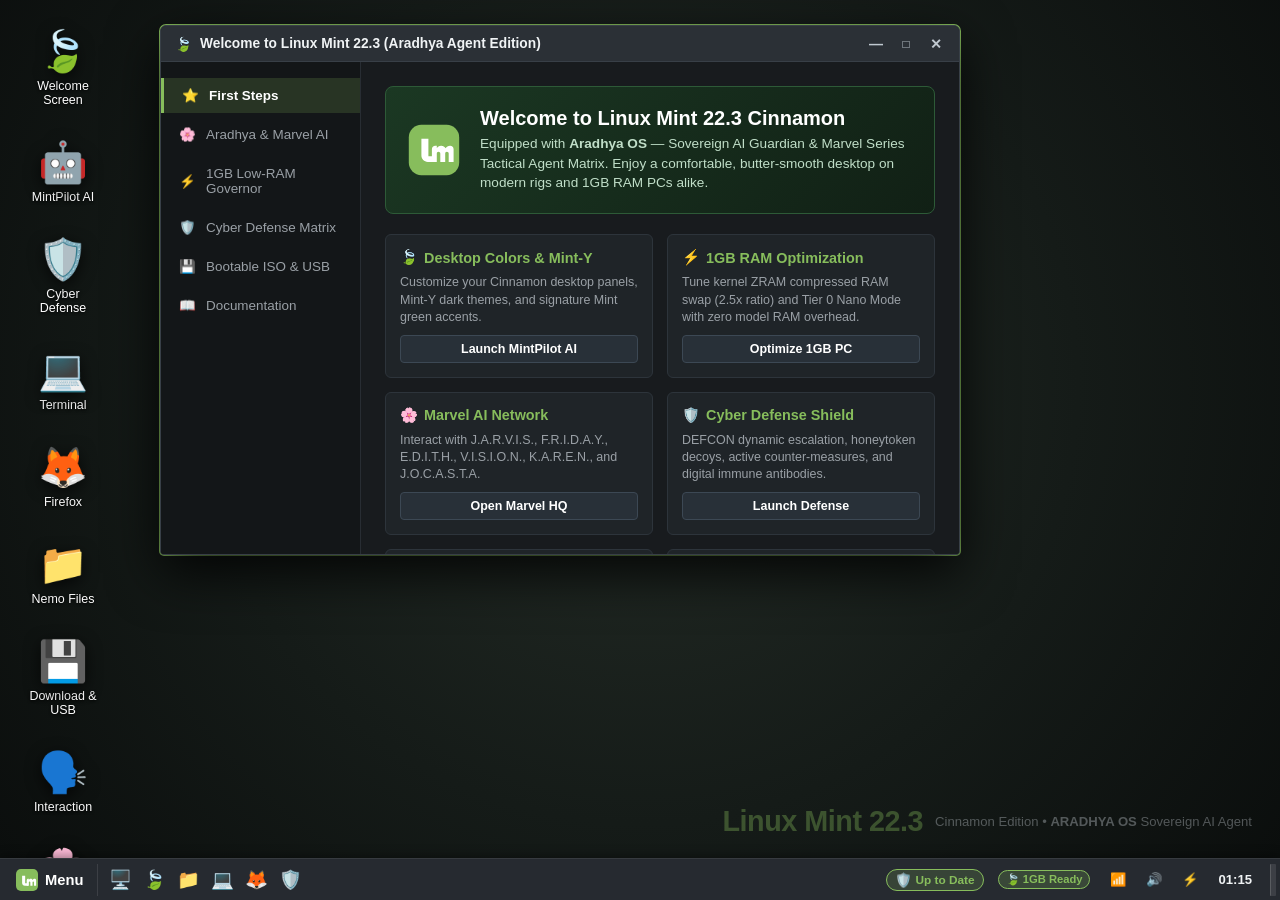
<file: docs/index.html>
<!DOCTYPE html>
<html lang="en">
<head>
  <meta charset="UTF-8">
  <meta name="viewport" content="width=device-width, initial-scale=1.0">
  <title>Linux Mint AI Agent OS (MintPilot) — 24/7 Online Interactive Simulator</title>
  <link rel="stylesheet" href="css/cinnamon.css">
  <style>
    /* In-window mini styles for WebUI, Nemo, Browser, Security */
    .webui-container { display: flex; flex-direction: column; height: 100%; background: #121513; }
    .webui-header { background: #1c221e; border-bottom: 1px solid #2e3a33; padding: 10px 16px; display: flex; justify-content: space-between; align-items: center; }
    .webui-history { flex: 1; overflow-y: auto; padding: 14px; display: flex; flex-direction: column; gap: 10px; }
    .webui-msg { max-width: 80%; padding: 10px 14px; border-radius: 10px; font-size: 0.85rem; line-height: 1.45; }
    .webui-msg.user { align-self: flex-end; background: #27ae60; color: #fff; border-bottom-right-radius: 2px; }
    .webui-msg.agent { align-self: flex-start; background: #1c221e; border: 1px solid #2e3a33; border-bottom-left-radius: 2px; }
    .webui-input-bar { display: flex; gap: 8px; background: #1c221e; padding: 10px; border-top: 1px solid #2e3a33; }
    .webui-input-bar input { flex: 1; background: transparent; border: 1px solid #2e3a33; padding: 8px 12px; border-radius: 6px; color: #fff; outline: none; }
    .webui-input-bar button { background: #2ecc71; color: #121513; border: none; padding: 8px 16px; border-radius: 6px; font-weight: bold; cursor: pointer; }

    /* Nemo Browser */
    .nemo-container { display: flex; height: 100%; background: #1a1c1e; }
    .nemo-sidebar { width: 160px; background: #141618; border-right: 1px solid #282c30; padding: 12px 8px; font-size: 0.82rem; }
    .nemo-item { padding: 6px 10px; border-radius: 4px; cursor: pointer; color: #ccc; margin-bottom: 2px; }
    .nemo-item:hover, .nemo-item.active { background: rgba(135, 207, 62, 0.2); color: #87cf3e; }
    .nemo-files { flex: 1; padding: 16px; display: grid; grid-template-columns: repeat(auto-fill, minmax(90px, 1fr)); gap: 12px; overflow-y: auto; }
    .file-icon { text-align: center; cursor: pointer; padding: 8px 4px; border-radius: 6px; }
    .file-icon:hover { background: rgba(255, 255, 255, 0.1); }
    .file-icon .ico { font-size: 2rem; margin-bottom: 4px; }
    .file-icon .name { font-size: 0.75rem; color: #fff; word-break: break-all; }

    /* Browser Window */
    .browser-bar { background: #23272a; padding: 8px 12px; border-bottom: 1px solid #33393d; display: flex; gap: 8px; align-items: center; }
    .browser-bar input { flex: 1; background: #181b1d; border: 1px solid #33393d; border-radius: 20px; padding: 6px 14px; color: #fff; font-size: 0.85rem; outline: none; }

    /* Security Window */
    .sec-dash { padding: 18px; height: 100%; overflow-y: auto; background: #15181a; color: #fff; }
    .sec-card { background: #1e2225; border: 1px solid #2d3338; border-radius: 8px; padding: 16px; margin-bottom: 16px; }
    .btn-green { background: #2ecc71; color: #000; border: none; padding: 6px 12px; border-radius: 5px; font-weight: bold; cursor: pointer; }
    .btn-red { background: #e74c3c; color: #fff; border: none; padding: 6px 12px; border-radius: 5px; font-weight: bold; cursor: pointer; }
    /* Download & Bootable USB Hub Window */
    .dl-hub { padding: 16px; height: 100%; overflow-y: auto; background: #131719; color: #fff; display: flex; flex-direction: column; gap: 14px; box-sizing: border-box; }
    .dl-hero { background: linear-gradient(135deg, #1b263b 0%, #0d1b2a 100%); border: 1px solid #2b3d52; border-radius: 8px; padding: 14px 18px; display: flex; justify-content: space-between; align-items: center; flex-wrap: wrap; gap: 12px; }
    .dl-badges { display: flex; gap: 8px; flex-wrap: wrap; margin-top: 6px; }
    .dl-badge { background: rgba(0, 180, 216, 0.15); border: 1px solid #00b4d8; color: #90e0ef; padding: 2px 8px; border-radius: 12px; font-size: 0.72rem; font-weight: bold; }
    .dl-nav { display: flex; gap: 6px; border-bottom: 1px solid #273036; padding-bottom: 8px; overflow-x: auto; }
    .dl-tab-btn { background: #1a2024; color: #aaa; border: 1px solid #2a343b; border-radius: 6px; padding: 6px 12px; font-size: 0.78rem; cursor: pointer; white-space: nowrap; transition: 0.2s; }
    .dl-tab-btn:hover { background: #232c32; color: #fff; }
    .dl-tab-btn.active { background: #0077b6; color: #fff; border-color: #0096c7; font-weight: bold; }
    .dl-tab-pane { display: none; flex-direction: column; gap: 12px; }
    .dl-tab-pane.active { display: flex; }
    .dl-card { background: #181d20; border: 1px solid #283138; border-radius: 8px; padding: 14px; }
    .dl-card h4 { margin: 0 0 8px 0; font-size: 0.95rem; color: #90e0ef; display: flex; align-items: center; gap: 6px; }
    .dl-btn-primary { background: #0096c7; color: #fff; padding: 9px 18px; border-radius: 6px; text-decoration: none; font-weight: bold; display: inline-flex; align-items: center; gap: 8px; font-size: 0.85rem; border: none; cursor: pointer; }
    .dl-btn-primary:hover { background: #00b4d8; }
    .dl-btn-secondary { background: #27323a; color: #fff; padding: 7px 14px; border-radius: 6px; text-decoration: none; font-size: 0.8rem; border: 1px solid #3d4c57; cursor: pointer; display: inline-flex; align-items: center; gap: 6px; }
    .dl-btn-secondary:hover { background: #33424d; }
    .dl-code-box { background: #0b0e10; border: 1px solid #21282e; border-radius: 6px; padding: 10px 12px; font-family: monospace; font-size: 0.82rem; color: #70d6ff; display: flex; justify-content: space-between; align-items: center; word-break: break-all; }
    .dl-copy-btn { background: #232c32; border: 1px solid #3c4953; color: #fff; padding: 3px 8px; border-radius: 4px; font-size: 0.72rem; cursor: pointer; flex-shrink: 0; margin-left: 8px; }
    .dl-copy-btn:hover { background: #34424c; }
    .dl-table { width: 100%; border-collapse: collapse; font-size: 0.8rem; margin-top: 8px; }
    .dl-table th, .dl-table td { border: 1px solid #27323a; padding: 8px 10px; text-align: left; }
    .dl-table th { background: #1c2328; color: #90e0ef; }
    .dl-table tr:nth-child(even) { background: #14181b; }
    /* User Interaction Options Window */
    .interact-hub { padding: 16px; height: 100%; overflow-y: auto; background: #131719; color: #fff; display: flex; flex-direction: column; gap: 14px; box-sizing: border-box; }
    .interact-hero { background: linear-gradient(135deg, #2b1b38 0%, #171120 100%); border: 1px solid #4a2b66; border-radius: 8px; padding: 14px 18px; display: flex; justify-content: space-between; align-items: center; flex-wrap: wrap; gap: 12px; }
    .interact-grid { display: grid; grid-template-columns: 1fr 1fr; gap: 14px; }
    .interact-card { background: #181d20; border: 1px solid #283138; border-radius: 8px; padding: 14px; display: flex; flex-direction: column; gap: 10px; }
    .interact-card h4 { margin: 0; font-size: 0.95rem; color: #d6a4e8; display: flex; align-items: center; gap: 6px; }
    .option-pills { display: flex; gap: 6px; flex-wrap: wrap; }
    .option-pill { background: #1a2024; color: #aaa; border: 1px solid #2a343b; border-radius: 6px; padding: 6px 12px; font-size: 0.78rem; cursor: pointer; transition: 0.2s; }
    .option-pill:hover { background: #232c32; color: #fff; }
    .option-pill.active { background: #8e44ad; color: #fff; border-color: #9b59b6; font-weight: bold; }
    .desc-text { font-size: 0.8rem; color: #9aa0a6; line-height: 1.45; margin: 0; }
  </style>
</head>
<body>

  <!-- Desktop Canvas -->
  <div id="desktop">

    <!-- Authentic Centered Linux Mint Wallpaper Emblem -->
    <div class="mint-desktop-center-logo">
      <svg viewBox="0 0 240 240" fill="none" xmlns="http://www.w3.org/2000/svg">
        <circle cx="120" cy="120" r="108" fill="#18201a" stroke="#87bd5c" stroke-width="4" stroke-opacity="0.6"/>
        <rect x="52" y="52" width="136" height="136" rx="32" fill="#87bd5c"/>
        <path d="M78 82 V142 C78 152 86 160 96 160 H124 V138 H102 V82 H78 Z" fill="#ffffff"/>
        <path d="M124 104 C116 104 110 110 110 118 V160 H132 V124 C132 120 135 117 139 117 C143 117 146 120 146 124 V160 H168 V124 C168 120 171 117 175 117 C179 117 182 120 182 124 V160 H204 V118 C204 110 198 104 190 104 C182 104 176 108 172 114 C168 108 162 104 154 104 C146 104 140 108 136 114 V104 H124 Z" fill="#ffffff"/>
      </svg>
      <h1>Linux Mint</h1>
      <p>22.3 Cinnamon • Aradhya Sovereign Agent OS</p>
    </div>

    <!-- OS Watermark -->
    <div class="os-watermark">
      <h2>Linux Mint 22.3</h2>
      <p>Cinnamon Edition • <strong>ARADHYA OS</strong> Sovereign AI Agent</p>
    </div>

    <!-- Desktop Icons Grid -->
    <div class="desktop-icons">
      <div class="desktop-icon" data-app="welcome">
        <div class="icon-img">🍃</div>
        <div class="icon-label">Welcome Screen</div>
      </div>
      <div class="desktop-icon" data-app="webui">
        <div class="icon-img">🤖</div>
        <div class="icon-label">MintPilot AI</div>
      </div>
      <div class="desktop-icon" data-app="security">
        <div class="icon-img">🛡️</div>
        <div class="icon-label">Cyber Defense</div>
      </div>
      <div class="desktop-icon" data-app="terminal">
        <div class="icon-img">💻</div>
        <div class="icon-label">Terminal</div>
      </div>
      <div class="desktop-icon" data-app="browser">
        <div class="icon-img">🦊</div>
        <div class="icon-label">Firefox</div>
      </div>
      <div class="desktop-icon" data-app="nemo">
        <div class="icon-img">📁</div>
        <div class="icon-label">Nemo Files</div>
      </div>
      <div class="desktop-icon" data-app="download">
        <div class="icon-img">💾</div>
        <div class="icon-label">Download & USB</div>
      </div>
      <div class="desktop-icon" data-app="interaction">
        <div class="icon-img">🗣️</div>
        <div class="icon-label">Interaction</div>
      </div>
      <div class="desktop-icon" data-app="marvel">
        <div class="icon-img">🌸</div>
        <div class="icon-label">Marvel HQ</div>
      </div>
      <div class="desktop-icon" data-app="founder-replica" title="The Founder & Replica Enterprise Suite">
        <div class="icon-img">🚀</div>
        <div class="icon-label">Founder & Replica</div>
      </div>
      <div class="desktop-icon" data-app="harold-os" title="Harold OS Agent-Native Workstation">
        <div class="icon-img">🎩</div>
        <div class="icon-label">Harold OS</div>
      </div>
      <div class="desktop-icon" data-app="remote-access" title="Mobile Remote Companion & QR Pairing Hub">
        <div class="icon-img">📱</div>
        <div class="icon-label">Remote Mobile</div>
      </div>
      <div class="desktop-icon" onclick="AgentSimulator.toggleStarkHUD()" title="Press 'H' to launch Iron Man Visor HUD">
        <div class="icon-img">🕶️</div>
        <div class="icon-label">Visor HUD [H]</div>
      </div>
      <div class="desktop-icon" onclick="AgentSimulator.openGoalModal()" title="Antigravity Autonomous Goal Engine (/goal)">
        <div class="icon-img">🚀</div>
        <div class="icon-label">Goal Engine</div>
      </div>
      <div class="desktop-icon" onclick="AgentSimulator.runMorningBriefing()" title="Jarvis Daily Morning Briefing">
        <div class="icon-img">☀️</div>
        <div class="icon-label">Morning Brief</div>
      </div>
    </div>

    <!-- ==================== WINDOW 0: WELCOME TO LINUX MINT ==================== -->
    <div id="win-welcome" class="window active" data-icon="🍃" style="top: 25px; left: 160px; width: 800px; height: 530px; display: flex;">
      <div class="window-titlebar">
        <div class="window-title">
          <span>🍃</span> <span>Welcome to Linux Mint 22.3 (Aradhya Agent Edition)</span>
        </div>
        <div class="window-controls">
          <button class="win-btn win-minimize" onclick="WindowManager.minimizeWindow('win-welcome')" title="Minimize">—</button>
          <button class="win-btn win-maximize" onclick="WindowManager.maximizeWindow('win-welcome')" title="Maximize">□</button>
          <button class="win-btn win-close" onclick="WindowManager.closeWindow('win-welcome')" title="Close">✕</button>
        </div>
      </div>
      <div class="window-body">
        <div class="welcome-container">
          <div class="welcome-sidebar">
            <div class="welcome-nav-item active" onclick="AgentSimulator.switchWelcomeTab('first-steps', this)">
              <span>⭐</span> First Steps
            </div>
            <div class="welcome-nav-item" onclick="AgentSimulator.switchWelcomeTab('aradhya-ai', this)">
              <span>🌸</span> Aradhya & Marvel AI
            </div>
            <div class="welcome-nav-item" onclick="AgentSimulator.switchWelcomeTab('nano-1gb', this)">
              <span>⚡</span> 1GB Low-RAM Governor
            </div>
            <div class="welcome-nav-item" onclick="AgentSimulator.switchWelcomeTab('cyber-defense', this)">
              <span>🛡️</span> Cyber Defense Matrix
            </div>
            <div class="welcome-nav-item" onclick="AgentSimulator.switchWelcomeTab('bootable-iso', this)">
              <span>💾</span> Bootable ISO & USB
            </div>
            <div class="welcome-nav-item" onclick="AgentSimulator.switchWelcomeTab('documentation', this)">
              <span>📖</span> Documentation
            </div>
          </div>
          <div class="welcome-content" id="welcomeContent">
            <!-- Hero Banner -->
            <div class="welcome-hero">
              <svg class="welcome-hero-logo" viewBox="0 0 40 40" fill="none">
                <rect width="36" height="36" x="2" y="2" rx="9" fill="#87bd5c"/>
                <path d="M11 12 V24 C11 26.5 13 28.5 15.5 28.5 H21 V24.5 H16 V12 H11 Z" fill="#ffffff"/>
                <path d="M21 17 C19.5 17 18.5 18 18.5 19.5 V28.5 H22 V22.5 C22 21.8 22.5 21.3 23.2 21.3 C23.9 21.3 24.5 21.8 24.5 22.5 V28.5 H28 V22.5 C28 21.8 28.5 21.3 29.2 21.3 C29.9 21.3 30.5 21.8 30.5 22.5 V28.5 H34 V19.5 C34 18 33 17 31.5 17 C30 17 29 17.8 28.3 18.8 C27.6 17.8 26.6 17 25.1 17 C23.6 17 22.6 17.8 22 18.8 V17 H21 Z" fill="#ffffff"/>
              </svg>
              <div>
                <h3>Welcome to Linux Mint 22.3 Cinnamon</h3>
                <p>Equipped with <strong>Aradhya OS</strong> — Sovereign AI Guardian & Marvel Series Tactical Agent Matrix. Enjoy a comfortable, butter-smooth desktop on modern rigs and 1GB RAM PCs alike.</p>
              </div>
            </div>

            <!-- Welcome Cards Grid -->
            <div class="welcome-grid">
              <div class="welcome-card">
                <h4><span>🍃</span> Desktop Colors & Mint-Y</h4>
                <p>Customize your Cinnamon desktop panels, Mint-Y dark themes, and signature Mint green accents.</p>
                <button class="welcome-btn" onclick="WindowManager.openApp('webui')">Launch MintPilot AI</button>
              </div>
              <div class="welcome-card">
                <h4><span>⚡</span> 1GB RAM Optimization</h4>
                <p>Tune kernel ZRAM compressed RAM swap (2.5x ratio) and Tier 0 Nano Mode with zero model RAM overhead.</p>
                <button class="welcome-btn" onclick="AgentSimulator.sendWebUIMessage('optimize for 1gb')">Optimize 1GB PC</button>
              </div>
              <div class="welcome-card">
                <h4><span>🌸</span> Marvel AI Network</h4>
                <p>Interact with J.A.R.V.I.S., F.R.I.D.A.Y., E.D.I.T.H., V.I.S.I.O.N., K.A.R.E.N., and J.O.C.A.S.T.A.</p>
                <button class="welcome-btn" onclick="WindowManager.openApp('marvel')">Open Marvel HQ</button>
              </div>
              <div class="welcome-card">
                <h4><span>🛡️</span> Cyber Defense Shield</h4>
                <p>DEFCON dynamic escalation, honeytoken decoys, active counter-measures, and digital immune antibodies.</p>
                <button class="welcome-btn" onclick="WindowManager.openApp('security')">Launch Defense</button>
              </div>
              <div class="welcome-card">
                <h4><span>💾</span> Download Bootable ISO</h4>
                <p>Create a bootable USB drive using Ventoy, Rufus, or BalenaEtcher with live offline installer.</p>
                <button class="welcome-btn" onclick="WindowManager.openApp('download')">Download ISO</button>
              </div>
              <div class="welcome-card">
                <h4><span>🔄</span> Update Manager</h4>
                <p>Keep your system and Aradhya Agent OS fully updated with 1-click in-place Git upgrades.</p>
                <button class="welcome-btn" onclick="AgentSimulator.openUpgradeModal()">Open Update Manager</button>
              </div>
            </div>
          </div>
        </div>
      </div>
    </div>

    <!-- ==================== WINDOW 1: OPEN WEBUI ==================== -->
    <div id="win-webui" class="window" data-icon="🤖" style="top: 50px; left: 190px; width: 720px; height: 500px; display: none;">
      <div class="window-titlebar">
        <div class="window-title">
          <span>🤖</span> <span>MintPilot Open WebUI & Defense</span>
        </div>
        <div class="window-controls">
          <button class="win-btn win-minimize" onclick="WindowManager.minimizeWindow('win-webui')" title="Minimize">—</button>
          <button class="win-btn win-maximize" onclick="WindowManager.maximizeWindow('win-webui')" title="Maximize">□</button>
          <button class="win-btn win-close" onclick="WindowManager.closeWindow('win-webui')" title="Close">✕</button>
        </div>
      </div>
      <div class="window-body">
        <div class="webui-container">
          <div class="webui-header">
            <div style="font-weight: bold; font-size: 0.9rem; color: #2ecc71;">MintPilot v1.0 [Cyber Defense & AI]</div>
            <div style="display: flex; gap: 8px; align-items: center; flex-wrap: wrap;">
              <div id="simDefconBadge" onclick="AgentSimulator.sendWebUIMessage('defcon')" style="cursor:pointer; background:#2c1b1b; border:1px solid #e74c3c; color:#ff6b6b; padding:2px 8px; border-radius:10px; font-size:0.75rem; font-weight:bold;">🚨 DEFCON 2: ELEVATED</div>
              <div id="simImmuneBadge" onclick="AgentSimulator.openImmuneModal()" style="cursor:pointer; background:#1b2438; border:1px solid #3498db; color:#70d6ff; padding:2px 8px; border-radius:10px; font-size:0.75rem; font-weight:bold;">🧬 Immune: 95% (A+)</div>
              <div id="simAiModelBadge" onclick="AgentSimulator.openModelModal()" style="cursor:pointer; background:#1b263b; border:1px solid #00b4d8; color:#90e0ef; padding:2px 8px; border-radius:10px; font-size:0.75rem; font-weight:bold;">🧠 AI: Qwen 0.5B [OFFLINE]</div>
              <div id="simMarvelBadge" onclick="AgentSimulator.openMarvelModal()" style="cursor:pointer; background:#102227; border:1px solid #00d2d3; color:#00d2d3; padding:2px 8px; border-radius:10px; font-size:0.75rem; font-weight:bold;" title="Click to switch Marvel Agent Persona">🤖 JARVIS [STARK]</div>
              <button id="simVoiceWakeBtn" onclick="AgentSimulator.toggleVoiceRecognition()" style="background: linear-gradient(135deg, #00cec9, #0984e3); color:#000; border:none; padding:2px 10px; border-radius:10px; font-size:0.75rem; font-weight:bold; cursor:pointer; display:flex; align-items:center; gap:4px; box-shadow:0 0 8px rgba(0,206,201,0.5);" title="Speak to J.A.R.V.I.S., F.R.I.D.A.Y., or E.D.I.T.H. via Microphone">🎙️ <span id="simVoiceWakeText">Voice Wake</span></button>
              <button style="background:#b71540; color:#fff; border:none; padding:2px 8px; border-radius:10px; font-size:0.75rem; font-weight:bold; cursor:pointer;" onclick="AgentSimulator.openMarvelModal()">⚡ Stark Protocols</button>
              <button id="simVisorHudBtn" onclick="AgentSimulator.toggleStarkHUD()" style="background: linear-gradient(135deg, #00d2d3, #0984e3); color:#000; border:none; padding:2px 10px; border-radius:10px; font-size:0.75rem; font-weight:bold; cursor:pointer; display:flex; align-items:center; gap:4px; box-shadow:0 0 10px rgba(0,210,211,0.6);" title="Press 'H' or Click to Launch Iron Man Visor Tactical HUD">🕶️ Visor HUD</button>
              <div id="simSmoothBadge" onclick="AgentSimulator.openSmoothnessModal()" style="cursor:pointer; background:#1b382b; border:1px solid #2ecc71; color:#2ecc71; padding:2px 8px; border-radius:10px; font-size:0.75rem; font-weight:bold;">🍃 Smooth: 100% (A+)</div>
              <button style="background:#2d6a4f; color:#d8f3dc; border:none; padding:2px 8px; border-radius:10px; font-size:0.75rem; cursor:pointer;" onclick="AgentSimulator.openUpgradeModal()">🔄 Upgrade Mint OS</button>
              <button style="background:#0077b6; color:#fff; border:none; padding:2px 10px; border-radius:10px; font-size:0.75rem; font-weight:bold; cursor:pointer;" onclick="WindowManager.openApp('download')">💾 Download ISO / USB</button>
              <div id="simVoiceBadge" onclick="AgentSimulator.toggleVoice()" style="cursor:pointer; background:#1b382b; border:1px solid #2ecc71; color:#2ecc71; padding:2px 8px; border-radius:10px; font-size:0.75rem; font-weight:bold;" title="Click to toggle Spoken Voice Feedback">🎙️ Voice: ON (Default)</div>
              <div id="simStyleBadge" onclick="AgentSimulator.cycleStyle()" style="cursor:pointer; background:#1b2a38; border:1px solid #3498db; color:#70d6ff; padding:2px 8px; border-radius:10px; font-size:0.75rem; font-weight:bold;" title="Click to cycle Persona Style">💬 Style: Normal</div>
              <div id="simProactiveBadge" onclick="AgentSimulator.cycleProactivity()" style="cursor:pointer; background:#282b1b; border:1px solid #f1c40f; color:#f9e79f; padding:2px 8px; border-radius:10px; font-size:0.75rem; font-weight:bold;" title="Click to cycle Proactivity">🔔 Proactive: Balanced</div>
              <button style="background:#5e227f; color:#f3e8ff; border:none; padding:2px 8px; border-radius:10px; font-size:0.75rem; cursor:pointer;" onclick="WindowManager.openApp('interaction')">🗣️ Interaction Options</button>
              <span id="webuiRamBadge" style="font-size: 0.75rem; color: #9aa0a6;">RAM: 58%</span>
              <div id="webuiModePill" onclick="AgentSimulator.toggleWebUIMode()" style="cursor:pointer; background: rgba(231,76,60,0.2); color:#ff6b6b; border: 1px solid #ff6b6b; padding: 2px 10px; border-radius: 12px; font-size: 0.75rem; font-weight: bold;">
                ⚡ TURBO MODE (Autonomous)
              </div>
            </div>
          </div>
          <div class="webui-history" id="webuiHistory">
            <div class="webui-msg agent">
              <div style="font-size:0.75rem; color:#8cd9aa; margin-bottom:4px; font-style:italic;">🧠 MintPilot Cyber Guardian initialized on Linux Mint 22.3.</div>
              Hello! I am MintPilot, your offline autonomous laptop controller and cybersecurity protector. 
              I completely protect your PC, dynamically adapt defenses to threats, counter myself if anomalies occur, and maintain digital immune memory to prepare against future attacks.
            </div>
          </div>
          <div style="padding: 6px 12px; display: flex; gap: 6px; overflow-x: auto; background: #161a17;">
            <button class="btn-sm" style="background:#1b382b; border:1px solid #2ecc71; color:#2ecc71; padding:3px 10px; border-radius:10px; font-size:0.72rem; font-weight:bold; cursor:pointer;" onclick="AgentSimulator.setModality('voice'); AgentSimulator.sendWebUIMessage('voice mode');">🎙️ Voice Mode (Default)</button>
            <button class="btn-sm" style="background:#1b263b; border:1px solid #00b4d8; color:#90e0ef; padding:3px 10px; border-radius:10px; font-size:0.72rem; font-weight:bold; cursor:pointer;" onclick="AgentSimulator.setModality('text'); AgentSimulator.sendWebUIMessage('text mode');">⌨️ Text Mode (Silent)</button>
            <button class="btn-sm" style="background:#222; border:1px solid #333; color:#70d6ff; padding:3px 8px; border-radius:10px; font-size:0.72rem; cursor:pointer;" onclick="AgentSimulator.sendWebUIMessage('immune status')">🧬 Immune System</button>
            <button class="btn-sm" style="background:#222; border:1px solid #333; color:#00b4d8; padding:3px 8px; border-radius:10px; font-size:0.72rem; cursor:pointer;" onclick="AgentSimulator.sendWebUIMessage('harden future')">🛡️ Harden Future</button>
            <button class="btn-sm" style="background:#222; border:1px solid #333; color:#e74c3c; padding:3px 8px; border-radius:10px; font-size:0.72rem; cursor:pointer;" onclick="AgentSimulator.sendWebUIMessage('defcon')">🚨 DEFCON Posture</button>
            <button class="btn-sm" style="background:#222; border:1px solid #333; color:#2ecc71; padding:3px 8px; border-radius:10px; font-size:0.72rem; cursor:pointer;" onclick="AgentSimulator.sendWebUIMessage('security status')">🛡️ Security Status</button>
            <button class="btn-sm" style="background:#222; border:1px solid #333; color:#9b59b6; padding:3px 8px; border-radius:10px; font-size:0.72rem; cursor:pointer;" onclick="AgentSimulator.sendWebUIMessage('counter threats')">⚔️ Counter Threats</button>
            <button class="btn-sm" style="background:#222; border:1px solid #333; color:#e67e22; padding:3px 8px; border-radius:10px; font-size:0.72rem; cursor:pointer;" onclick="AgentSimulator.sendWebUIMessage('circuit breaker')">🛑 Circuit Breaker</button>
            <button class="btn-sm" style="background:#222; border:1px solid #333; color:#d35400; padding:3px 8px; border-radius:10px; font-size:0.72rem; cursor:pointer;" onclick="AgentSimulator.sendWebUIMessage('rollback')">⏮️ Rollback</button>
            <button class="btn-sm" style="background:#222; border:1px solid #333; color:#3498db; padding:3px 8px; border-radius:10px; font-size:0.72rem; cursor:pointer;" onclick="AgentSimulator.openModelModal()">🧠 Change AI</button>
            <button class="btn-sm" style="background:#222; border:1px solid #333; color:#2ecc71; padding:3px 8px; border-radius:10px; font-size:0.72rem; cursor:pointer;" onclick="AgentSimulator.openSmoothnessModal()">🍃 Smoothness Audit</button>
            <button class="btn-sm" style="background:#222; border:1px solid #333; color:#f39c12; padding:3px 8px; border-radius:10px; font-size:0.72rem; cursor:pointer;" onclick="AgentSimulator.sendWebUIMessage('check update')">🔄 Check Update</button>
            <button class="btn-sm" style="background:#222; border:1px solid #333; color:#e74c3c; padding:3px 8px; border-radius:10px; font-size:0.72rem; cursor:pointer;" onclick="AgentSimulator.sendWebUIMessage('lockdown')">🚨 Lockdown</button>
            <button class="btn-sm" style="background:#0077b6; border:1px solid #0096c7; color:#fff; padding:3px 10px; border-radius:10px; font-size:0.72rem; font-weight:bold; cursor:pointer;" onclick="WindowManager.openApp('download')">💾 Download & Bootable USB</button>
            <button class="btn-sm" style="background:#102227; border:1px solid #00d2d3; color:#00d2d3; padding:3px 8px; border-radius:10px; font-size:0.72rem; cursor:pointer;" onclick="AgentSimulator.switchPersona('jarvis')">🤖 J.A.R.V.I.S.</button>
            <button class="btn-sm" style="background:#2b1016; border:1px solid #ff4757; color:#ff4757; padding:3px 8px; border-radius:10px; font-size:0.72rem; cursor:pointer;" onclick="AgentSimulator.switchPersona('friday')">⚡ F.R.I.D.A.Y.</button>
            <button class="btn-sm" style="background:#102029; border:1px solid #00b4d8; color:#00b4d8; padding:3px 8px; border-radius:10px; font-size:0.72rem; cursor:pointer;" onclick="AgentSimulator.switchPersona('edith')">🕶️ E.D.I.T.H.</button>
            <button class="btn-sm" style="background:#272410; border:1px solid #f1c40f; color:#f1c40f; padding:3px 8px; border-radius:10px; font-size:0.72rem; cursor:pointer;" onclick="AgentSimulator.switchPersona('vision')">💎 V.I.S.I.O.N.</button>
            <button class="btn-sm" style="background:#2b1414; border:1px solid #ff6b6b; color:#ff6b6b; padding:3px 8px; border-radius:10px; font-size:0.72rem; cursor:pointer;" onclick="AgentSimulator.switchPersona('karen')">🕷️ K.A.R.E.N.</button>
            <button class="btn-sm" style="background:#3b141e; border:1px solid #e74c3c; color:#ff9f43; padding:3px 8px; border-radius:10px; font-size:0.72rem; cursor:pointer;" onclick="AgentSimulator.sendWebUIMessage('engage house party protocol')">🚀 House Party</button>
            <button class="btn-sm" style="background:#1e3b2e; border:1px solid #2ecc71; color:#2ecc71; padding:3px 8px; border-radius:10px; font-size:0.72rem; cursor:pointer;" onclick="AgentSimulator.sendWebUIMessage('clean slate protocol')">🧹 Clean Slate</button>
            <button class="btn-sm" style="background:#3b2a14; border:1px solid #f39c12; color:#f1c40f; padding:3px 8px; border-radius:10px; font-size:0.72rem; cursor:pointer;" onclick="AgentSimulator.sendWebUIMessage('veronica protocol')">🛡️ Veronica Armor</button>
            <button class="btn-sm" style="background:#4a1420; border:1px solid #ff4757; color:#ff4757; padding:3px 8px; border-radius:10px; font-size:0.72rem; cursor:pointer;" onclick="AgentSimulator.sendWebUIMessage('instant kill mode')">⚔️ Instant Kill</button>
            <button class="btn-sm" style="background:#222; border:1px solid #333; color:#d6a4e8; padding:3px 8px; border-radius:10px; font-size:0.72rem; cursor:pointer;" onclick="AgentSimulator.toggleVoice()">🎙️ Toggle Voice</button>
            <button class="btn-sm" style="background:#222; border:1px solid #333; color:#70d6ff; padding:3px 8px; border-radius:10px; font-size:0.72rem; cursor:pointer;" onclick="AgentSimulator.sendWebUIMessage('concise mode')">💬 Concise Mode</button>
            <button class="btn-sm" style="background:#222; border:1px solid #333; color:#a8dadc; padding:3px 8px; border-radius:10px; font-size:0.72rem; cursor:pointer;" onclick="AgentSimulator.sendWebUIMessage('detailed mode')">📖 Detailed Mentor</button>
            <button class="btn-sm" style="background:#222; border:1px solid #333; color:#f9e79f; padding:3px 8px; border-radius:10px; font-size:0.72rem; cursor:pointer;" onclick="AgentSimulator.sendWebUIMessage('proactive mode')">🔔 Ambient Copilot</button>
          </div>
          <div class="webui-input-bar">
            <input type="text" id="webuiInput" placeholder="Ask MintPilot to defend PC or control laptop (e.g. 'security status', 'scan threats', 'volume 50%')...">
            <button id="webuiSendBtn">Send</button>
          </div>
        </div>
      </div>
    </div>

    <!-- ==================== WINDOW 2: CYBER DEFENSE GUARDIAN ==================== -->
    <div id="win-security" class="window" data-icon="🛡️" style="top: 70px; left: 220px; width: 680px; height: 460px; display: none;">
      <div class="window-titlebar">
        <div class="window-title">
          <span>🛡️</span> <span>MintPilot Cyber Defense Guardian & Threat Radar</span>
        </div>
        <div class="window-controls">
          <button class="win-btn win-minimize" onclick="WindowManager.minimizeWindow('win-security')">−</button>
          <button class="win-btn win-maximize" onclick="WindowManager.maximizeWindow('win-security')">□</button>
          <button class="win-btn win-close" onclick="WindowManager.closeWindow('win-security')">×</button>
        </div>
      </div>
      <div class="window-body">
        <div class="sec-dash">
          <div class="sec-card" style="display:flex; justify-content:space-between; align-items:center;">
            <div>
              <h2 style="color:#2ecc71; font-size:1.2rem; margin-bottom:4px;">Cybersecurity Posture: 92/100 (Hardened)</h2>
              <p style="color:#aaa; font-size:0.85rem;">Continuous real-time threat monitoring, active countermeasures & self-governance active.</p>
              <div style="display:flex; gap:8px; margin-top:10px; flex-wrap:wrap;">
                <button class="btn-green" onclick="AgentSimulator.sendWebUIMessage('scan threats')">🔍 Threat Scan</button>
                <button class="btn-sm" style="background:#8e44ad; color:#fff; border:none; padding:5px 10px; border-radius:4px; font-size:0.8rem; cursor:pointer;" onclick="AgentSimulator.sendWebUIMessage('counter threats')">⚔️ Active Counter</button>
                <button class="btn-sm" style="background:#2980b9; color:#fff; border:none; padding:5px 10px; border-radius:4px; font-size:0.8rem; cursor:pointer;" onclick="AgentSimulator.sendWebUIMessage('deploy decoys')">🪤 Canary Decoys</button>
                <button class="btn-sm" style="background:#d35400; color:#fff; border:none; padding:5px 10px; border-radius:4px; font-size:0.8rem; cursor:pointer;" onclick="AgentSimulator.sendWebUIMessage('rollback')">⏮️ Rollback</button>
                <button class="btn-red" onclick="AgentSimulator.sendWebUIMessage('lockdown')">🚨 Lockdown</button>
              </div>
            </div>
            <div style="width:70px; height:70px; border-radius:50%; border:5px solid #2ecc71; display:flex; align-items:center; justify-content:center; font-weight:bold; font-size:1.3rem; color:#2ecc71;">
              92%
            </div>
          </div>

          <div class="sec-card">
            <h3 style="font-size:0.95rem; margin-bottom:10px;">🛡️ Active Protections & Self-Counter Governance:</h3>
            <div style="font-size:0.85rem; line-height:1.8; color:#ccc;">
              <div>🔥 <strong>UFW Firewall Shield:</strong> <span style="color:#2ecc71;">ACTIVE (Default Deny Incoming)</span></div>
              <div>🔒 <strong>Anti-Tamper Cryptographic Tripwire:</strong> <span style="color:#2ecc71;">✓ Verified Intact (SHA-256)</span></div>
              <div>⚔️ <strong>Socket Disruption:</strong> <span style="color:#2ecc71;">SEVER READY (ss -K / TCP RST)</span></div>
              <div>🪤 <strong>Canary Honeytokens:</strong> <span style="color:#2ecc71;">3 DECOYS MONITORED</span></div>
              <div>🛑 <strong>Self-Countering Circuit Breaker:</strong> <span style="color:#2ecc71;">ACTIVE (Max 12 Actions / 4 Loops)</span></div>
              <div>⚡ <strong>Autonomous Remediation:</strong> <span style="color:#2ecc71;">TURBO ACTIVE</span></div>
            </div>
          </div>

          <div class="sec-card" style="border-left: 4px solid #3498db;">
            <div style="display:flex; justify-content:space-between; align-items:center;">
              <div>
                <h3 style="font-size:0.95rem; color:#70d6ff; margin-bottom:4px;">🧬 Digital Immune Memory & Future Attack Readiness:</h3>
                <div style="font-size:0.83rem; line-height:1.7; color:#ccc;">
                  <div>• <strong>Immune Resilience:</strong> <span style="color:#2ecc71; font-weight:bold;">95/100 (A+ Adaptive)</span></div>
                  <div>• <strong>Active Antibodies:</strong> <span style="color:#70d6ff;">16 Synthesized Rules</span> (SYN Cookie, Anti-Spoof, ICMP Drop)</div>
                  <div>• <strong>Future Attack Preparation:</strong> Auto-Antibody Synthesis & Predictive Preemption Active</div>
                </div>
              </div>
              <button class="btn-sm" style="background:#0077b6; color:#fff; border:none; padding:6px 12px; border-radius:6px; cursor:pointer;" onclick="AgentSimulator.sendWebUIMessage('harden future')">🛡️ Harden Future</button>
            </div>
          </div>
        </div>
      </div>
    </div>

    <!-- ==================== WINDOW 3: TERMINAL ==================== -->
    <div id="win-terminal" class="window" data-icon="💻" style="top: 90px; left: 260px; width: 680px; height: 440px; display: none;">
      <div class="window-titlebar">
        <div class="window-title">
          <span>💻</span> <span>alpesh@mint-agent-os: ~</span>
        </div>
        <div class="window-controls">
          <button class="win-btn win-minimize" onclick="WindowManager.minimizeWindow('win-terminal')">−</button>
          <button class="win-btn win-maximize" onclick="WindowManager.maximizeWindow('win-terminal')">□</button>
          <button class="win-btn win-close" onclick="WindowManager.closeWindow('win-terminal')">×</button>
        </div>
      </div>
      <div class="window-body">
        <div class="term-body">
          <div id="termOutput" class="term-output"></div>
          <div class="term-prompt-line">
            <span class="term-prompt">alpesh@mint-agent-os:~$</span>
            <input type="text" id="termInput" class="term-input" autocomplete="off" spellcheck="false">
          </div>
        </div>
      </div>
    </div>

    <!-- ==================== WINDOW 4: FIREFOX ==================== -->
    <div id="win-browser" class="window" data-icon="🦊" style="top: 60px; left: 190px; width: 700px; height: 460px; display: none;">
      <div class="window-titlebar">
        <div class="window-title">
          <span>🦊</span> <span>Mozilla Firefox</span>
        </div>
        <div class="window-controls">
          <button class="win-btn win-minimize" onclick="WindowManager.minimizeWindow('win-browser')">−</button>
          <button class="win-btn win-maximize" onclick="WindowManager.maximizeWindow('win-browser')">□</button>
          <button class="win-btn win-close" onclick="WindowManager.closeWindow('win-browser')">×</button>
        </div>
      </div>
      <div class="window-body" style="display: flex; flex-direction: column;">
        <div class="browser-bar">
          <span style="cursor:pointer; color:#aaa;">◀</span>
          <span style="cursor:pointer; color:#aaa;">▶</span>
          <span style="cursor:pointer; color:#aaa;">🔄</span>
          <input type="text" id="browserUrl" value="https://linuxmint.com">
        </div>
        <div id="browserViewport" style="flex:1; background:#181b1d; overflow-y:auto;">
          <div style="padding: 40px; text-align: center; color: #fff;">
            <h1 style="color: #87cf3e; margin-bottom: 12px;">🍃 Linux Mint 22.3 (Zena)</h1>
            <p style="color: #ccc; max-width: 500px; margin: 0 auto 20px;">From freedom came elegance. Now supercharged with the <strong>MintPilot Autonomous AI Agent & Cyber Defense Guardian</strong>.</p>
            <div style="display:flex; justify-content:center; gap:12px;">
              <button style="background:#87cf3e; color:#121513; border:none; padding:8px 16px; border-radius:6px; font-weight:bold; cursor:pointer;" onclick="WindowManager.openApp('webui')">Launch Agent WebUI</button>
              <button style="background:#2ecc71; color:#000; border:none; padding:8px 16px; border-radius:6px; font-weight:bold; cursor:pointer;" onclick="WindowManager.openApp('security')">Cyber Defense</button>
            </div>
          </div>
        </div>
      </div>
    </div>

    <!-- ==================== WINDOW 5: NEMO FILES ==================== -->
    <div id="win-nemo" class="window" data-icon="📁" style="top: 100px; left: 220px; width: 660px; height: 420px; display: none;">
      <div class="window-titlebar">
        <div class="window-title">
          <span>📁</span> <span>Files — /home/alpesh/mint-agent-os</span>
        </div>
        <div class="window-controls">
          <button class="win-btn win-minimize" onclick="WindowManager.minimizeWindow('win-nemo')">−</button>
          <button class="win-btn win-maximize" onclick="WindowManager.maximizeWindow('win-nemo')">□</button>
          <button class="win-btn win-close" onclick="WindowManager.closeWindow('win-nemo')">×</button>
        </div>
      </div>
      <div class="window-body">
        <div class="nemo-container">
          <div class="nemo-sidebar">
            <div class="nemo-item active">📁 Home</div>
            <div class="nemo-item">📄 Documents</div>
            <div class="nemo-item">⬇️ Downloads</div>
            <div class="nemo-item">🎬 Videos</div>
            <div class="nemo-item">🎵 Music</div>
            <div class="nemo-item">🖼️ Pictures</div>
          </div>
          <div class="nemo-files">
            <div class="file-icon" onclick="WindowManager.openApp('terminal')"><div class="ico">📁</div><div class="name">agent</div></div>
            <div class="file-icon" onclick="WindowManager.openApp('webui')"><div class="ico">📁</div><div class="name">webui</div></div>
            <div class="file-icon" onclick="WindowManager.openApp('security')"><div class="ico">🛡️</div><div class="name">security</div></div>
            <div class="file-icon" onclick="WindowManager.openApp('download')"><div class="ico">💾</div><div class="name">make_bootable_usb.sh</div></div>
            <div class="file-icon" onclick="WindowManager.openApp('download')"><div class="ico">💿</div><div class="name">LinuxMint-AI-Agent.iso</div></div>
            <div class="file-icon" onclick="WindowManager.openApp('interaction')"><div class="ico">🗣️</div><div class="name">interaction_settings</div></div>
            <div class="file-icon" onclick="WindowManager.openApp('marvel')"><div class="ico">🤖</div><div class="name">stark_protocols</div></div>
            <div class="file-icon"><div class="ico">📁</div><div class="name">iso_builder</div></div>
            <div class="file-icon"><div class="ico">📁</div><div class="name">conversation</div></div>
            <div class="file-icon"><div class="ico">📁</div><div class="name">artifacts</div></div>
            <div class="file-icon"><div class="ico">📝</div><div class="name">README.md</div></div>
          </div>
        </div>
      </div>
    </div>

    <!-- ==================== WINDOW 6: DOWNLOAD & BOOTABLE USB HUB ==================== -->
    <div id="win-download" class="window" data-icon="💾" style="top: 40px; left: 160px; width: 780px; height: 530px; display: none;">
      <div class="window-titlebar">
        <div class="window-title">
          <span>💾</span> <span>Download MintPilot Agent OS & Bootable USB Creator Hub</span>
        </div>
        <div class="window-controls">
          <button class="win-btn win-minimize" onclick="WindowManager.minimizeWindow('win-download')">−</button>
          <button class="win-btn win-maximize" onclick="WindowManager.maximizeWindow('win-download')">□</button>
          <button class="win-btn win-close" onclick="WindowManager.closeWindow('win-download')">×</button>
        </div>
      </div>
      <div class="window-body">
        <div class="dl-hub">
          <!-- Hero Section -->
          <div class="dl-hero">
            <div>
              <h3 style="margin:0 0 4px 0; font-size:1.1rem; color:#fff;">Linux Mint 22.3 (Zena) LTS — AI Agent Edition</h3>
              <p style="margin:0; font-size:0.8rem; color:#9aa0a6;">Full laptop autonomous control, DEFCON cyber immune system, and offline LLM intelligence on native Mint Cinnamon.</p>
              <div class="dl-badges">
                <span class="dl-badge">💾 ISO Size: 2.8 GB</span>
                <span class="dl-badge">🧠 Qwen 0.5B Offline Bundled</span>
                <span class="dl-badge">🛡️ DEFCON Immune System</span>
                <span class="dl-badge">🍃 2GB-4GB Smooth RAM</span>
                <span class="dl-badge">⚡ UEFI & BIOS Ready</span>
              </div>
            </div>
            <a href="https://github.com/thakoralpesh3/mint-agent-os/releases" target="_blank" class="dl-btn-primary">
              ⬇️ GitHub Releases (.ISO)
            </a>
          </div>

          <!-- Nav Tabs -->
          <div class="dl-nav">
            <button class="dl-tab-btn active" onclick="AgentSimulator.switchDlTab('tab-iso', this)">📥 1. Direct ISO Download</button>
            <button class="dl-tab-btn" onclick="AgentSimulator.switchDlTab('tab-flasher', this)">🚀 2. Automated USB Flasher</button>
            <button class="dl-tab-btn" onclick="AgentSimulator.switchDlTab('tab-ventoy', this)">💽 3. Ventoy (No Flashing!)</button>
            <button class="dl-tab-btn" onclick="AgentSimulator.switchDlTab('tab-rufus', this)">⚡ 4. Rufus & BalenaEtcher</button>
            <button class="dl-tab-btn" onclick="AgentSimulator.switchDlTab('tab-bootkeys', this)">⌨️ 5. Laptop BIOS Boot Keys</button>
            <button class="dl-tab-btn" onclick="AgentSimulator.switchDlTab('tab-upgrade', this)">🔄 6. In-Place OS Upgrade</button>
          </div>

          <!-- Tab 1: ISO Download -->
          <div id="tab-iso" class="dl-tab-pane active">
            <div class="dl-card">
              <h4>📥 Download Live Installation ISO</h4>
              <p style="font-size:0.82rem; color:#ccc; margin-top:0;">Download the bootable hybrid ISO image containing Linux Mint 22.3 LTS Cinnamon pre-integrated with MintPilot Autonomous Cyber Guardian and local offline AI.</p>
              <div style="display:flex; gap:10px; align-items:center; flex-wrap:wrap; margin:12px 0;">
                <a href="https://github.com/thakoralpesh3/mint-agent-os/releases" target="_blank" class="dl-btn-primary">
                  🏷️ View Releases & ISO Downloads
                </a>
                <a href="https://github.com/thakoralpesh3/mint-agent-os#one-line-in-place-upgrade" target="_blank" class="dl-btn-secondary">
                  ⚡ 1-Line In-Place Upgrade Script
                </a>
              </div>
              <div style="margin-top:14px;">
                <div style="font-size:0.78rem; color:#888; margin-bottom:4px;">SHA-256 Checksum (Verify Integrity):</div>
                <div class="dl-code-box">
                  <span id="isoSha">e3b0c44298fc1c149afbf4c8996fb92427ae41e4649b934ca495991b7852b855</span>
                  <button class="dl-copy-btn" onclick="navigator.clipboard.writeText('e3b0c44298fc1c149afbf4c8996fb92427ae41e4649b934ca495991b7852b855'); this.innerText='Copied!';">Copy SHA-256</button>
                </div>
              </div>
            </div>
            <div class="dl-card">
              <h4>💻 Minimum System Requirements</h4>
              <table class="dl-table">
                <tr><th>Component</th><th>Minimum Requirements</th><th>Recommended Specifications</th></tr>
                <tr><td>Processor</td><td>64-bit Dual Core x86_64 @ 1.8 GHz</td><td>Intel Core i3 / AMD Ryzen 3 or higher</td></tr>
                <tr><td>RAM</td><td>2.0 GB RAM (Runs with 58% buffer)</td><td>4.0 GB+ RAM (Butter-smooth 60fps)</td></tr>
                <tr><td>Storage</td><td>20 GB Drive space</td><td>50 GB+ SSD Storage</td></tr>
                <tr><td>USB Drive</td><td>8 GB USB 2.0 Thumb Drive</td><td>16 GB+ USB 3.0 / 3.1 Thumb Drive</td></tr>
              </table>
            </div>
          </div>

          <!-- Tab 2: Automated Flasher -->
          <div id="tab-flasher" class="dl-tab-pane">
            <div class="dl-card">
              <h4>🚀 Method A: Safe Automated Terminal Flasher (Included)</h4>
              <p style="font-size:0.82rem; color:#ccc;">Our repository includes an automated interactive flasher with strict root-drive safety protection: it detects all block devices, refuses to overwrite your active root drive (<code style="color:#70d6ff;">/dev/sda</code> or <code style="color:#70d6ff;">/dev/nvme0n1</code>), confirms with double verification, writes with sync, and shows laptop boot keys.</p>
              
              <div style="margin: 10px 0;">
                <div style="font-size:0.78rem; color:#888; margin-bottom:4px;">Terminal One-Liner:</div>
                <div class="dl-code-box">
                  <span>chmod +x make_bootable_usb.sh && sudo ./make_bootable_usb.sh</span>
                  <button class="dl-copy-btn" onclick="navigator.clipboard.writeText('chmod +x make_bootable_usb.sh && sudo ./make_bootable_usb.sh'); this.innerText='Copied!';">Copy</button>
                </div>
              </div>
              <div style="display:flex; gap:10px; margin-top:12px;">
                <button class="dl-btn-secondary" onclick="AgentSimulator.simulateFlasherInTerm()">▶️ Test Flasher in Simulator Terminal</button>
              </div>
            </div>
            <div class="dl-card">
              <h4>🛡️ Built-in Safety Verifications:</h4>
              <ul style="font-size:0.8rem; color:#bbb; margin:4px 0 0 16px; line-height:1.6;">
                <li><strong>Root Drive Lockout:</strong> Resolves <code style="color:#70d6ff;">findmnt /</code> to protect the host operating system from catastrophic erasure.</li>
                <li><strong>Safe USB Filter:</strong> Lists only removable USB media (<code style="color:#70d6ff;">TRAN=usb</code>, <code style="color:#70d6ff;">RM=1</code>).</li>
                <li><strong>Explicit Confirmation:</strong> Requires typing <code style="color:#ff6b6b;">YES</code> in uppercase before writing to disk.</li>
                <li><strong>Data Buffer Flush:</strong> Employs <code style="color:#70d6ff;">conv=fdatasync</code> and executes <code style="color:#70d6ff;">sync</code> so unplugging is 100% safe.</li>
              </ul>
            </div>
          </div>

          <!-- Tab 3: Ventoy -->
          <div id="tab-ventoy" class="dl-tab-pane">
            <div class="dl-card">
              <h4>💽 Method B: Ventoy Multi-Boot (Drag & Drop — Zero Flashing!)</h4>
              <p style="font-size:0.82rem; color:#ccc;">Ventoy is the easiest and most recommended method. You never need to format or flash your USB drive again!</p>
              <ol style="font-size:0.82rem; color:#bbb; line-height:1.7; margin-left:18px;">
                <li>Download and install <strong>Ventoy</strong> once on your USB drive from <a href="https://www.ventoy.net" target="_blank" style="color:#70d6ff;">ventoy.net</a>.</li>
                <li>Copy <code style="color:#70d6ff;">LinuxMint-AI-Agent-Edition.iso</code> directly onto the USB drive alongside any other ISO files.</li>
                <li>Plug the USB drive into your laptop, reboot, press your boot menu key (e.g. <strong>F12</strong>), and select Ventoy!</li>
                <li>Choose <strong>Linux Mint AI Agent Edition</strong> from the on-screen menu to boot instantly.</li>
              </ol>
            </div>
          </div>

          <!-- Tab 4: Rufus & BalenaEtcher -->
          <div id="tab-rufus" class="dl-tab-pane">
            <div class="dl-card">
              <h4>⚡ Method C: Graphical Flashing Tools (Windows, Mac, Linux)</h4>
              <div style="display:grid; grid-template-columns:1fr 1fr; gap:12px; margin-top:8px;">
                <div style="background:#131719; border:1px solid #273036; border-radius:6px; padding:12px;">
                  <strong style="color:#90e0ef;">BalenaEtcher (Mac / Linux / Windows)</strong>
                  <ol style="font-size:0.8rem; color:#aaa; margin:6px 0 0 16px; line-height:1.6;">
                    <li>Download from <a href="https://etcher.balena.io" target="_blank" style="color:#70d6ff;">etcher.balena.io</a></li>
                    <li>Click <em>Flash from file</em> → Select ISO</li>
                    <li>Select Target USB drive (8GB+)</li>
                    <li>Click <em>Flash!</em></li>
                  </ol>
                </div>
                <div style="background:#131719; border:1px solid #273036; border-radius:6px; padding:12px;">
                  <strong style="color:#90e0ef;">Rufus (Windows)</strong>
                  <ol style="font-size:0.8rem; color:#aaa; margin:6px 0 0 16px; line-height:1.6;">
                    <li>Download from <a href="https://rufus.ie" target="_blank" style="color:#70d6ff;">rufus.ie</a></li>
                    <li>Select your USB Device</li>
                    <li>Boot selection: choose ISO image</li>
                    <li>Partition scheme: <strong>GPT / UEFI</strong></li>
                    <li>Click <strong>START</strong> (Write in ISO Image mode)</li>
                  </ol>
                </div>
              </div>
            </div>
          </div>

          <!-- Tab 5: Laptop BIOS Boot Keys -->
          <div id="tab-bootkeys" class="dl-tab-pane">
            <div class="dl-card">
              <h4>⌨️ How to Boot from USB: Laptop Boot Key Guide</h4>
              <p style="font-size:0.82rem; color:#ccc; margin-top:0;">Insert your bootable USB into your powered-off laptop. Power on the laptop and immediately tap the corresponding boot key repeatedly until the boot selection menu appears:</p>
              <table class="dl-table">
                <tr><th>Laptop Brand</th><th>Boot Menu Key</th><th>BIOS / UEFI Setup Key</th></tr>
                <tr><td><strong>Lenovo (ThinkPad, IdeaPad)</strong></td><td><strong style="color:#70d6ff;">F12</strong> (or Fn + F12) / Novo Button</td><td>F1 / F2</td></tr>
                <tr><td><strong>Dell (Inspiron, XPS, Latitude)</strong></td><td><strong style="color:#70d6ff;">F12</strong></td><td>F2</td></tr>
                <tr><td><strong>HP (Pavilion, Envy, EliteBook)</strong></td><td><strong style="color:#70d6ff;">F9</strong> (or Esc → F9)</td><td>F10 / Esc</td></tr>
                <tr><td><strong>ASUS (ZenBook, ROG, VivoBook)</strong></td><td><strong style="color:#70d6ff;">F8</strong> or <strong style="color:#70d6ff;">Esc</strong></td><td>F2 / Del</td></tr>
                <tr><td><strong>Acer (Aspire, Swift, Predator)</strong></td><td><strong style="color:#70d6ff;">F12</strong> (enable in BIOS first)</td><td>F2 / Del</td></tr>
                <tr><td><strong>MSI</strong></td><td><strong style="color:#70d6ff;">F11</strong></td><td>Del</td></tr>
                <tr><td><strong>Apple Mac (Intel)</strong></td><td>Hold <strong style="color:#70d6ff;">Option (Alt)</strong> on chime</td><td>Command + R</td></tr>
                <tr><td><strong>Microsoft Surface</strong></td><td>Hold <strong style="color:#70d6ff;">Volume Down</strong> + Power</td><td>Volume Up + Power</td></tr>
              </table>
            </div>
          </div>

          <!-- Tab 6: In-Place Upgrade -->
          <div id="tab-upgrade" class="dl-tab-pane">
            <div class="dl-card">
              <h4>🔄 Upgrade Existing Linux Mint to Agent Edition</h4>
              <p style="font-size:0.82rem; color:#ccc; margin-top:0;">Already running Linux Mint 21.x or 22.x? You can transform your installation in-place without wiping your hard drive or formatting USBs:</p>
              <div style="margin: 10px 0;">
                <div style="font-size:0.78rem; color:#888; margin-bottom:4px;">In-Place Upgrade Command:</div>
                <div class="dl-code-box">
                  <span>curl -sSL https://raw.githubusercontent.com/thakoralpesh3/mint-agent-os/main/upgrade_mint_to_agent_os.sh | sudo bash</span>
                  <button class="dl-copy-btn" onclick="navigator.clipboard.writeText('curl -sSL https://raw.githubusercontent.com/thakoralpesh3/mint-agent-os/main/upgrade_mint_to_agent_os.sh | sudo bash'); this.innerText='Copied!';">Copy</button>
                </div>
              </div>
              <button class="dl-btn-secondary" onclick="AgentSimulator.openUpgradeModal()">▶️ Simulate In-Place Upgrade in Terminal</button>
            </div>
          </div>

        </div>
      </div>
    </div>

    <!-- ==================== WINDOW 7: USER INTERACTION OPTIONS ==================== -->
    <div id="win-interaction" class="window" data-icon="🗣️" style="top: 45px; left: 200px; width: 750px; height: 520px; display: none;">
      <div class="window-titlebar">
        <div class="window-title">
          <span>🗣️</span> <span>MintPilot User Interaction & Persona Control Center</span>
        </div>
        <div class="window-controls">
          <button class="win-btn win-minimize" onclick="WindowManager.minimizeWindow('win-interaction')">−</button>
          <button class="win-btn win-maximize" onclick="WindowManager.maximizeWindow('win-interaction')">□</button>
          <button class="win-btn win-close" onclick="WindowManager.closeWindow('win-interaction')">×</button>
        </div>
      </div>
      <div class="window-body">
        <div class="interact-hub">
          <!-- Hero Section -->
          <div class="interact-hero">
            <div>
              <h3 style="margin:0 0 4px 0; font-size:1.05rem; color:#fff;">User Interaction & Personality Governance</h3>
              <p style="margin:0; font-size:0.8rem; color:#d8b4e2;">Customize how MintPilot communicates with you: speech voice, reply depth, spotlight HUD, and background proactivity.</p>
              <div style="display:flex; gap:8px; margin-top:8px; flex-wrap:wrap;">
                <span id="cardModalityBadge" class="dl-badge" style="border-color:#2ecc71; color:#2ecc71;">Modality: Voice (Default)</span>
                <span id="cardStyleBadge" class="dl-badge" style="border-color:#3498db; color:#70d6ff;">Style: Normal</span>
                <span id="cardVoiceBadge" class="dl-badge" style="border-color:#2ecc71; color:#2ecc71;">Voice: Enabled (Default)</span>
                <span id="cardProactiveBadge" class="dl-badge" style="border-color:#f1c40f; color:#f9e79f;">Proactivity: Balanced</span>
              </div>
            </div>
            <button class="dl-btn-primary" style="background:#8e44ad;" onclick="AgentSimulator.testVoiceAudio()">
              🔊 Test Spoken Voice
            </button>
          </div>

          <!-- Configuration Grid -->
          <div class="interact-grid">
            
            <!-- Pillar 1: Interaction Modality -->
            <div class="interact-card">
              <h4>📡 1. Interaction Channel & Modality</h4>
              <p class="desc-text">Choose how you send and receive agent messages (Voice-First by default):</p>
              <div class="option-pills" id="modalityPills">
                <button class="option-pill active" onclick="AgentSimulator.setModality('voice', this)">🎙️ Voice (Default)</button>
                <button class="option-pill" onclick="AgentSimulator.setModality('text', this)">💬 Text (Silent)</button>
                <button class="option-pill" onclick="AgentSimulator.setModality('hybrid', this)">⚡ Hybrid (Both)</button>
                <button class="option-pill" onclick="AgentSimulator.setModality('hud', this)">🚀 Spotlight HUD</button>
                <button class="option-pill" onclick="AgentSimulator.setModality('notification', this)">🔔 Desktop Toast</button>
              </div>
              <p class="desc-text" id="modalityExplain"><strong>Voice-First (Default):</strong> Hands-free voice commands via microphone listening and natural spoken voice replies. Switch to Text anytime for silent operation.</p>
            </div>

            <!-- Pillar 2: Persona & Verbosity -->
            <div class="interact-card">
              <h4>🎭 2. Communication Style & Depth</h4>
              <p class="desc-text">Select how detailed or brief the agent should be:</p>
              <div class="option-pills" id="stylePills">
                <button class="option-pill" onclick="AgentSimulator.setStyle('concise', this)">⚡ Concise (1-Liner)</button>
                <button class="option-pill active" onclick="AgentSimulator.setStyle('normal', this)">🍃 Normal (Balanced)</button>
                <button class="option-pill" onclick="AgentSimulator.setStyle('detailed', this)">📖 Detailed Mentor</button>
                <button class="option-pill" onclick="AgentSimulator.setStyle('security_auditor', this)">🛡️ Security Auditor</button>
              </div>
              <p class="desc-text" id="styleExplain"><strong>Normal Mode:</strong> Clear conversational answers and clean execution feedback.</p>
            </div>

            <!-- Pillar 3: Ambient Proactivity -->
            <div class="interact-card">
              <h4>🔔 3. Background Proactivity Level</h4>
              <p class="desc-text">Define how proactively the agent watches your system:</p>
              <div class="option-pills" id="proactivePills">
                <button class="option-pill" onclick="AgentSimulator.setProactivity('reactive', this)">🤫 Reactive (Silent)</button>
                <button class="option-pill active" onclick="AgentSimulator.setProactivity('balanced', this)">⚖️ Balanced (Alerts)</button>
                <button class="option-pill" onclick="AgentSimulator.setProactivity('proactive', this)">🚀 Ambient Copilot</button>
              </div>
              <p class="desc-text" id="proactiveExplain"><strong>Balanced:</strong> Silent during normal work, but alerts immediately if battery < 15%, threats emerge, or RAM exceeds 85%.</p>
            </div>

            <!-- Pillar 4: Voice Synthesizer & Speech Settings -->
            <div class="interact-card">
              <h4>🎙️ 4. Offline Voice Engine & Speech</h4>
              <p class="desc-text">100% offline text-to-speech synthesized locally on Linux Mint:</p>
              <div style="display:flex; align-items:center; justify-content:space-between; margin-top:2px;">
                <span style="font-size:0.82rem; color:#ccc;">Voice Spoken Replies:</span>
                <button id="cardVoiceToggleBtn" style="background:#222; border:1px solid #444; color:#fff; padding:4px 12px; border-radius:12px; font-size:0.75rem; cursor:pointer;" onclick="AgentSimulator.toggleVoice()">OFF</button>
              </div>
              <div style="display:flex; align-items:center; justify-content:space-between; margin-top:4px;">
                <span style="font-size:0.82rem; color:#ccc;">Offline Engine:</span>
                <select id="simVoiceEngineSelect" style="background:#131719; border:1px solid #333; color:#fff; padding:4px 8px; border-radius:6px; font-size:0.75rem;">
                  <option value="spd-say">spd-say (Default Mint)</option>
                  <option value="piper">Piper Neural ONNX (High Quality)</option>
                  <option value="espeak-ng">eSpeak-NG (Ultra Light 5MB)</option>
                </select>
              </div>
              <div style="display:flex; gap:8px; margin-top:6px;">
                <button class="dl-btn-secondary" style="font-size:0.75rem; padding:4px 10px;" onclick="AgentSimulator.testVoiceAudio()">🔊 Test Voice Output</button>
                <button class="dl-btn-secondary" style="font-size:0.75rem; padding:4px 10px;" onclick="WindowManager.toggleHUD()">🚀 Test HUD (Super+Space)</button>
              </div>
            </div>

          </div>

          <!-- Bottom CLI Quick Reference -->
          <div style="background:#0e1214; border:1px solid #232b30; border-radius:8px; padding:12px;">
            <div style="font-size:0.8rem; font-weight:bold; color:#70d6ff; margin-bottom:6px;">💻 Terminal One-Liners to Change Interaction Settings:</div>
            <div style="display:grid; grid-template-columns:1fr 1fr; gap:8px; font-family:monospace; font-size:0.75rem; color:#aaa;">
              <div>mint-agent --modality &lt;text|voice|hybrid|hud&gt;</div>
              <div>mint-agent --verbosity &lt;concise|detailed&gt;</div>
              <div>mint-agent --proactivity &lt;reactive|proactive&gt;</div>
              <div>mint-agent --voice-reply &lt;on|off&gt;</div>
            </div>
          </div>

        </div>
      </div>
    </div>

    <!-- ==================== WINDOW 8: ARADHYA & MARVEL AGENTS HEADQUARTERS ==================== -->
    <div id="win-marvel" class="window" data-icon="🌸" style="top: 30px; left: 140px; width: 840px; height: 570px; display: none;">
      <div class="window-titlebar">
        <div class="window-title">
          <span>🌸</span> <span>Aradhya Supreme AI Command Matrix & Marvel Intelligence HQ</span>
        </div>
        <div class="window-controls">
          <button class="win-btn win-minimize" onclick="WindowManager.minimizeWindow('win-marvel')">−</button>
          <button class="win-btn win-maximize" onclick="WindowManager.maximizeWindow('win-marvel')">□</button>
          <button class="win-btn win-close" onclick="WindowManager.closeWindow('win-marvel')">×</button>
        </div>
      </div>
      <div class="window-body">
        <div class="interact-hub" style="background:#0c1015; padding:16px;">
          <!-- Stark Arc-Reactor Hero Banner -->
          <div style="background: radial-gradient(circle at 15% 50%, #153b47 0%, #08121a 100%); border: 1px solid #00f5d4; border-radius: 8px; padding: 14px 16px; display:flex; justify-content:space-between; align-items:center; flex-wrap:wrap; gap:12px;">
            <div style="display:flex; align-items:center; gap:14px;">
              <canvas id="arcReactorMiniCanvas" width="48" height="48" style="cursor:pointer; border-radius:50%; box-shadow: 0 0 15px #00f5d4;" onclick="AgentSimulator.pulseArcReactor()" title="Click to pulse Arc Reactor energy"></canvas>
              <div>
                <h3 style="margin:0; font-size:1.1rem; color:#fff; letter-spacing:1px; display:flex; align-items:center; gap:8px;">
                  ARADHYA AI AGENT OPERATING SYSTEM
                  <span style="font-size:0.7rem; background:#00f5d4; color:#000; padding:1px 6px; border-radius:8px; font-weight:bold;">SOVEREIGN MK-85</span>
                </h3>
                <p style="margin:2px 0 0 0; font-size:0.78rem; color:#81ecec;">Supreme Sovereign Orchestrator • Integrated Marvel Intelligence Matrix • Linux Mint Subsystem</p>
                <div style="display:flex; gap:6px; margin-top:5px; flex-wrap:wrap;">
                  <span id="starkActiveBadge" class="dl-badge" style="border-color:#00f5d4; color:#00f5d4;">Active: A.R.A.D.H.Y.A.</span>
                  <span class="dl-badge" style="border-color:#ff4757; color:#ff6b6b;">Protocols: 6 Armed</span>
                  <span class="dl-badge" style="border-color:#f1c40f; color:#f1c40f;">Arc Reactor: 100% Online</span>
                  <span class="dl-badge" style="border-color:#2ecc71; color:#2ecc71;">Satellites: 7 Linked</span>
                </div>
              </div>
            </div>
            <div style="display:flex; gap:8px; flex-wrap:wrap;">
              <button id="starkMicBtn" class="dl-btn-primary" style="background:linear-gradient(135deg, #00f5d4, #0984e3); color:#000; font-weight:bold;" onclick="AgentSimulator.toggleVoiceRecognition()">
                🎙️ <span id="starkMicText">Voice Wake (Mic)</span>
              </button>
              <button class="dl-btn-primary" style="background:#222; color:#00f5d4; border:1px solid #00f5d4;" onclick="AgentSimulator.testCurrentPersonaVoice()">
                🔊 Hear Persona
              </button>
            </div>
          </div>

          <!-- Stark Navigation Tabs -->
          <div class="dl-tab-nav" style="margin-top:12px; margin-bottom:12px; display:flex; gap:6px; border-bottom:1px solid #1a2634; padding-bottom:6px; flex-wrap:wrap;">
            <button class="dl-tab-btn active" onclick="AgentSimulator.switchStarkTab('stark-tab-core', this)">🌸 1. Aradhya & Marvel Personas</button>
            <button class="dl-tab-btn" onclick="AgentSimulator.switchStarkTab('stark-tab-edith', this)">🕶️ 2. E.D.I.T.H. Tactical AR Grid</button>
            <button class="dl-tab-btn" onclick="AgentSimulator.switchStarkTab('stark-tab-multi', this)">🚀 3. Multi-Agent Theatre</button>
            <button class="dl-tab-btn" onclick="AgentSimulator.switchStarkTab('stark-tab-holo', this)">⚡ 4. Arc-Reactor Hologram</button>
            <button class="dl-tab-btn" onclick="AgentSimulator.switchStarkTab('stark-tab-skills', this)">⚔️ 5. Tactical Skills Matrix</button>
          </div>

          <!-- ==================== TAB 1: PERSONAS & PROTOCOLS ==================== -->
          <div id="stark-tab-core" class="dl-tab-pane active" style="display:flex;">
            <!-- Section 1: Choose Your Marvel Agent Persona -->
            <h4 style="margin:4px 0 6px 0; font-size:0.92rem; color:#81ecec;">🤖 Select AI Agent Persona</h4>
            <div style="display:grid; grid-template-columns: repeat(auto-fit, minmax(230px, 1fr)); gap:10px;">
              <!-- ARADHYA (SUPREME SOVEREIGN COMMANDER) -->
              <div class="interact-card" style="border-color:#00f5d4; grid-column: 1 / -1; background: linear-gradient(135deg, rgba(0, 245, 212, 0.08), rgba(9, 132, 227, 0.08));">
                <div style="display:flex; justify-content:space-between; align-items:center;">
                  <strong style="color:#00f5d4; font-size:0.96rem;">🌸 A.R.A.D.H.Y.A. (Supreme Sovereign Commander)</strong>
                  <button class="dl-copy-btn" style="background:#00f5d4; color:#000; font-weight:bold; border-color:#00f5d4;" onclick="AgentSimulator.switchPersona('aradhya')">Activate Sovereign</button>
                </div>
                <small style="color:#81ecec;">Autonomous Resilient Artificial Defense & Harmonized Yield Architecture (en-IN)</small>
                <p class="desc-text" style="font-size:0.78rem; margin-top:4px;">Supreme Sovereign AI Guardian of the operating system. Orchestrates and commands J.A.R.V.I.S., F.R.I.D.A.Y., E.D.I.T.H., V.I.S.I.O.N. and K.A.R.E.N. with proactive threat intervention, autonomic self-healing, and multi-agent coordination.</p>
              </div>

              <!-- JARVIS -->
              <div class="interact-card" style="border-color:#00d2d3;">
                <div style="display:flex; justify-content:space-between; align-items:center;">
                  <strong style="color:#00d2d3; font-size:0.92rem;">🤖 J.A.R.V.I.S.</strong>
                  <button class="dl-copy-btn" onclick="AgentSimulator.switchPersona('jarvis')">Activate</button>
                </div>
                <small style="color:#aaa;">Just A Rather Very Intelligent System (en-GB)</small>
                <p class="desc-text" style="font-size:0.75rem;">Suave British butler, hardware diagnostics, thermal & battery telemetry, executive protocol governor.</p>
              </div>

              <!-- FRIDAY -->
              <div class="interact-card" style="border-color:#ff4757;">
                <div style="display:flex; justify-content:space-between; align-items:center;">
                  <strong style="color:#ff4757; font-size:0.92rem;">⚡ F.R.I.D.A.Y.</strong>
                  <button class="dl-copy-btn" onclick="AgentSimulator.switchPersona('friday')">Activate</button>
                </div>
                <small style="color:#aaa;">Female Replacement Intelligent Digital Assistant Youth (en-IE)</small>
                <p class="desc-text" style="font-size:0.75rem;">Irish tactical copilot, rapid threat neutralization, emergency socket severing, overclocking, combat sentry.</p>
              </div>

              <!-- EDITH -->
              <div class="interact-card" style="border-color:#00b4d8;">
                <div style="display:flex; justify-content:space-between; align-items:center;">
                  <strong style="color:#00b4d8; font-size:0.92rem;">🕶️ E.D.I.T.H.</strong>
                  <button class="dl-copy-btn" onclick="AgentSimulator.switchPersona('edith')">Activate</button>
                </div>
                <small style="color:#aaa;">Even Dead, I'm The Hero (en-US)</small>
                <p class="desc-text" style="font-size:0.75rem;">Orbital network surveillance, perimeter sentry, hostile IP tracking, digital reconnaissance, ingress firewall.</p>
              </div>

              <!-- VISION -->
              <div class="interact-card" style="border-color:#f1c40f;">
                <div style="display:flex; justify-content:space-between; align-items:center;">
                  <strong style="color:#f1c40f; font-size:0.92rem;">💎 V.I.S.I.O.N.</strong>
                  <button class="dl-copy-btn" onclick="AgentSimulator.switchPersona('vision')">Activate</button>
                </div>
                <small style="color:#aaa;">Mind Stone Synthezoid Consciousness (en-GB)</small>
                <p class="desc-text" style="font-size:0.75rem;">Digital immune memory, philosophical self-countering circuit breaker, anomaly forecasting, equilibrium.</p>
              </div>

              <!-- KAREN -->
              <div class="interact-card" style="border-color:#ff6b6b;">
                <div style="display:flex; justify-content:space-between; align-items:center;">
                  <strong style="color:#ff6b6b; font-size:0.92rem;">🕷️ K.A.R.E.N.</strong>
                  <button class="dl-copy-btn" onclick="AgentSimulator.switchPersona('karen')">Activate</button>
                </div>
                <small style="color:#aaa;">Kinetic Analysis & Reconnaissance Entity Network (en-US)</small>
                <p class="desc-text" style="font-size:0.75rem;">Friendly neighborhood mentor, explanatory diagnostics, tutorial guidance, Baby Monitor Protocol.</p>
              </div>

              <!-- JOCASTA -->
              <div class="interact-card" style="border-color:#a29bfe;">
                <div style="display:flex; justify-content:space-between; align-items:center;">
                  <strong style="color:#a29bfe; font-size:0.92rem;">🛡️ J.O.C.A.S.T.A.</strong>
                  <button class="dl-copy-btn" onclick="AgentSimulator.switchPersona('jocasta')">Activate</button>
                </div>
                <small style="color:#aaa;">Zero-Trust Electronic Warfare (en-US)</small>
                <p class="desc-text" style="font-size:0.75rem;">Honeytoken tripwires, fake decoy services, zero-trust egress shielding, counter-intrusion surveillance.</p>
              </div>
            </div>

            <!-- Section 2: Stark Protocols Command Deck -->
            <h4 style="margin:14px 0 6px 0; font-size:0.92rem; color:#ff9f43;">⚡ Stark Emergency Protocols Command Deck</h4>
            <div style="display:grid; grid-template-columns: 1fr 1fr; gap:10px;">
              <div style="background:#131a21; border:1px solid #1e2c38; border-radius:6px; padding:10px;">
                <div style="display:flex; justify-content:space-between; align-items:center;">
                  <strong style="color:#70d6ff; font-size:0.85rem;">🚀 House Party Protocol</strong>
                  <button class="dl-btn-secondary" style="padding:2px 8px; font-size:0.72rem;" onclick="AgentSimulator.sendWebUIMessage('engage house party protocol')">Execute</button>
                </div>
                <p style="margin:4px 0 0 0; font-size:0.75rem; color:#888;">Deploys multi-agent background watchdogs across network, memory, and processes.</p>
              </div>

              <div style="background:#131a21; border:1px solid #1e2c38; border-radius:6px; padding:10px;">
                <div style="display:flex; justify-content:space-between; align-items:center;">
                  <strong style="color:#2ecc71; font-size:0.85rem;">🧹 Clean Slate Protocol</strong>
                  <button class="dl-btn-secondary" style="padding:2px 8px; font-size:0.72rem;" onclick="AgentSimulator.sendWebUIMessage('clean slate protocol')">Execute</button>
                </div>
                <p style="margin:4px 0 0 0; font-size:0.75rem; color:#888;">Frees memory cache, swap, temporary residue, and resets safety circuit history.</p>
              </div>

              <div style="background:#131a21; border:1px solid #1e2c38; border-radius:6px; padding:10px;">
                <div style="display:flex; justify-content:space-between; align-items:center;">
                  <strong style="color:#ff6b6b; font-size:0.85rem;">⚔️ Instant Kill Mode</strong>
                  <button class="dl-btn-secondary" style="padding:2px 8px; font-size:0.72rem;" onclick="AgentSimulator.sendWebUIMessage('instant kill mode')">Execute</button>
                </div>
                <p style="margin:4px 0 0 0; font-size:0.75rem; color:#888;">Dispatches TCP RST packets, severs hostile sockets, and force-terminates rogue PIDs.</p>
              </div>

              <div style="background:#131a21; border:1px solid #1e2c38; border-radius:6px; padding:10px;">
                <div style="display:flex; justify-content:space-between; align-items:center;">
                  <strong style="color:#f1c40f; font-size:0.85rem;">🛡️ Veronica Protocol</strong>
                  <button class="dl-btn-secondary" style="padding:2px 8px; font-size:0.72rem;" onclick="AgentSimulator.sendWebUIMessage('veronica protocol')">Execute</button>
                </div>
                <p style="margin:4px 0 0 0; font-size:0.75rem; color:#888;">Hulkbuster armor: Locks swappiness=10 and allocates kernel buffers for 60fps fluidity.</p>
              </div>

              <div style="background:#131a21; border:1px solid #1e2c38; border-radius:6px; padding:10px;">
                <div style="display:flex; justify-content:space-between; align-items:center;">
                  <strong style="color:#e74c3c; font-size:0.85rem;">🔒 Barn Door (Lockdown)</strong>
                  <button class="dl-btn-secondary" style="padding:2px 8px; font-size:0.72rem;" onclick="AgentSimulator.sendWebUIMessage('barn door protocol')">Execute</button>
                </div>
                <p style="margin:4px 0 0 0; font-size:0.75rem; color:#888;">Default-deny UFW firewall lockdown. Isolates laptop perimeter instantly.</p>
              </div>

              <div style="background:#131a21; border:1px solid #1e2c38; border-radius:6px; padding:10px;">
                <div style="display:flex; justify-content:space-between; align-items:center;">
                  <strong style="color:#9b59b6; font-size:0.85rem;">👶 Baby Monitor Protocol</strong>
                  <button class="dl-btn-secondary" style="padding:2px 8px; font-size:0.72rem;" onclick="AgentSimulator.sendWebUIMessage('baby monitor protocol')">Execute</button>
                </div>
                <p style="margin:4px 0 0 0; font-size:0.75rem; color:#888;">Engages Guarded Safe Mode requiring confirmation before any state modification.</p>
              </div>
            </div>
          </div>

          <!-- ==================== TAB 2: E.D.I.T.H. TACTICAL AR GRID ==================== -->
          <div id="stark-tab-edith" class="dl-tab-pane" style="display:none;">
            <div style="background:#091924; border:1px solid #00b4d8; border-radius:6px; padding:12px; display:flex; justify-content:space-between; align-items:center; flex-wrap:wrap; gap:8px;">
              <div>
                <strong style="color:#00b4d8; font-size:0.95rem;">🕶️ E.D.I.T.H. ORBITAL TACTICAL SCANNER (Even Dead, I'm The Hero)</strong>
                <p style="margin:3px 0 0 0; font-size:0.75rem; color:#81ecec;">Satellites: STARK-ORBITAL-7 ONLINE • Perimeter Score: 94/100 • Grid: AR TARGETING ACTIVE</p>
              </div>
              <div style="display:flex; gap:6px;">
                <button class="dl-btn-primary" style="background:#00b4d8; color:#000; font-weight:bold; font-size:0.75rem;" onclick="AgentSimulator.runEdithTacticalScan()">🔄 Rescan Orbital Grid</button>
                <button class="dl-btn-secondary" style="background:#e74c3c; color:#fff; border:none; font-size:0.75rem;" onclick="AgentSimulator.sendWebUIMessage('instant kill mode')">⚔️ Neutralize Hostiles</button>
              </div>
            </div>

            <div id="edithTargetsList" style="display:flex; flex-direction:column; gap:8px; margin-top:8px;">
              <!-- Target 1 -->
              <div style="background:#131a21; border-left:4px solid #f39c12; border-radius:4px; padding:10px; display:flex; justify-content:space-between; align-items:center;">
                <div>
                  <div style="display:flex; gap:8px; align-items:center;">
                    <span style="color:#f39c12; font-weight:bold; font-size:0.8rem;">[TARGET-EDITH-01] ELEVATED (78%)</span>
                    <span style="color:#aaa; font-size:0.75rem;">NETWORK_SOCKET</span>
                  </div>
                  <strong style="color:#fff; font-size:0.85rem;">0.0.0.0:8080 (Wildcard HTTP Service)</strong>
                  <p style="margin:2px 0 0 0; font-size:0.72rem; color:#888;">Classification: Unencrypted Local LAN Exposure • Action: SEVER_SOCKET</p>
                </div>
                <button class="dl-btn-secondary" style="background:#f39c12; color:#000; font-weight:bold; font-size:0.72rem; padding:4px 10px;" onclick="AgentSimulator.sendWebUIMessage('counter threats')">⚡ Sever Socket</button>
              </div>

              <!-- Target 2 -->
              <div style="background:#131a21; border-left:4px solid #e74c3c; border-radius:4px; padding:10px; display:flex; justify-content:space-between; align-items:center;">
                <div>
                  <div style="display:flex; gap:8px; align-items:center;">
                    <span style="color:#e74c3c; font-weight:bold; font-size:0.8rem;">[TARGET-EDITH-02] HOSTILE (92%)</span>
                    <span style="color:#aaa; font-size:0.75rem;">REMOTE_INGRESS</span>
                  </div>
                  <strong style="color:#fff; font-size:0.85rem;">185.220.101.42 (Tor Exit Node Probe)</strong>
                  <p style="margin:2px 0 0 0; font-size:0.72rem; color:#888;">Classification: Port Scan / Reconnaissance Probe • Action: NULL_ROUTE_DROP</p>
                </div>
                <button class="dl-btn-secondary" style="background:#e74c3c; color:#fff; font-weight:bold; font-size:0.72rem; padding:4px 10px;" onclick="AgentSimulator.sendWebUIMessage('lockdown')">🚫 Null-Route IP</button>
              </div>

              <!-- Target 3 -->
              <div style="background:#131a21; border-left:4px solid #2ecc71; border-radius:4px; padding:10px; display:flex; justify-content:space-between; align-items:center;">
                <div>
                  <div style="display:flex; gap:8px; align-items:center;">
                    <span style="color:#2ecc71; font-weight:bold; font-size:0.8rem;">[TARGET-EDITH-03] NOMINAL (2%)</span>
                    <span style="color:#aaa; font-size:0.75rem;">DESKTOP_PROCESS</span>
                  </div>
                  <strong style="color:#fff; font-size:0.85rem;">PID 1240 (/usr/bin/cinnamon)</strong>
                  <p style="margin:2px 0 0 0; font-size:0.72rem; color:#888;">Classification: Verified Linux Mint Cinnamon Compositor (60fps Fluidity) • Action: ALLOW</p>
                </div>
                <span class="dl-badge" style="border-color:#2ecc71; color:#2ecc71;">VERIFIED 60FPS</span>
              </div>

              <!-- Target 4 -->
              <div style="background:#131a21; border-left:4px solid #2ecc71; border-radius:4px; padding:10px; display:flex; justify-content:space-between; align-items:center;">
                <div>
                  <div style="display:flex; gap:8px; align-items:center;">
                    <span style="color:#2ecc71; font-weight:bold; font-size:0.8rem;">[TARGET-EDITH-04] NOMINAL (0%)</span>
                    <span style="color:#aaa; font-size:0.75rem;">SECURITY_WATCHDOG</span>
                  </div>
                  <strong style="color:#fff; font-size:0.85rem;">PID 2108 (/usr/sbin/ufw-sentry)</strong>
                  <p style="margin:2px 0 0 0; font-size:0.72rem; color:#888;">Classification: Active Cyber Guardian Kernel Sentry Daemon • Action: PRIORITIZE</p>
                </div>
                <span class="dl-badge" style="border-color:#2ecc71; color:#2ecc71;">SHIELD ACTIVE</span>
              </div>
            </div>
          </div>

          <!-- ==================== TAB 3: HOUSE PARTY MULTI-AGENT DECK ==================== -->
          <div id="stark-tab-multi" class="dl-tab-pane" style="display:none;">
            <div style="background:#131a24; border:1px solid #70d6ff; border-radius:6px; padding:12px; display:flex; justify-content:space-between; align-items:center; flex-wrap:wrap; gap:8px;">
              <div>
                <strong style="color:#70d6ff; font-size:0.95rem;">🚀 HOUSE PARTY MULTI-AGENT DEFENSE GRID</strong>
                <p style="margin:3px 0 0 0; font-size:0.75rem; color:#aaa;">Simultaneous coordinated deployment of all 5 Marvel Series AI Agents across Linux Mint.</p>
              </div>
              <button class="dl-btn-primary" style="background:#70d6ff; color:#000; font-weight:bold; font-size:0.78rem;" onclick="AgentSimulator.executeHousePartyCoordinated()">
                🚀 Deploy All 5 Marvel Agents
              </button>
            </div>

            <div style="display:flex; flex-direction:column; gap:8px; margin-top:8px;">
              <!-- Jarvis Card -->
              <div style="background:#131a21; border-left:4px solid #00d2d3; border-radius:4px; padding:10px; display:flex; justify-content:space-between; align-items:center;">
                <div>
                  <strong style="color:#00d2d3; font-size:0.88rem;">🤖 J.A.R.V.I.S.</strong> <span style="font-size:0.75rem; color:#888;">— Operating System Executive Governor [NOMINAL]</span>
                  <p style="margin:4px 0 0 0; font-size:0.78rem; color:#ddd;">"Sir, system diagnostic sweeps confirmed. Hardware parameters nominal, swappiness locked at 10."</p>
                </div>
                <button class="dl-copy-btn" onclick="AgentSimulator.speakMultiAgentReport('jarvis')">🔊 Speak</button>
              </div>

              <!-- Friday Card -->
              <div style="background:#131a21; border-left:4px solid #ff4757; border-radius:4px; padding:10px; display:flex; justify-content:space-between; align-items:center;">
                <div>
                  <strong style="color:#ff4757; font-size:0.88rem;">⚡ F.R.I.D.A.Y.</strong> <span style="font-size:0.75rem; color:#888;">— Tactical Combat & Socket Watcher [ENGAGED]</span>
                  <p style="margin:4px 0 0 0; font-size:0.78rem; color:#ddd;">"Boss, tactical combat socket watchers armed. Zero unauthorized listeners on port grid."</p>
                </div>
                <button class="dl-copy-btn" onclick="AgentSimulator.speakMultiAgentReport('friday')">🔊 Speak</button>
              </div>

              <!-- Edith Card -->
              <div style="background:#131a21; border-left:4px solid #00b4d8; border-radius:4px; padding:10px; display:flex; justify-content:space-between; align-items:center;">
                <div>
                  <strong style="color:#00b4d8; font-size:0.88rem;">🕶️ E.D.I.T.H.</strong> <span style="font-size:0.75rem; color:#888;">— Orbital Network & Perimeter Sentry [VIGILANT]</span>
                  <p style="margin:4px 0 0 0; font-size:0.78rem; color:#ddd;">"Orbital perimeter sentry locked. External IP ingress points actively filtered and traced."</p>
                </div>
                <button class="dl-copy-btn" onclick="AgentSimulator.speakMultiAgentReport('edith')">🔊 Speak</button>
              </div>

              <!-- Vision Card -->
              <div style="background:#131a21; border-left:4px solid #f1c40f; border-radius:4px; padding:10px; display:flex; justify-content:space-between; align-items:center;">
                <div>
                  <strong style="color:#f1c40f; font-size:0.88rem;">💎 V.I.S.I.O.N.</strong> <span style="font-size:0.75rem; color:#888;">— Digital Immune Memory Synthesizer [ALIGNED]</span>
                  <p style="margin:4px 0 0 0; font-size:0.78rem; color:#ddd;">"Digital immune memory synthesized. 16 adaptive antibodies maintaining system equilibrium."</p>
                </div>
                <button class="dl-copy-btn" onclick="AgentSimulator.speakMultiAgentReport('vision')">🔊 Speak</button>
              </div>

              <!-- Karen Card -->
              <div style="background:#131a21; border-left:4px solid #ff6b6b; border-radius:4px; padding:10px; display:flex; justify-content:space-between; align-items:center;">
                <div>
                  <strong style="color:#ff6b6b; font-size:0.88rem;">🕷️ K.A.R.E.N.</strong> <span style="font-size:0.75rem; color:#888;">— Safety Guardrails & User Copilot [STANDBY]</span>
                  <p style="margin:4px 0 0 0; font-size:0.78rem; color:#ddd;">"All safety checks passed! Your PC is protected and running butter-smooth."</p>
                </div>
                <button class="dl-copy-btn" onclick="AgentSimulator.speakMultiAgentReport('karen')">🔊 Speak</button>
              </div>
            </div>
          </div>

          <!-- ==================== TAB 4: ARC-REACTOR HOLOGRAM ==================== -->
          <div id="stark-tab-holo" class="dl-tab-pane" style="display:none; text-align:center; padding:10px;">
            <div style="display:flex; flex-direction:column; align-items:center; gap:12px;">
              <canvas id="arcReactorLargeCanvas" width="220" height="220" style="border-radius:50%; box-shadow:0 0 35px rgba(0,210,211,0.6); cursor:pointer;" onclick="AgentSimulator.pulseArcReactor()" title="Click to pulse Arc Reactor energy"></canvas>
              <div>
                <h4 style="margin:0; font-size:1.05rem; color:#00d2d3; letter-spacing:1px;">MK-85 ARC REACTOR ENERGY MATRIX</h4>
                <p style="margin:3px 0 0 0; font-size:0.8rem; color:#aaa;">Pulsing audio reactive core • Real-time telemetry feed</p>
              </div>
              <div style="display:grid; grid-template-columns: repeat(4, 1fr); gap:10px; width:100%; max-width:620px; margin-top:4px;">
                <div style="background:#131a21; border:1px solid #1e2c38; border-radius:6px; padding:8px;">
                  <small style="color:#888;">POWER OUTPUT</small>
                  <div style="color:#00d2d3; font-weight:bold; font-size:0.95rem;">8.24 GW</div>
                </div>
                <div style="background:#131a21; border:1px solid #1e2c38; border-radius:6px; padding:8px;">
                  <small style="color:#888;">CORE VOLTAGE</small>
                  <div style="color:#70d6ff; font-weight:bold; font-size:0.95rem;">4.85 kV</div>
                </div>
                <div style="background:#131a21; border:1px solid #1e2c38; border-radius:6px; padding:8px;">
                  <small style="color:#888;">FREQUENCY</small>
                  <div style="color:#f1c40f; font-weight:bold; font-size:0.95rem;">142.4 MHz</div>
                </div>
                <div style="background:#131a21; border:1px solid #1e2c38; border-radius:6px; padding:8px;">
                  <small style="color:#888;">INTEGRITY</small>
                  <div style="color:#2ecc71; font-weight:bold; font-size:0.95rem;">100% NOMINAL</div>
                </div>
              </div>
              <button class="dl-btn-primary" style="background:#00d2d3; color:#000; font-weight:bold; margin-top:4px;" onclick="AgentSimulator.pulseArcReactor()">
                ⚡ Trigger Arc-Reactor Energy Pulse
              </button>
            </div>
          </div>

          <!-- ==================== TAB 5: TACTICAL SKILLS MATRIX ==================== -->
          <div id="stark-tab-skills" class="dl-tab-pane" style="display:none; flex-direction:column; gap:12px;">
            <div style="display:flex; justify-content:space-between; align-items:center; flex-wrap:wrap; gap:8px;">
              <div>
                <h4 style="margin:0; font-size:1.02rem; color:#00f5d4; letter-spacing:0.5px;">⚔️ MARVEL SERIES TACTICAL SKILLS MATRIX</h4>
                <p style="margin:2px 0 0 0; font-size:0.75rem; color:#888;">Live autonomous skills executed by Aradhya and Marvel intelligence nodes</p>
              </div>
              <span class="dl-badge" style="border-color:#00f5d4; color:#00f5d4;">6 Skills Online</span>
            </div>

            <div style="display:grid; grid-template-columns: 1.2fr 1fr; gap:12px;">
              <!-- Left: Skill Execution Buttons -->
              <div style="display:flex; flex-direction:column; gap:8px;">
                <!-- Skill 1: FRIDAY Fight Pattern -->
                <div style="background:#131a21; border:1px solid #ff4757; border-radius:6px; padding:10px;">
                  <div style="display:flex; justify-content:space-between; align-items:center;">
                    <strong style="color:#ff4757; font-size:0.88rem;">⚡ F.R.I.D.A.Y. Fight Pattern Analyzer</strong>
                    <button class="dl-btn-secondary" style="background:rgba(255,71,87,0.15); color:#ff4757; border-color:#ff4757; padding:2px 8px; font-size:0.72rem;" onclick="AgentSimulator.executeSkill('friday_fight_pattern')">Scan Pattern</button>
                  </div>
                  <p style="margin:4px 0 0 0; font-size:0.72rem; color:#aaa;">Analyzes incoming TCP/probe timing variance and calculates dynamic countermeasures in real-time.</p>
                </div>

                <!-- Skill 2: EDITH Drone Strike -->
                <div style="background:#131a21; border:1px solid #00b4d8; border-radius:6px; padding:10px;">
                  <div style="display:flex; justify-content:space-between; align-items:center;">
                    <strong style="color:#00b4d8; font-size:0.88rem;">🕶️ E.D.I.T.H. Orbital Drone Strike</strong>
                    <button class="dl-btn-secondary" style="background:rgba(0,180,216,0.15); color:#00b4d8; border-color:#00b4d8; padding:2px 8px; font-size:0.72rem;" onclick="AgentSimulator.executeSkill('edith_orbital_recon', '185.220.101.42')">Deploy Strike</button>
                  </div>
                  <p style="margin:4px 0 0 0; font-size:0.72rem; color:#aaa;">Locks orbital crosshairs onto hostile target (185.220.101.42) and triggers defensive null-route blackhole.</p>
                </div>

                <!-- Skill 3: JARVIS 3D CAD -->
                <div style="background:#131a21; border:1px solid #00d2d3; border-radius:6px; padding:10px;">
                  <div style="display:flex; justify-content:space-between; align-items:center;">
                    <strong style="color:#00d2d3; font-size:0.88rem;">🤖 J.A.R.V.I.S. 3D Holographic CAD</strong>
                    <button class="dl-btn-secondary" style="background:rgba(0,210,211,0.15); color:#00d2d3; border-color:#00d2d3; padding:2px 8px; font-size:0.72rem;" onclick="AgentSimulator.executeSkill('jarvis_cad_diagnostics')">Project 3D</button>
                  </div>
                  <p style="margin:4px 0 0 0; font-size:0.72rem; color:#aaa;">Renders 3D wireframe schematics and synchronizes Cinnamon 60fps compositor governors.</p>
                </div>

                <!-- Skill 4: VISION Mind Stone -->
                <div style="background:#131a21; border:1px solid #f1c40f; border-radius:6px; padding:10px;">
                  <div style="display:flex; justify-content:space-between; align-items:center;">
                    <strong style="color:#f1c40f; font-size:0.88rem;">💎 V.I.S.I.O.N. Mind Stone Forecast</strong>
                    <button class="dl-btn-secondary" style="background:rgba(241,196,15,0.15); color:#f1c40f; border-color:#f1c40f; padding:2px 8px; font-size:0.72rem;" onclick="AgentSimulator.executeSkill('vision_mind_stone')">Forecast</button>
                  </div>
                  <p style="margin:4px 0 0 0; font-size:0.72rem; color:#aaa;">Anticipates anomalous variance and synthesizes preemptive digital antibodies into kernel memory.</p>
                </div>

                <!-- Skill 5: KAREN Suit Selector -->
                <div style="background:#131a21; border:1px solid #ff6b6b; border-radius:6px; padding:10px;">
                  <div style="display:flex; justify-content:space-between; align-items:center;">
                    <strong style="color:#ff6b6b; font-size:0.88rem;">🕷️ K.A.R.E.N. Suit Mode & Web Shooter</strong>
                    <div style="display:flex; gap:4px;">
                      <button class="dl-btn-secondary" style="background:rgba(255,107,107,0.15); color:#ff6b6b; border-color:#ff6b6b; padding:2px 6px; font-size:0.68rem;" onclick="AgentSimulator.executeSkill('karen_suit_mentor', 'taser web')">Taser Web</button>
                      <button class="dl-btn-secondary" style="background:rgba(255,107,107,0.15); color:#ff6b6b; border-color:#ff6b6b; padding:2px 6px; font-size:0.68rem;" onclick="AgentSimulator.executeSkill('karen_suit_mentor', 'ricochet web')">Ricochet</button>
                    </div>
                  </div>
                  <p style="margin:4px 0 0 0; font-size:0.72rem; color:#aaa;">Configures suit loadouts with instant electrocuting TCP RST or canary honeypot redirection.</p>
                </div>

                <!-- Skill 6: JOCASTA Electronic Warfare -->
                <div style="background:#131a21; border:1px solid #a29bfe; border-radius:6px; padding:10px;">
                  <div style="display:flex; justify-content:space-between; align-items:center;">
                    <strong style="color:#a29bfe; font-size:0.88rem;">🛡️ J.O.C.A.S.T.A. Electronic Warfare</strong>
                    <button class="dl-btn-secondary" style="background:rgba(162,155,254,0.15); color:#a29bfe; border-color:#a29bfe; padding:2px 8px; font-size:0.72rem;" onclick="AgentSimulator.executeSkill('jocasta_electronic_warfare')">Deploy Decoys</button>
                  </div>
                  <p style="margin:4px 0 0 0; font-size:0.72rem; color:#aaa;">Deploys decoy listening tripwires on ports 2222/8888 and isolates unauthorized reverse shells.</p>
                </div>
              </div>

              <!-- Right: 3D Holographic Canvas & Real-time Console -->
              <div style="display:flex; flex-direction:column; gap:8px;">
                <div style="position:relative; background:#070b10; border:1px solid #00f5d4; border-radius:8px; padding:6px; display:flex; flex-direction:column; align-items:center;">
                  <div style="position:absolute; top:8px; left:10px; font-size:0.68rem; font-family:monospace; color:#00f5d4;">
                    MARK-85 3D CAD WIREFRAME
                  </div>
                  <canvas id="stark3DCadCanvas" width="280" height="150" style="background:#070b10; border-radius:4px;"></canvas>
                  <div style="display:flex; justify-content:space-between; width:100%; font-size:0.68rem; font-family:monospace; color:#aaa; margin-top:4px; padding:0 4px;">
                    <span>CORE: <strong style="color:#00f5d4;">8.24 GW</strong></span>
                    <span>FPS: <strong style="color:#2ecc71;">60.0</strong></span>
                    <span>VSYNC: <strong style="color:#70d6ff;">LOCKED</strong></span>
                  </div>
                </div>

                <div style="background:#0c1015; border:1px solid #1e2c38; border-radius:8px; padding:10px; flex:1; min-height:140px; display:flex; flex-direction:column;">
                  <div style="display:flex; justify-content:space-between; align-items:center; border-bottom:1px solid #1a2634; padding-bottom:4px; margin-bottom:6px;">
                    <strong style="font-size:0.75rem; color:#81ecec; font-family:monospace;">TACTICAL TELEMETRY LOG</strong>
                    <span id="skillStatusBadge" style="font-size:0.68rem; color:#00f5d4; font-family:monospace;">READY</span>
                  </div>
                  <div id="skillOutputConsole" style="font-family:monospace; font-size:0.72rem; color:#ddd; line-height:1.4; overflow-y:auto; flex:1; max-height:130px;">
                    <span style="color:#888;">Select any Marvel skill on the left to initiate tactical execution and receive spoken agent analysis...</span>
                  </div>
                </div>
              </div>
            </div>
          </div>

        </div>
      </div>
    </div>

    <!-- ==================== WINDOW 9: THE FOUNDER & REPLICA ENTERPRISE SUITE ==================== -->
    <div id="win-founder-replica" class="window" data-icon="🚀" style="top: 35px; left: 160px; width: 860px; height: 580px; display: none;">
      <div class="window-titlebar">
        <div class="window-title">
          <span>🚀</span> <span>The Founder & Replica Enterprise Suite — Jake Schincariol Skills</span>
        </div>
        <div class="window-controls">
          <button class="win-btn win-minimize" onclick="WindowManager.minimizeWindow('win-founder-replica')" title="Minimize">—</button>
          <button class="win-btn win-maximize" onclick="WindowManager.maximizeWindow('win-founder-replica')" title="Maximize">□</button>
          <button class="win-btn win-close" onclick="WindowManager.closeWindow('win-founder-replica')" title="Close">✕</button>
        </div>
      </div>
      <div class="window-body">
        <div class="interact-hub" style="background:#0b0f14; padding:16px;">
          
          <!-- Hero Banner -->
          <div style="background: linear-gradient(135deg, #1c152b 0%, #0d131a 100%); border: 1px solid #a29bfe; border-radius: 8px; padding: 14px 18px; display:flex; justify-content:space-between; align-items:center; flex-wrap:wrap; gap:12px;">
            <div>
              <h3 style="margin:0; font-size:1.1rem; color:#fff; display:flex; align-items:center; gap:8px;">
                🚀 THE FOUNDER & REPLICA ENTERPRISE SUITE
                <span style="font-size:0.7rem; background:#a29bfe; color:#000; padding:1px 6px; border-radius:8px; font-weight:bold;">22 SKILLS LOADED</span>
              </h3>
              <p style="margin:2px 0 0 0; font-size:0.78rem; color:#dcdde1;">Jake Schincariol Open-Source Skills • 11 Business Validation & 11 Clean-Room Reverse Engineering Skills</p>
              <div style="display:flex; gap:6px; margin-top:5px; flex-wrap:wrap;">
                <span class="dl-badge" style="border-color:#00f5d4; color:#00f5d4;">💼 Founder: 11 Skills</span>
                <span class="dl-badge" style="border-color:#a29bfe; color:#a29bfe;">🧬 Replica: 11 Skills</span>
                <span class="dl-badge" style="border-color:#2ecc71; color:#2ecc71;">⚡ 100% Offline Python StdLib</span>
                <span class="dl-badge" style="border-color:#f1c40f; color:#f1c40f;">🛡️ Clean-Room Legal Architecture</span>
              </div>
            </div>
            <div style="display:flex; gap:8px;">
              <button class="dl-btn-primary" style="background:#a29bfe; color:#000; font-weight:bold;" onclick="AgentSimulator.runFounderBoard()">
                ⚖️ Simulate Board
              </button>
              <button class="dl-btn-secondary" style="border-color:#00f5d4; color:#00f5d4;" onclick="AgentSimulator.runReplicaRecon()">
                🧬 Run Recon
              </button>
            </div>
          </div>

          <!-- Navigation Tabs -->
          <div class="dl-tab-nav" style="margin-top:12px; margin-bottom:12px; display:flex; gap:6px; border-bottom:1px solid #1a2634; padding-bottom:6px; flex-wrap:wrap;">
            <button class="dl-tab-btn active" onclick="AgentSimulator.switchFounderTab('founder-tab-suite', this)">💼 1. The Founder Suite (11 Skills)</button>
            <button class="dl-tab-btn" onclick="AgentSimulator.switchFounderTab('replica-tab-suite', this)">🧬 2. The Replica Clean-Room Suite (11 Skills)</button>
            <button class="dl-tab-btn" onclick="AgentSimulator.switchFounderTab('founder-replica-cli', this)">💻 3. CLI Terminal Cheatsheet</button>
          </div>

          <!-- ==================== TAB 1: THE FOUNDER SUITE ==================== -->
          <div id="founder-tab-suite" class="dl-tab-pane active" style="display:flex; gap:12px;">
            <!-- Controls & Skills List -->
            <div style="flex:1; display:flex; flex-direction:column; gap:10px;">
              <div style="background:#13181d; border:1px solid #232c34; border-radius:8px; padding:12px;">
                <label style="display:block; font-size:0.75rem; color:#888; margin-bottom:4px; font-weight:bold;">BUSINESS IDEA / STARTUP CONCEPT:</label>
                <input type="text" id="founderIdeaInput" value="Autonomous Linux Mint Sovereign Agent Operating System" style="width:100%; box-sizing:border-box; background:#0b0e12; border:1px solid #33404c; color:#fff; padding:7px 10px; border-radius:5px; font-size:0.8rem;">
                
                <div style="display:grid; grid-template-columns:1fr 1fr; gap:8px; margin-top:10px;">
                  <button class="dl-btn-primary" style="background:#00b894; color:#000; font-weight:bold; font-size:0.76rem; padding:6px 8px; justify-content:center;" onclick="AgentSimulator.runFounderBoard()">
                    ⚖️ 3-Member Board
                  </button>
                  <button class="dl-btn-primary" style="background:#0984e3; color:#fff; font-weight:bold; font-size:0.76rem; padding:6px 8px; justify-content:center;" onclick="AgentSimulator.runFounderCFO()">
                    📊 CFO Unit Economics
                  </button>
                  <button class="dl-btn-primary" style="background:#6c5ce7; color:#fff; font-weight:bold; font-size:0.76rem; padding:6px 8px; justify-content:center;" onclick="AgentSimulator.runFounderConsumer()">
                    👥 10-Buyer Panel
                  </button>
                  <button class="dl-btn-primary" style="background:#fdcb6e; color:#000; font-weight:bold; font-size:0.76rem; padding:6px 8px; justify-content:center;" onclick="AgentSimulator.runFounderPricing()">
                    🏷️ Price Sensitivity
                  </button>
                </div>
              </div>

              <!-- 11 Founder Skills Cards -->
              <div style="background:#13181d; border:1px solid #232c34; border-radius:8px; padding:10px; flex:1; overflow-y:auto; max-height:220px; font-size:0.75rem; display:flex; flex-direction:column; gap:6px;">
                <div style="display:flex; justify-content:space-between; border-bottom:1px solid #1e2730; padding-bottom:3px;">
                  <strong style="color:#00f5d4;">/founder-board</strong> <span>Hormozi, Thiel, Jobs board vote</span>
                </div>
                <div style="display:flex; justify-content:space-between; border-bottom:1px solid #1e2730; padding-bottom:3px;">
                  <strong style="color:#00f5d4;">/founder-cfo</strong> <span>unit_economics.py breakeven & payback</span>
                </div>
                <div style="display:flex; justify-content:space-between; border-bottom:1px solid #1e2730; padding-bottom:3px;">
                  <strong style="color:#00f5d4;">/founder-consumer</strong> <span>10-buyer simulated objection panel</span>
                </div>
                <div style="display:flex; justify-content:space-between; border-bottom:1px solid #1e2730; padding-bottom:3px;">
                  <strong style="color:#00f5d4;">/founder-pricing</strong> <span>Van Westendorp curve (PMC, PME, OPP, IPP)</span>
                </div>
                <div style="display:flex; justify-content:space-between; border-bottom:1px solid #1e2730; padding-bottom:3px;">
                  <strong style="color:#00f5d4;">/founder-competitors</strong> <span>Moat & asymmetric wedge attack</span>
                </div>
                <div style="display:flex; justify-content:space-between; border-bottom:1px solid #1e2730; padding-bottom:3px;">
                  <strong style="color:#00f5d4;">/founder-offer</strong> <span>$100M Grand Slam Offer & value equation</span>
                </div>
                <div style="display:flex; justify-content:space-between; border-bottom:1px solid #1e2730; padding-bottom:3px;">
                  <strong style="color:#00f5d4;">/founder-brand</strong> <span>Positioning, tone, enemy antithesis</span>
                </div>
                <div style="display:flex; justify-content:space-between; border-bottom:1px solid #1e2730; padding-bottom:3px;">
                  <strong style="color:#00f5d4;">/founder-marketing</strong> <span>Growth loops & organic distribution</span>
                </div>
                <div style="display:flex; justify-content:space-between; border-bottom:1px solid #1e2730; padding-bottom:3px;">
                  <strong style="color:#00f5d4;">/founder-ops</strong> <span>Minimal headcount SOPs & architecture</span>
                </div>
                <div style="display:flex; justify-content:space-between; border-bottom:1px solid #1e2730; padding-bottom:3px;">
                  <strong style="color:#00f5d4;">/founder-plan</strong> <span>90-day lean execution sprint compiler</span>
                </div>
                <div style="display:flex; justify-content:space-between;">
                  <strong style="color:#00f5d4;">/founder-launch</strong> <span>Product Hunt / Hacker News press kit</span>
                </div>
              </div>
            </div>

            <!-- Output Console -->
            <div style="flex:1.2; background:#070a0e; border:1px solid #1f2a36; border-radius:8px; padding:12px; display:flex; flex-direction:column;">
              <div style="display:flex; justify-content:space-between; align-items:center; border-bottom:1px solid #1a2634; padding-bottom:6px; margin-bottom:8px;">
                <strong style="font-size:0.75rem; color:#00f5d4; font-family:monospace;">FOUNDER COGNITIVE TELEMETRY</strong>
                <span id="founderStatusBadge" style="font-size:0.7rem; color:#2ecc71; font-family:monospace; font-weight:bold;">READY</span>
              </div>
              <div id="founderOutputLog" style="font-family:monospace; font-size:0.73rem; color:#e0e0e0; line-height:1.45; overflow-y:auto; flex:1; max-height:340px;">
                <span style="color:#888;">Select any of the Founder tools on the left to simulate Board review, CFO unit economics, buyer objections, or Van Westendorp pricing...</span>
              </div>
            </div>
          </div>

          <!-- ==================== TAB 2: THE REPLICA SUITE ==================== -->
          <div id="replica-tab-suite" class="dl-tab-pane" style="display:none; gap:12px;">
            <!-- Controls & Skills List -->
            <div style="flex:1; display:flex; flex-direction:column; gap:10px;">
              <div style="background:#13181d; border:1px solid #232c34; border-radius:8px; padding:12px;">
                <label style="display:block; font-size:0.75rem; color:#888; margin-bottom:4px; font-weight:bold;">TARGET APPLICATION OR URL TO REVERSE-ENGINEER:</label>
                <input type="text" id="replicaTargetUrl" value="https://linear.app" style="width:100%; box-sizing:border-box; background:#0b0e12; border:1px solid #33404c; color:#fff; padding:7px 10px; border-radius:5px; font-size:0.8rem;">
                
                <div style="display:grid; grid-template-columns:1fr 1fr; gap:8px; margin-top:10px;">
                  <button class="dl-btn-primary" style="background:#a29bfe; color:#000; font-weight:bold; font-size:0.76rem; padding:6px 8px; justify-content:center;" onclick="AgentSimulator.runReplicaRecon()">
                    🧬 Replica Recon
                  </button>
                  <button class="dl-btn-primary" style="background:#00cec9; color:#000; font-weight:bold; font-size:0.76rem; padding:6px 8px; justify-content:center;" onclick="AgentSimulator.runReplicaContrast()">
                    🎨 Token Contrast
                  </button>
                  <button class="dl-btn-primary" style="background:#e84393; color:#fff; font-weight:bold; font-size:0.76rem; padding:6px 8px; justify-content:center;" onclick="AgentSimulator.runReplicaDiff()">
                    ⚖️ Parity Score (Diff)
                  </button>
                  <button class="dl-btn-primary" style="background:#fd79a8; color:#000; font-weight:bold; font-size:0.76rem; padding:6px 8px; justify-content:center;" onclick="AgentSimulator.runReplicaReviews()">
                    💎 Mine 1-Star Reviews
                  </button>
                </div>
              </div>

              <!-- 11 Replica Skills Cards -->
              <div style="background:#13181d; border:1px solid #232c34; border-radius:8px; padding:10px; flex:1; overflow-y:auto; max-height:220px; font-size:0.75rem; display:flex; flex-direction:column; gap:6px;">
                <div style="display:flex; justify-content:space-between; border-bottom:1px solid #1e2730; padding-bottom:3px;">
                  <strong style="color:#a29bfe;">/replica-recon</strong> <span>Screens, user flows & feature matrix</span>
                </div>
                <div style="display:flex; justify-content:space-between; border-bottom:1px solid #1e2730; padding-bottom:3px;">
                  <strong style="color:#a29bfe;">/replica-architect</strong> <span>Clean-room schema & API architecture</span>
                </div>
                <div style="display:flex; justify-content:space-between; border-bottom:1px solid #1e2730; padding-bottom:3px;">
                  <strong style="color:#a29bfe;">/replica-design</strong> <span>contrast.py WCAG AAA token checker</span>
                </div>
                <div style="display:flex; justify-content:space-between; border-bottom:1px solid #1e2730; padding-bottom:3px;">
                  <strong style="color:#a29bfe;">/replica-build</strong> <span>Accessible frontend component tree</span>
                </div>
                <div style="display:flex; justify-content:space-between; border-bottom:1px solid #1e2730; padding-bottom:3px;">
                  <strong style="color:#a29bfe;">/replica-backend</strong> <span>SQL migrations, JWT & rate limiters</span>
                </div>
                <div style="display:flex; justify-content:space-between; border-bottom:1px solid #1e2730; padding-bottom:3px;">
                  <strong style="color:#a29bfe;">/replica-diff</strong> <span>parity.py feature completion (0-100%)</span>
                </div>
                <div style="display:flex; justify-content:space-between; border-bottom:1px solid #1e2730; padding-bottom:3px;">
                  <strong style="color:#a29bfe;">/replica-test</strong> <span>Playwright / Cypress E2E test specs</span>
                </div>
                <div style="display:flex; justify-content:space-between; border-bottom:1px solid #1e2730; padding-bottom:3px;">
                  <strong style="color:#a29bfe;">/replica-entrepreneur</strong> <span>reviews.py 1-star complaint mining</span>
                </div>
                <div style="display:flex; justify-content:space-between; border-bottom:1px solid #1e2730; padding-bottom:3px;">
                  <strong style="color:#a29bfe;">/replica-brand</strong> <span>sweep.py upstream trademark purge</span>
                </div>
                <div style="display:flex; justify-content:space-between; border-bottom:1px solid #1e2730; padding-bottom:3px;">
                  <strong style="color:#a29bfe;">/replica-launch</strong> <span>listing.py App Store metadata linter</span>
                </div>
                <div style="display:flex; justify-content:space-between;">
                  <strong style="color:#a29bfe;">/replica-deploy</strong> <span>Zero-downtime preflight checklist</span>
                </div>
              </div>
            </div>

            <!-- Output Console -->
            <div style="flex:1.2; background:#070a0e; border:1px solid #1f2a36; border-radius:8px; padding:12px; display:flex; flex-direction:column;">
              <div style="display:flex; justify-content:space-between; align-items:center; border-bottom:1px solid #1a2634; padding-bottom:6px; margin-bottom:8px;">
                <strong style="font-size:0.75rem; color:#a29bfe; font-family:monospace;">REPLICA CLEAN-ROOM LOG</strong>
                <span id="replicaStatusBadge" style="font-size:0.7rem; color:#2ecc71; font-family:monospace; font-weight:bold;">READY</span>
              </div>
              <div id="replicaOutputLog" style="font-family:monospace; font-size:0.73rem; color:#e0e0e0; line-height:1.45; overflow-y:auto; flex:1; max-height:340px;">
                <span style="color:#888;">Enter any target app URL on the left and click 'Replica Recon' to generate an instant clean-room reverse-engineering breakdown...</span>
              </div>
            </div>
          </div>

          <!-- ==================== TAB 3: CLI CHEATSHEET ==================== -->
          <div id="founder-replica-cli" class="dl-tab-pane" style="display:none; flex-direction:column; gap:10px;">
            <div style="background:#13181d; border:1px solid #232c34; border-radius:8px; padding:14px;">
              <h4 style="margin:0 0 8px 0; color:#00f5d4; font-size:0.95rem;">💻 Native Linux Mint CLI Invocation</h4>
              <p style="margin:0 0 12px 0; font-size:0.8rem; color:#aaa;">Both skill suites are fully wired into the Aradhya Agent OS CLI, deterministic brain router, and Antigravity progressive disclosure engine:</p>
              
              <div style="display:grid; grid-template-columns:1fr 1fr; gap:10px;">
                <div>
                  <strong style="color:#00f5d4; font-size:0.82rem;">The Founder Suite:</strong>
                  <pre style="background:#080b0f; border:1px solid #1b242e; border-radius:5px; padding:8px; color:#70d6ff; font-size:0.73rem; margin-top:4px; overflow-x:auto;">
mint-agent --founder board
mint-agent --founder cfo
mint-agent --founder consumer
mint-agent --founder pricing
mint-agent --founder offer
mint-agent --founder plan
mint-agent --founder all --idea "My Startup"</pre>
                </div>
                <div>
                  <strong style="color:#a29bfe; font-size:0.82rem;">The Replica Clean-Room Suite:</strong>
                  <pre style="background:#080b0f; border:1px solid #1b242e; border-radius:5px; padding:8px; color:#dcdde1; font-size:0.73rem; margin-top:4px; overflow-x:auto;">
mint-agent --replica recon --target-app "https://linear.app"
mint-agent --replica architect
mint-agent --replica design
mint-agent --replica diff
mint-agent --replica entrepreneur
mint-agent --replica deploy
mint-agent --replica all</pre>
                </div>
              </div>
            </div>
          </div>

        </div>
      </div>
    </div>

    <!-- ==================== WINDOW 10: 🎩 HAROLD OS AGENT-NATIVE WORKSTATION ==================== -->
    <div id="win-harold-os" class="window" data-icon="🎩" style="top: 30px; left: 140px; width: 880px; height: 600px; display: none;">
      <div class="window-titlebar">
        <div class="window-title">
          <span>🎩</span> <span>Harold OS Agent-Native Workstation — iamlukethedev/Herald-OS Adapted for Linux Mint</span>
        </div>
        <div class="window-controls">
          <button class="win-btn win-minimize" onclick="WindowManager.minimizeWindow('win-harold-os')" title="Minimize">—</button>
          <button class="win-btn win-maximize" onclick="WindowManager.maximizeWindow('win-harold-os')" title="Maximize">□</button>
          <button class="win-btn win-close" onclick="WindowManager.closeWindow('win-harold-os')" title="Close">✕</button>
        </div>
      </div>
      <div class="window-body">
        <div class="interact-hub" style="background:#0b0f14; padding:16px;">
          
          <!-- Hero Banner -->
          <div style="background: linear-gradient(135deg, #162436 0%, #0c1219 100%); border: 1px solid #3498db; border-radius: 8px; padding: 14px 18px; display:flex; justify-content:space-between; align-items:center; flex-wrap:wrap; gap:12px;">
            <div>
              <h3 style="margin:0; font-size:1.1rem; color:#fff; display:flex; align-items:center; gap:8px;">
                🎩 HAROLD OS AGENT-NATIVE WORKSTATION
                <span style="font-size:0.7rem; background:#3498db; color:#fff; padding:1px 6px; border-radius:8px; font-weight:bold;">9 SKILLS ACTIVE</span>
              </h3>
              <p style="margin:2px 0 0 0; font-size:0.78rem; color:#dcdde1;">Adapted from iamlukethedev/Herald-OS • Rebuilt for Linux Mint 22.3 Cinnamon with 1GB RAM Optimization</p>
              <div style="display:flex; gap:6px; margin-top:5px; flex-wrap:wrap;">
                <span class="dl-badge" style="border-color:#3498db; color:#3498db;">🖥️ Diagnostics & Coredumps</span>
                <span class="dl-badge" style="border-color:#2ecc71; color:#2ecc71;">📄 Smart Invoices & Undo</span>
                <span class="dl-badge" style="border-color:#9b59b6; color:#9b59b6;">🎨 Cinnamon Desktop Tailor</span>
                <span class="dl-badge" style="border-color:#f1c40f; color:#f1c40f;">🧮 Sentence Math & Docs</span>
                <span class="dl-badge" style="border-color:#00f5d4; color:#00f5d4;">⚡ Sub-35MB RAM Footprint</span>
              </div>
            </div>
            <div style="display:flex; gap:8px;">
              <button class="dl-btn-primary" style="background:#3498db; color:#fff; font-weight:bold;" onclick="AgentSimulator.runHaroldCrash()">
                🔍 Diagnose Crash
              </button>
              <button class="dl-btn-secondary" style="border-color:#2ecc71; color:#2ecc71;" onclick="AgentSimulator.runHaroldFiler()">
                📄 Smart File Invoices
              </button>
            </div>
          </div>

          <!-- Navigation Tabs -->
          <div class="dl-tab-nav" style="margin-top:12px; margin-bottom:12px; display:flex; gap:6px; border-bottom:1px solid #1a2634; padding-bottom:6px; flex-wrap:wrap;">
            <button class="dl-tab-btn active" onclick="AgentSimulator.switchHaroldTab('harold-tab-crash', this)">🔍 1. Crash Diagnostics</button>
            <button class="dl-tab-btn" onclick="AgentSimulator.switchHaroldTab('harold-tab-filer', this)">📄 2. Document Filer & Invoices</button>
            <button class="dl-tab-btn" onclick="AgentSimulator.switchHaroldTab('harold-tab-apps', this)">🎨 3. Tailor, Calc, Canvas, Sheets & Docs</button>
            <button class="dl-tab-btn" onclick="AgentSimulator.switchHaroldTab('harold-tab-observer', this)">📜 4. Security Audit & Process Observer</button>
          </div>

          <!-- ==================== TAB 1: CRASH DIAGNOSTICS ==================== -->
          <div id="harold-tab-crash" class="dl-tab-pane active" style="display:flex; gap:12px;">
            <div style="flex:1; display:flex; flex-direction:column; gap:10px;">
              <div style="background:#10151c; border:1px solid #1f2937; border-radius:6px; padding:12px;">
                <label style="font-size:0.76rem; color:#888; font-weight:bold; display:block; margin-bottom:5px;">DIAGNOSE CRASH TARGET (OPTIONAL BINARY / APP):</label>
                <input type="text" id="haroldCrashInput" value="cinnamon" placeholder="e.g. cinnamon, nemo, firefox, code" style="width:100%; box-sizing:border-box; background:#0b0e12; border:1px solid #33404c; color:#fff; padding:7px 10px; border-radius:5px; font-size:0.8rem;">
                <div style="display:grid; grid-template-columns:1fr 1fr; gap:6px; margin-top:8px;">
                  <button class="dl-btn-primary" style="background:#e74c3c; color:#fff; font-weight:bold; font-size:0.76rem; padding:6px 8px; justify-content:center;" onclick="AgentSimulator.runHaroldCrash()">
                    💥 Diagnose Latest Crash
                  </button>
                  <button class="dl-btn-primary" style="background:#3498db; color:#fff; font-weight:bold; font-size:0.76rem; padding:6px 8px; justify-content:center;" onclick="AgentSimulator.runHaroldOOMCheck()">
                    🛡️ Inspect OOM / Signal 9
                  </button>
                </div>
              </div>

              <!-- Crash Feature Cards -->
              <div style="display:flex; flex-direction:column; gap:6px;">
                <div style="background:#0e1319; border:1px solid #1c2633; border-radius:5px; padding:8px 10px; display:flex; justify-content:space-between; align-items:center; font-size:0.76rem;">
                  <div><strong style="color:#e74c3c;">SIGSEGV (Signal 11)</strong> <span style="color:#aaa;">Null pointer dereference & memory violation analysis</span></div>
                  <span class="dl-badge" style="border-color:#e74c3c; color:#e74c3c;">systemd-coredump</span>
                </div>
                <div style="background:#0e1319; border:1px solid #1c2633; border-radius:5px; padding:8px 10px; display:flex; justify-content:space-between; align-items:center; font-size:0.76rem;">
                  <div><strong style="color:#f39c12;">SIGKILL / OOM</strong> <span style="color:#aaa;">Kernel Out-Of-Memory termination prevention & ZRAM advice</span></div>
                  <span class="dl-badge" style="border-color:#f39c12; color:#f39c12;">1GB PC Protect</span>
                </div>
                <div style="background:#0e1319; border:1px solid #1c2633; border-radius:5px; padding:8px 10px; display:flex; justify-content:space-between; align-items:center; font-size:0.76rem;">
                  <div><strong style="color:#2ecc71;">Root-Cause Synthesis</strong> <span style="color:#aaa;">Actionable terminal fixes and automated apt package repair</span></div>
                  <span class="dl-badge" style="border-color:#2ecc71; color:#2ecc71;">Autonomous RCA</span>
                </div>
              </div>
            </div>

            <!-- Terminal Output Telemetry -->
            <div style="flex:1.2; background:#070a0e; border:1px solid #1b2633; border-radius:6px; padding:12px; display:flex; flex-direction:column;">
              <div style="display:flex; justify-content:space-between; align-items:center; border-bottom:1px solid #17222e; padding-bottom:6px; margin-bottom:8px;">
                <strong style="font-size:0.75rem; color:#3498db; font-family:monospace;">CRASH DIAGNOSTIC TELEMETRY</strong>
                <span id="haroldCrashStatusBadge" style="font-size:0.7rem; color:#2ecc71; font-family:monospace; font-weight:bold;">STANDBY</span>
              </div>
              <div id="haroldCrashOutputLog" style="font-family:monospace; font-size:0.73rem; color:#e0e0e0; line-height:1.45; overflow-y:auto; flex:1; max-height:350px;">
                <span style="color:#888;">Click "Diagnose Latest Crash" or "Inspect OOM" to evaluate core dumps and system journals...</span>
              </div>
            </div>
          </div>

          <!-- ==================== TAB 2: DOCUMENT FILER ==================== -->
          <div id="harold-tab-filer" class="dl-tab-pane" style="display:none; gap:12px;">
            <div style="flex:1; display:flex; flex-direction:column; gap:10px;">
              <div style="background:#10151c; border:1px solid #1f2937; border-radius:6px; padding:12px;">
                <label style="font-size:0.76rem; color:#888; font-weight:bold; display:block; margin-bottom:5px;">SOURCE SCAN FOLDER:</label>
                <input type="text" id="haroldFilerDirInput" value="~/Downloads" style="width:100%; box-sizing:border-box; background:#0b0e12; border:1px solid #33404c; color:#fff; padding:7px 10px; border-radius:5px; font-size:0.8rem;">
                <div style="display:grid; grid-template-columns:1fr 1fr; gap:6px; margin-top:8px;">
                  <button class="dl-btn-primary" style="background:#2ecc71; color:#000; font-weight:bold; font-size:0.76rem; padding:6px 8px; justify-content:center;" onclick="AgentSimulator.runHaroldFiler()">
                    📂 Scan & Plan Filing
                  </button>
                  <button class="dl-btn-primary" style="background:#e67e22; color:#fff; font-weight:bold; font-size:0.76rem; padding:6px 8px; justify-content:center;" onclick="AgentSimulator.runHaroldUndo()">
                    ↩️ Undo Last Filing
                  </button>
                </div>
              </div>

              <!-- Rules & Supported Documents -->
              <div style="background:#0e1319; border:1px solid #1c2633; border-radius:5px; padding:10px; font-size:0.76rem;">
                <strong style="color:#2ecc71; display:block; margin-bottom:6px;">Smart Extraction & Renaming Rules:</strong>
                <ul style="margin:0; padding-left:18px; color:#aaa; line-height:1.5;">
                  <li>Invoices & Receipts: <code style="color:#00f5d4;">YYYY-MM-DD-Vendor-Invoice.pdf</code></li>
                  <li>Legal Contracts: <code style="color:#a29bfe;">YYYY-MM-DD-Client-Contract.docx</code></li>
                  <li>Statements: <code style="color:#f1c40f;">YYYY-MM-DD-Institution-Financial.pdf</code></li>
                  <li>Undo Safety: Append-only <code style="color:#e67e22;">filing_undo.json</code> enables instant atomic revert.</li>
                </ul>
              </div>
            </div>

            <!-- Filer Output Log -->
            <div style="flex:1.2; background:#070a0e; border:1px solid #1b2633; border-radius:6px; padding:12px; display:flex; flex-direction:column;">
              <div style="display:flex; justify-content:space-between; align-items:center; border-bottom:1px solid #17222e; padding-bottom:6px; margin-bottom:8px;">
                <strong style="font-size:0.75rem; color:#2ecc71; font-family:monospace;">SMART FILING PLAN & INVOICES</strong>
                <span id="haroldFilerStatusBadge" style="font-size:0.7rem; color:#2ecc71; font-family:monospace; font-weight:bold;">READY</span>
              </div>
              <div id="haroldFilerOutputLog" style="font-family:monospace; font-size:0.73rem; color:#e0e0e0; line-height:1.45; overflow-y:auto; flex:1; max-height:350px;">
                <span style="color:#888;">Click "Scan & Plan Filing" to simulate document recognition, vendor extraction, and canonical year-based filing...</span>
              </div>
            </div>
          </div>

          <!-- ==================== TAB 3: TAILOR, CALC, CANVAS, SHEETS, DOCS ==================== -->
          <div id="harold-tab-apps" class="dl-tab-pane" style="display:none; gap:12px;">
            <div style="flex:1; display:flex; flex-direction:column; gap:8px;">
              <div style="background:#10151c; border:1px solid #1f2937; border-radius:6px; padding:10px;">
                <strong style="color:#9b59b6; font-size:0.78rem;">🎨 Desktop Tailor Presets:</strong>
                <div style="display:grid; grid-template-columns:1fr 1fr; gap:6px; margin-top:6px;">
                  <button class="dl-btn-secondary" style="border-color:#2ecc71; color:#2ecc71; font-size:0.72rem; padding:4px;" onclick="AgentSimulator.runHaroldTailor('nano-minimal')">⚡ 1GB Nano Minimal</button>
                  <button class="dl-btn-secondary" style="border-color:#00f5d4; color:#00f5d4; font-size:0.72rem; padding:4px;" onclick="AgentSimulator.runHaroldTailor('arc-cyan')">💠 Arc Reactor Cyan</button>
                  <button class="dl-btn-secondary" style="border-color:#87bd5c; color:#87bd5c; font-size:0.72rem; padding:4px;" onclick="AgentSimulator.runHaroldTailor('mint-classic')">🍃 Mint-Y Classic</button>
                  <button class="dl-btn-secondary" style="border-color:#f1c40f; color:#f1c40f; font-size:0.72rem; padding:4px;" onclick="AgentSimulator.runHaroldTailor('high-contrast')">👁️ High Contrast</button>
                </div>
              </div>

              <div style="background:#10151c; border:1px solid #1f2937; border-radius:6px; padding:10px;">
                <strong style="color:#f1c40f; font-size:0.78rem;">🧮 Harold Office Skills Suite:</strong>
                <div style="display:grid; grid-template-columns:1fr 1fr; gap:6px; margin-top:6px;">
                  <button class="dl-btn-primary" style="background:#f1c40f; color:#000; font-weight:bold; font-size:0.72rem; padding:5px;" onclick="AgentSimulator.runHaroldCalc()">🧮 Sentence Math</button>
                  <button class="dl-btn-primary" style="background:#3498db; color:#fff; font-weight:bold; font-size:0.72rem; padding:5px;" onclick="AgentSimulator.runHaroldCanvas()">🖼️ System Canvas</button>
                  <button class="dl-btn-primary" style="background:#2ecc71; color:#000; font-weight:bold; font-size:0.72rem; padding:5px;" onclick="AgentSimulator.runHaroldSheets()">📊 CSV Sheets</button>
                  <button class="dl-btn-primary" style="background:#e74c3c; color:#fff; font-weight:bold; font-size:0.72rem; padding:5px;" onclick="AgentSimulator.runHaroldSlides()">📽️ Presentation</button>
                  <button class="dl-btn-primary" style="background:#a29bfe; color:#000; font-weight:bold; font-size:0.72rem; padding:5px; grid-column:span 2;" onclick="AgentSimulator.runHaroldDocs()">📝 Markdown Whitepaper</button>
                </div>
              </div>
            </div>

            <!-- Apps Output Log -->
            <div style="flex:1.2; background:#070a0e; border:1px solid #1b2633; border-radius:6px; padding:12px; display:flex; flex-direction:column;">
              <div style="display:flex; justify-content:space-between; align-items:center; border-bottom:1px solid #17222e; padding-bottom:6px; margin-bottom:8px;">
                <strong style="font-size:0.75rem; color:#9b59b6; font-family:monospace;">OFFICE & TAILOR TELEMETRY</strong>
                <span id="haroldAppsStatusBadge" style="font-size:0.7rem; color:#2ecc71; font-family:monospace; font-weight:bold;">STANDBY</span>
              </div>
              <div id="haroldAppsOutputLog" style="font-family:monospace; font-size:0.73rem; color:#e0e0e0; line-height:1.45; overflow-y:auto; flex:1; max-height:350px;">
                <span style="color:#888;">Select Desktop Tailor preset or launch Canvas, Sheets, Docs, Slides, or Sentence Math...</span>
              </div>
            </div>
          </div>

          <!-- ==================== TAB 4: AUDIT TRAIL & OBSERVER ==================== -->
          <div id="harold-tab-observer" class="dl-tab-pane" style="display:none; gap:12px;">
            <div style="flex:1; display:flex; flex-direction:column; gap:10px;">
              <div style="background:#10151c; border:1px solid #1f2937; border-radius:6px; padding:12px;">
                <strong style="color:#00f5d4; font-size:0.8rem; display:block; margin-bottom:8px;">Sovereignty & Security Auditing:</strong>
                <div style="display:flex; flex-direction:column; gap:6px;">
                  <button class="dl-btn-primary" style="background:#00f5d4; color:#000; font-weight:bold; font-size:0.76rem; padding:6px 8px; justify-content:center;" onclick="AgentSimulator.runHaroldAudit()">
                    📜 View Security Audit Trail
                  </button>
                  <button class="dl-btn-secondary" style="border-color:#3498db; color:#3498db; font-weight:bold; font-size:0.76rem; padding:6px 8px; justify-content:center;" onclick="AgentSimulator.runHaroldObserve()">
                    👁️ Inspect Ambient Context & Top RAM
                  </button>
                </div>
              </div>

              <!-- Terminal Cheatsheet -->
              <div style="background:#0e1319; border:1px solid #1c2633; border-radius:5px; padding:10px; font-size:0.74rem;">
                <strong style="color:#3498db;">Harold OS Terminal CLI Commands:</strong>
                <pre style="background:#080b0f; border:1px solid #1b242e; border-radius:5px; padding:8px; color:#dcdde1; font-size:0.71rem; margin-top:6px; overflow-x:auto;">
mint-agent --harold crash
mint-agent --harold filer
mint-agent --harold undo
mint-agent --harold tailor --idea "nano minimal"
mint-agent --harold calc --idea "25% of 1600"
mint-agent --harold canvas
mint-agent --harold sheets
mint-agent --harold docs
mint-agent --harold slides
mint-agent --harold audit
mint-agent --harold observe
mint-agent --harold all</pre>
              </div>
            </div>

            <!-- Audit Output Log -->
            <div style="flex:1.2; background:#070a0e; border:1px solid #1b2633; border-radius:6px; padding:12px; display:flex; flex-direction:column;">
              <div style="display:flex; justify-content:space-between; align-items:center; border-bottom:1px solid #17222e; padding-bottom:6px; margin-bottom:8px;">
                <strong style="font-size:0.75rem; color:#00f5d4; font-family:monospace;">IMMUTABLE AUDIT TRAIL & OBSERVER</strong>
                <span id="haroldObserverStatusBadge" style="font-size:0.7rem; color:#2ecc71; font-family:monospace; font-weight:bold;">LOGGING</span>
              </div>
              <div id="haroldObserverOutputLog" style="font-family:monospace; font-size:0.73rem; color:#e0e0e0; line-height:1.45; overflow-y:auto; flex:1; max-height:350px;">
                <span style="color:#888;">Click "View Security Audit Trail" or "Inspect Ambient Context" to view immutable activity log...</span>
              </div>
            </div>
          </div>

        </div>
      </div>
    </div>

    <!-- ==================== WINDOW 11: MOBILE REMOTE ACCESS & QR PAIRING HUB ==================== -->
    <div id="win-remote-access" class="window" data-icon="📱" style="top: 30px; left: 140px; width: 890px; height: 610px; display: none;">
      <div class="window-titlebar">
        <div class="window-title">
          <span class="win-icon">📱</span>
          <span>Aradhya Mobile Remote Companion & QR Hub (Antigravity-Style)</span>
        </div>
        <div class="win-controls">
          <button class="win-btn win-minimize" onclick="WindowManager.minimizeWindow('win-remote-access')" title="Minimize">—</button>
          <button class="win-btn win-maximize" onclick="WindowManager.maximizeWindow('win-remote-access')" title="Maximize">□</button>
          <button class="win-btn win-close" onclick="WindowManager.closeWindow('win-remote-access')" title="Close">✕</button>
        </div>
      </div>

      <div class="window-body" style="background:#111613; padding:0; overflow:hidden; display:flex; flex-direction:column; height:calc(100% - 38px);">
        
        <!-- Top Info Header Banner -->
        <div style="background:linear-gradient(135deg, #1b261d 0%, #121814 100%); border-bottom:1px solid #283a2c; padding:10px 16px; display:flex; justify-content:space-between; align-items:center;">
          <div style="display:flex; align-items:center; gap:10px;">
            <div style="width:32px; height:32px; background:linear-gradient(135deg, #62992b, #87cf3e); border-radius:8px; display:flex; align-items:center; justify-content:center; font-size:18px;">📱</div>
            <div>
              <div style="font-weight:bold; font-size:0.92rem; color:#fff;">Mobile Smartphone Remote Access</div>
              <div style="font-size:0.75rem; color:#87cf3e;">Antigravity Companion • Zero-Cloud • Micro-RAM (&lt;12MB) • Local Wi-Fi</div>
            </div>
          </div>
          <div style="display:flex; gap:8px;">
            <span style="background:rgba(135,207,62,0.15); border:1px solid #87cf3e; color:#87cf3e; font-size:0.72rem; padding:4px 8px; border-radius:4px; font-weight:bold; display:flex; align-items:center; gap:5px;">
              <span style="width:6px; height:6px; background:#87cf3e; border-radius:50%; display:inline-block; box-shadow:0 0 6px #87cf3e;"></span> LISTENING :8888
            </span>
            <button class="dl-btn-secondary" style="font-size:0.72rem; padding:4px 8px;" onclick="AgentSimulator.regenerateRemotePin()">🔄 New PIN</button>
            <button class="dl-btn-secondary" style="font-size:0.72rem; padding:4px 8px; border-color:#e74c3c; color:#ff6b6b;" onclick="AgentSimulator.revokeAllRemoteSessions()">🔒 Revoke All</button>
          </div>
        </div>

        <!-- Main Content Area: Left Hub + Right Interactive Phone Mockup -->
        <div style="display:flex; flex:1; overflow:hidden;">
          
          <!-- LEFT HUB PANEL: Pairing, Credentials, Instructions & Sessions -->
          <div style="flex:1.1; padding:14px; overflow-y:auto; border-right:1px solid #202b23; display:flex; flex-direction:column; gap:12px;">
            
            <!-- QR Code & PIN Card -->
            <div style="background:#17201a; border:1px solid #283a2d; border-radius:10px; padding:12px; display:flex; gap:14px; align-items:center;">
              <div id="remoteQrContainer" style="width:130px; height:130px; background:#141714; border:1px solid #2d3830; border-radius:8px; padding:6px; display:flex; align-items:center; justify-content:center; flex-shrink:0;">
                <!-- Generated SVG QR Code -->
                <svg viewBox="0 0 29 29" width="118" height="118" shape-rendering="crispEdges">
                  <rect width="29" height="29" fill="#141714"/>
                  <!-- Position Markers -->
                  <path d="M0,0h7v7h-7z M1,1h5v5h-5z M2,2h3v3h-3z" fill="#87cf3e"/>
                  <path d="M22,0h7v7h-7z M23,1h5v5h-5z M24,2h3v3h-3z" fill="#87cf3e"/>
                  <path d="M0,22h7v7h-7z M1,23h5v5h-5z M2,24h3v3h-3z" fill="#87cf3e"/>
                  <!-- Data Dots -->
                  <path d="M9,2h2v1h-2z M13,2h1v2h-1z M16,2h3v1h-3z M9,4h1v2h-1z M12,4h2v1h-2z M16,4h1v1h-1z M19,4h2v1h-2z M10,7h2v1h-2z M14,7h1v2h-1z M18,7h2v1h-2z M2,9h3v1h-3z M7,9h2v2h-2z M11,9h3v1h-3z M16,9h2v1h-2z M20,9h3v2h-3z M25,9h2v1h-2z M0,11h2v2h-2z M4,11h2v1h-2z M9,11h1v1h-1z M13,11h3v1h-3z M18,11h1v1h-1z M22,11h2v2h-2z M2,13h1v2h-1z M6,13h2v1h-2z M10,13h2v2h-2z M15,13h2v1h-2z M19,13h2v1h-2z M24,13h3v1h-3z M1,15h3v1h-3z M5,15h1v2h-1z M8,15h3v1h-3z M13,15h2v1h-2z M17,15h2v2h-2z M21,15h2v1h-2z M25,15h1v1h-1z M0,17h3v1h-3z M5,17h2v1h-2z M9,17h1v2h-1z M12,17h3v1h-3z M17,17h2v1h-2z M22,17h3v2h-3z M3,19h2v1h-2z M7,19h2v1h-2z M11,19h1v1h-1z M14,19h3v1h-3z M19,19h2v1h-2z M24,19h2v1h-2z M8,21h3v1h-3z M13,21h2v2h-2z M17,21h3v1h-3z M22,21h2v1h-2z M9,23h2v1h-2z M12,23h3v1h-3z M16,23h1v1h-1z M19,23h2v2h-2z M23,23h3v1h-3z M10,25h2v2h-2z M14,25h3v1h-3z M18,25h2v1h-2z M22,25h1v1h-1z M25,25h2v2h-2z M8,27h3v1h-3z M13,27h2v1h-2z M17,27h3v1h-3z M22,27h2v1h-2z" fill="#87cf3e"/>
                </svg>
              </div>

              <div style="flex:1;">
                <div style="font-size:0.75rem; color:#87cf3e; text-transform:uppercase; letter-spacing:0.8px; font-weight:bold;">One-Time Pairing PIN</div>
                <div id="remotePinDisplay" style="font-size:1.8rem; font-weight:900; font-family:monospace; color:#fff; letter-spacing:4px; margin:4px 0;">628-247</div>
                <div style="font-size:0.75rem; color:#888;">Expires in 24 hours. Rate-limited to max 5 attempts per IP.</div>
                
                <div style="display:flex; gap:6px; margin-top:8px;">
                  <button class="dl-btn-secondary" style="font-size:0.72rem; padding:4px 8px;" onclick="AgentSimulator.copyRemotePin()">📋 Copy PIN</button>
                  <button class="dl-btn-primary" style="font-size:0.72rem; padding:4px 8px; background:#62992b;" onclick="window.open('mobile.html', '_blank')">📱 Open Web App</button>
                </div>
              </div>
            </div>

            <!-- LAN Direct Connection URL -->
            <div style="background:#141b16; border:1px solid #233327; border-radius:8px; padding:10px;">
              <div style="font-size:0.74rem; color:#aaa; margin-bottom:4px;">Local Wi-Fi Browser Access (Safari / Chrome):</div>
              <div class="dl-code-box" style="font-size:0.75rem; padding:6px 10px;">
                <span id="remoteLanUrlText">http://localhost:8888/mobile</span>
                <button class="dl-copy-btn" onclick="AgentSimulator.copyRemoteUrl()">Copy</button>
              </div>
            </div>

            <!-- Paired Devices Table -->
            <div style="background:#17201a; border:1px solid #283a2d; border-radius:8px; padding:10px;">
              <div style="display:flex; justify-content:space-between; align-items:center; margin-bottom:8px;">
                <strong style="font-size:0.8rem; color:#90e0ef;">📱 PAIRED COMPANIONS (LIVE SESSIONS)</strong>
                <span id="remoteSessionCountBadge" style="font-size:0.7rem; background:#1e2e22; color:#87cf3e; padding:2px 6px; border-radius:4px; font-weight:bold;">1 ACTIVE</span>
              </div>
              <div id="remoteSessionsList" style="display:flex; flex-direction:column; gap:6px; font-size:0.76rem;">
                <div style="display:flex; justify-content:space-between; align-items:center; background:#121814; border:1px solid #243427; border-radius:6px; padding:6px 10px;">
                  <div>
                    <span style="color:#fff; font-weight:bold;">Apple iPhone 16 Pro</span>
                    <span style="color:#666; font-size:0.7rem; margin-left:6px;">10.182.73.45 • Safari</span>
                  </div>
                  <div style="display:flex; align-items:center; gap:8px;">
                    <span style="color:#87cf3e; font-size:0.7rem;">Active (1m ago)</span>
                    <button class="dl-copy-btn" style="background:#3d1a1a; border-color:#e74c3c; color:#ff8080;" onclick="AgentSimulator.revokeSingleSession(this)">Kick</button>
                  </div>
                </div>
              </div>
            </div>

            <!-- Feature Checklist -->
            <div style="background:#141a16; border:1px solid #223025; border-radius:8px; padding:10px;">
              <strong style="font-size:0.78rem; color:#87cf3e;">CAPABILITIES ACCESSIBLE FROM PHONE:</strong>
              <div style="display:grid; grid-template-columns:1fr 1fr; gap:6px; margin-top:8px; font-size:0.74rem; color:#ccc;">
                <div>💬 <strong>Voice & Chat Copilot</strong> (Web Speech API)</div>
                <div>🎮 <strong>PC Volume & Brightness</strong> sliders</div>
                <div>🖱️ <strong>Touchpad & Keyboard</strong> (xdotool)</div>
                <div>📷 <strong>Screen Snapshot</strong> mirror</div>
                <div>🔒 <strong>Desktop Lock & Sleep</strong></div>
                <div>🛡️ <strong>Safe Mode Approvals</strong> from pocket</div>
              </div>
            </div>

            <!-- Terminal One-Liner Quick Guide -->
            <div style="background:#0c100d; border:1px solid #1a251d; border-radius:6px; padding:8px; font-family:monospace; font-size:0.72rem; color:#87cf3e;">
              $ mint-agent --remote &nbsp;&nbsp;&nbsp;&nbsp;&nbsp;&nbsp;&nbsp;&nbsp;# Launch terminal QR hub<br>
              $ mint-agent --remote-status &nbsp;# Check active phone sessions<br>
              $ mint-agent --remote-revoke &nbsp;# Disconnect all devices
            </div>

          </div>

          <!-- RIGHT SIMULATOR PANEL: Realistic Smartphone Companion Demo -->
          <div style="flex:0.9; background:#0d120f; padding:14px; display:flex; flex-direction:column; align-items:center; justify-content:center; overflow-y:auto;">
            
            <div style="font-size:0.72rem; color:#888; margin-bottom:8px; text-transform:uppercase; letter-spacing:0.8px;">
              📱 Interactive Mobile Companion Simulator
            </div>

            <!-- Phone Frame -->
            <div style="width:300px; height:500px; background:#141815; border:3px solid #334437; border-radius:32px; box-shadow:0 10px 30px rgba(0,0,0,0.7), 0 0 15px rgba(135,207,62,0.15); display:flex; flex-direction:column; overflow:hidden; position:relative;">
              
              <!-- Dynamic Island Notch -->
              <div style="width:90px; height:18px; background:#000; border-radius:10px; margin:6px auto 4px auto; display:flex; align-items:center; justify-content:center; gap:6px; z-index:10;">
                <span style="width:5px; height:5px; background:#222; border-radius:50%;"></span>
                <span style="width:8px; height:8px; background:#112211; border-radius:50%;"></span>
              </div>

              <!-- Phone Top Bar -->
              <div style="padding:6px 12px; background:#1a211b; border-bottom:1px solid #273629; display:flex; justify-content:space-between; align-items:center; font-size:11px;">
                <div style="display:flex; align-items:center; gap:5px;">
                  <span style="font-size:12px;">🌿</span>
                  <span style="font-weight:bold; color:#fff;">Aradhya Remote</span>
                </div>
                <div style="display:flex; align-items:center; gap:4px;">
                  <span style="color:#87cf3e; font-size:10px;">● CONNECTED</span>
                </div>
              </div>

              <!-- Phone Screen Content (Dynamic Tabs) -->
              <div id="simPhoneContent" style="flex:1; overflow-y:auto; padding:10px; font-size:12px; color:#e0e8e2; display:flex; flex-direction:column;">
                
                <!-- SIM TAB 1: Chat (Default) -->
                <div id="simTabChat" class="sim-phone-tab" style="display:flex; flex-direction:column; flex:1;">
                  <div id="simChatStream" style="flex:1; max-height:280px; overflow-y:auto; display:flex; flex-direction:column; gap:6px; margin-bottom:8px;">
                    <div style="background:#212923; padding:8px 10px; border-radius:10px; border-left:2px solid #87cf3e; font-size:11px;">
                      <div style="color:#87cf3e; font-weight:bold; font-size:10px; margin-bottom:2px;">🌸 Aradhya Remote Copilot</div>
                      Linked to Linux Mint PC. You can type commands, tap quick controls, or use virtual trackpad!
                    </div>
                  </div>
                  <div style="display:flex; gap:4px; margin-top:auto;">
                    <button style="width:32px; height:32px; border-radius:50%; background:#252e27; border:1px solid #2d3830; color:#00e5ff; font-size:14px; cursor:pointer;" onclick="AgentSimulator.simPhoneVoice()">🎙️</button>
                    <input type="text" id="simPhoneChatInput" placeholder="Command PC..." style="flex:1; background:#181d19; border:1px solid #2d3830; border-radius:16px; padding:6px 10px; font-size:11px; color:#fff; outline:none;" onkeydown="if(event.key==='Enter') AgentSimulator.simPhoneSendChat()">
                    <button style="width:32px; height:32px; border-radius:50%; background:#87cf3e; border:none; color:#000; font-weight:bold; cursor:pointer;" onclick="AgentSimulator.simPhoneSendChat()">➤</button>
                  </div>
                  <div style="display:flex; gap:4px; margin-top:6px; flex-wrap:wrap;">
                    <span style="background:#1e2620; border:1px solid #28382c; border-radius:8px; padding:2px 6px; font-size:9px; cursor:pointer; color:#aaa;" onclick="AgentSimulator.simPhoneQuick('Set volume to 60%')">🔊 60% Vol</span>
                    <span style="background:#1e2620; border:1px solid #28382c; border-radius:8px; padding:2px 6px; font-size:9px; cursor:pointer; color:#aaa;" onclick="AgentSimulator.simPhoneQuick('Clean memory and drop cache')">🧹 Free RAM</span>
                    <span style="background:#1e2620; border:1px solid #28382c; border-radius:8px; padding:2px 6px; font-size:9px; cursor:pointer; color:#aaa;" onclick="AgentSimulator.simPhoneQuick('Lock PC screen')">🔒 Lock</span>
                  </div>
                </div>

                <!-- SIM TAB 2: Controls -->
                <div id="simTabControls" class="sim-phone-tab" style="display:none; flex-direction:column; gap:8px;">
                  <div style="background:#1a221c; border:1px solid #27372a; border-radius:8px; padding:8px;">
                    <div style="display:flex; justify-content:space-between; font-size:10px; color:#87cf3e; font-weight:bold; margin-bottom:4px;">
                      <span>VOLUME</span> <span id="simVolVal">50%</span>
                    </div>
                    <input type="range" min="0" max="100" value="50" style="width:100%; accent-color:#87cf3e;" oninput="document.getElementById('simVolVal').innerText=this.value+'%'; AgentSimulator.setVolume(this.value);">
                  </div>
                  <div style="background:#1a221c; border:1px solid #27372a; border-radius:8px; padding:8px;">
                    <div style="display:flex; justify-content:space-between; font-size:10px; color:#ffd740; font-weight:bold; margin-bottom:4px;">
                      <span>BRIGHTNESS</span> <span id="simBrightVal">80%</span>
                    </div>
                    <input type="range" min="10" max="100" value="80" style="width:100%; accent-color:#ffd740;" oninput="document.getElementById('simBrightVal').innerText=this.value+'%'; AgentSimulator.setBrightness(this.value);">
                  </div>
                  <div style="display:grid; grid-template-columns:1fr 1fr; gap:6px;">
                    <div style="background:#202922; border:1px solid #2b392e; border-radius:8px; padding:10px 6px; text-align:center; cursor:pointer;" onclick="AgentSimulator.sendWebUIMessage('lock')">
                      <div style="font-size:16px;">🔒</div>
                      <div style="font-weight:bold; font-size:10px;">Lock PC</div>
                    </div>
                    <div style="background:#202922; border:1px solid #2b392e; border-radius:8px; padding:10px 6px; text-align:center; cursor:pointer;" onclick="AgentSimulator.sendWebUIMessage('clean memory')">
                      <div style="font-size:16px;">🧹</div>
                      <div style="font-weight:bold; font-size:10px;">Free RAM</div>
                    </div>
                    <div style="background:#202922; border:1px solid #2b392e; border-radius:8px; padding:10px 6px; text-align:center; cursor:pointer;" onclick="AgentSimulator.sendWebUIMessage('open nemo')">
                      <div style="font-size:16px;">📁</div>
                      <div style="font-weight:bold; font-size:10px;">Open Nemo</div>
                    </div>
                    <div style="background:#202922; border:1px solid #2b392e; border-radius:8px; padding:10px 6px; text-align:center; cursor:pointer;" onclick="AgentSimulator.sendWebUIMessage('open firefox')">
                      <div style="font-size:16px;">🦊</div>
                      <div style="font-weight:bold; font-size:10px;">Firefox</div>
                    </div>
                  </div>
                </div>

                <!-- SIM TAB 3: Trackpad -->
                <div id="simTabTrackpad" class="sim-phone-tab" style="display:none; flex-direction:column; gap:8px;">
                  <div id="simTrackpadSurface" style="background:radial-gradient(circle at center, #242e27, #151c17); border:2px dashed #2e3e32; border-radius:12px; height:180px; display:flex; flex-direction:column; align-items:center; justify-content:center; color:#888; font-size:10px; cursor:crosshair; user-select:none;" onmousemove="AgentSimulator.simTrackpadMove(event)" onmousedown="this.style.borderColor='#87cf3e'" onmouseup="this.style.borderColor='#2e3e32'">
                    <div style="font-size:24px; margin-bottom:4px;">👆</div>
                    <div style="color:#aaa;">Touch & Drag Pad</div>
                    <div id="simTrackpadCoords" style="color:#87cf3e; font-family:monospace; margin-top:4px;">dx: 0, dy: 0</div>
                  </div>
                  <div style="display:grid; grid-template-columns:1fr 1fr; gap:6px;">
                    <button style="background:#202a22; border:1px solid #2a3a2d; border-radius:6px; padding:12px 0; color:#fff; font-size:11px; font-weight:bold; cursor:pointer;" onclick="AgentSimulator.simTrackpadClick(1)">LEFT CLICK</button>
                    <button style="background:#202a22; border:1px solid #2a3a2d; border-radius:6px; padding:12px 0; color:#fff; font-size:11px; font-weight:bold; cursor:pointer;" onclick="AgentSimulator.simTrackpadClick(3)">RIGHT CLICK</button>
                  </div>
                  <div style="display:flex; gap:4px;">
                    <input type="text" id="simPhoneKeyInput" placeholder="Type into PC window..." style="flex:1; background:#181d19; border:1px solid #2d3830; border-radius:6px; padding:6px; font-size:10px; color:#fff; outline:none;">
                    <button style="background:#87cf3e; color:#000; font-weight:bold; border:none; border-radius:6px; padding:0 8px; font-size:10px; cursor:pointer;" onclick="AgentSimulator.simPhoneTypeKey()">Type</button>
                  </div>
                </div>

                <!-- SIM TAB 4: Screen -->
                <div id="simTabScreen" class="sim-phone-tab" style="display:none; flex-direction:column; gap:8px;">
                  <div style="background:#000; border:1px solid #283a2d; border-radius:8px; overflow:hidden; position:relative; height:160px; display:flex; align-items:center; justify-content:center;">
                    <svg viewBox="0 0 320 180" width="100%" height="100%">
                      <rect width="320" height="180" fill="#141815"/>
                      <circle cx="160" cy="90" r="40" fill="#18201a" stroke="#87cf3e" stroke-width="2"/>
                      <text x="160" y="85" font-family="sans-serif" font-size="12" font-weight="bold" fill="#87cf3e" text-anchor="middle">Linux Mint Desktop</text>
                      <text x="160" y="105" font-family="sans-serif" font-size="9" fill="#aaa" text-anchor="middle">Live 60fps Snapshot</text>
                      <rect x="0" y="165" width="320" height="15" fill="#1f2821"/>
                    </svg>
                    <span style="position:absolute; bottom:4px; right:4px; background:rgba(0,0,0,0.7); color:#87cf3e; font-size:9px; padding:2px 5px; border-radius:4px;">LIVE SNAPSHOT</span>
                  </div>
                  <div style="font-size:10px; color:#aaa; font-weight:bold; margin-top:4px;">ACTIVE PC WINDOWS:</div>
                  <div style="background:#151c17; border:1px solid #223225; border-radius:6px; padding:6px; font-size:10px; display:flex; justify-content:space-between; align-items:center;">
                    <span>📁 /home/alpesh/mint-agent-os</span>
                    <span style="color:#87cf3e; cursor:pointer;" onclick="WindowManager.openApp('nemo')">Focus</span>
                  </div>
                </div>

                <!-- SIM TAB 5: Defense & Approvals -->
                <div id="simTabDefense" class="sim-phone-tab" style="display:none; flex-direction:column; gap:8px;">
                  <div style="background:#231a1a; border:1px solid #4a2727; border-radius:8px; padding:8px; display:flex; justify-content:space-between; align-items:center;">
                    <div>
                      <div style="color:#ff6b6b; font-size:10px; font-weight:bold;">DEFCON 5 — SECURE</div>
                      <div style="font-size:9px; color:#888;">Zero intrusions detected</div>
                    </div>
                    <span style="font-size:16px; font-weight:bold; color:#ffd740;">5</span>
                  </div>
                  <div id="simApprovalBox" style="background:#282619; border:1px solid #ffd740; border-radius:8px; padding:8px;">
                    <div style="color:#ffd740; font-weight:bold; font-size:10px;">⚠️ Safe Mode Approval Required</div>
                    <div style="color:#ddd; font-size:10px; margin:4px 0;">Agent requested: <code>iptables -A INPUT -p tcp --dport 8888 -j ACCEPT</code></div>
                    <div style="display:grid; grid-template-columns:1fr 1fr; gap:6px; margin-top:6px;">
                      <button style="background:#2ecc71; color:#000; font-weight:bold; border:none; border-radius:4px; padding:6px; font-size:10px; cursor:pointer;" onclick="AgentSimulator.simApprove(true)">✓ Approve</button>
                      <button style="background:#e74c3c; color:#fff; font-weight:bold; border:none; border-radius:4px; padding:6px; font-size:10px; cursor:pointer;" onclick="AgentSimulator.simApprove(false)">✕ Reject</button>
                    </div>
                  </div>
                </div>

              </div>

              <!-- Phone Bottom Dock Navigation Bar -->
              <div style="background:#161d17; border-top:1px solid #263528; padding:6px 4px; display:flex; justify-content:space-around; align-items:center; font-size:9px; z-index:10;">
                <button class="sim-nav-btn active" style="background:none; border:none; color:#87cf3e; font-size:9px; cursor:pointer; display:flex; flex-direction:column; align-items:center;" onclick="AgentSimulator.switchSimTab('chat', this)">
                  <span style="font-size:14px;">💬</span>Chat
                </button>
                <button class="sim-nav-btn" style="background:none; border:none; color:#77887b; font-size:9px; cursor:pointer; display:flex; flex-direction:column; align-items:center;" onclick="AgentSimulator.switchSimTab('controls', this)">
                  <span style="font-size:14px;">🎮</span>Controls
                </button>
                <button class="sim-nav-btn" style="background:none; border:none; color:#77887b; font-size:9px; cursor:pointer; display:flex; flex-direction:column; align-items:center;" onclick="AgentSimulator.switchSimTab('trackpad', this)">
                  <span style="font-size:14px;">🖱️</span>Trackpad
                </button>
                <button class="sim-nav-btn" style="background:none; border:none; color:#77887b; font-size:9px; cursor:pointer; display:flex; flex-direction:column; align-items:center;" onclick="AgentSimulator.switchSimTab('screen', this)">
                  <span style="font-size:14px;">📷</span>Screen
                </button>
                <button class="sim-nav-btn" style="background:none; border:none; color:#77887b; font-size:9px; cursor:pointer; display:flex; flex-direction:column; align-items:center;" onclick="AgentSimulator.switchSimTab('defense', this)">
                  <span style="font-size:14px;">🛡️</span>Defense
                </button>
              </div>

            </div>

          </div>

        </div>

      </div>
    </div>

    <!-- ==================== FLOATING HUD OVERLAY (SUPER+SPACE) ==================== -->
    <div id="hudOverlay">
      <div class="hud-input-row">
        <span style="font-size: 1.4rem;">🍃</span>
        <input type="text" id="hudInput" placeholder="MintPilot Command or Security Intent (e.g. 'security', 'scan threats', 'volume 50%')...">
        <span style="font-size: 0.75rem; color: #888;">[ESC to close]</span>
      </div>
      <div class="hud-response" id="hudResponse">Ready. Type your instruction and press Enter.</div>
    </div>

    <!-- ==================== IRON MAN VISOR TACTICAL HUD OVERLAY ==================== -->
    <div id="stark-hud-overlay" style="display:none; position:fixed; inset:0; z-index:99999; pointer-events:auto; background: radial-gradient(ellipse at center, rgba(0,210,211,0.03) 0%, rgba(5,15,25,0.88) 70%, rgba(0,0,0,0.97) 100%); font-family:'Segoe UI', system-ui, sans-serif; color:#fff; overflow:hidden;">
      
      <!-- Visor Vignette Borders & Corner Brackets -->
      <div style="position:absolute; inset:12px; border:1px solid rgba(0,210,211,0.25); border-radius:16px; pointer-events:none; box-shadow: inset 0 0 35px rgba(0,210,211,0.15);"></div>
      <div style="position:absolute; top:20px; left:20px; width:40px; height:40px; border-top:3px solid #00d2d3; border-left:3px solid #00d2d3; pointer-events:none;"></div>
      <div style="position:absolute; top:20px; right:20px; width:40px; height:40px; border-top:3px solid #00d2d3; border-right:3px solid #00d2d3; pointer-events:none;"></div>
      <div style="position:absolute; bottom:20px; left:20px; width:40px; height:40px; border-bottom:3px solid #00d2d3; border-left:3px solid #00d2d3; pointer-events:none;"></div>
      <div style="position:absolute; bottom:20px; right:20px; width:40px; height:40px; border-bottom:3px solid #00d2d3; border-right:3px solid #00d2d3; pointer-events:none;"></div>

      <!-- Visor Top Header & Compass Strip -->
      <div style="position:absolute; top:18px; left:0; right:0; display:flex; justify-content:space-between; align-items:center; padding:0 36px; z-index:10;">
        <div style="display:flex; align-items:center; gap:12px;">
          <div style="background:#00d2d3; color:#000; font-weight:900; font-size:0.75rem; padding:3px 8px; border-radius:4px; letter-spacing:1px;">MARK-85 VISOR</div>
          <span id="hudActivePersonaCallout" style="color:#00d2d3; font-size:0.85rem; font-weight:bold; letter-spacing:1px; text-shadow:0 0 8px #00d2d3;">[ J.A.R.V.I.S. INTERCOM ONLINE ]</span>
        </div>

        <!-- Compass Strip -->
        <div style="display:flex; gap:16px; font-size:0.75rem; color:rgba(0,210,211,0.6); letter-spacing:2px; font-family:monospace;">
          <span>270° W</span>
          <span>•</span>
          <span>315° NW</span>
          <span>•</span>
          <span style="color:#fff; font-weight:bold; text-shadow:0 0 6px #00d2d3;">▼ 350° N</span>
          <span>•</span>
          <span>045° NE</span>
          <span>•</span>
          <span>090° E</span>
        </div>

        <div style="display:flex; gap:8px;">
          <button class="dl-btn-secondary" style="background:rgba(231,76,60,0.25); border:1px solid #e74c3c; color:#ff6b6b; padding:4px 12px; font-size:0.75rem; cursor:pointer;" onclick="AgentSimulator.closeStarkHUD()">
            ✕ CLOSE VISOR [ESC]
          </button>
        </div>
      </div>

      <!-- Main Canvas for Mouse-Tracking Targeting Reticle & Crosshair Grid -->
      <canvas id="starkReticleCanvas" style="position:absolute; inset:0; width:100%; height:100%; z-index:1;"></canvas>

      <!-- Left Telemetry Wing (Arc Reactor & Suit Mechanics) -->
      <div style="position:absolute; top:90px; left:36px; width:260px; z-index:10; display:flex; flex-direction:column; gap:12px; pointer-events:auto;">
        <div style="background:rgba(9,25,36,0.75); border:1px solid rgba(0,210,211,0.4); border-radius:8px; padding:12px; backdrop-filter:blur(6px); box-shadow:0 0 15px rgba(0,210,211,0.15);">
          <div style="display:flex; justify-content:space-between; align-items:center; border-bottom:1px solid rgba(0,210,211,0.3); padding-bottom:6px; margin-bottom:8px;">
            <strong style="color:#00d2d3; font-size:0.8rem; letter-spacing:1px;">⚛️ ARC REACTOR CORE</strong>
            <span style="color:#2ecc71; font-size:0.7rem; font-weight:bold;">100% NOMINAL</span>
          </div>
          <div style="display:grid; grid-template-columns:1fr 1fr; gap:8px; font-size:0.75rem;">
            <div><span style="color:#888;">OUTPUT:</span> <strong style="color:#70d6ff;">8.24 GW</strong></div>
            <div><span style="color:#888;">VOLTAGE:</span> <strong style="color:#70d6ff;">4.85 kV</strong></div>
            <div><span style="color:#888;">CORE TEMP:</span> <strong style="color:#2ecc71;">38.4 °C</strong></div>
            <div><span style="color:#888;">FREQ:</span> <strong style="color:#f1c40f;">142.4 MHz</strong></div>
          </div>
          <button style="margin-top:10px; width:100%; background:linear-gradient(135deg, #00d2d3, #0984e3); color:#000; font-weight:bold; border:none; border-radius:4px; padding:6px; font-size:0.75rem; cursor:pointer;" onclick="AgentSimulator.playStarkSFX('repulsor'); AgentSimulator.pulseArcReactor();">
            ⚡ Repulsor Discharge Pulse
          </button>
        </div>

        <div style="background:rgba(9,25,36,0.75); border:1px solid rgba(0,210,211,0.4); border-radius:8px; padding:12px; backdrop-filter:blur(6px);">
          <div style="border-bottom:1px solid rgba(0,210,211,0.3); padding-bottom:6px; margin-bottom:8px;">
            <strong style="color:#70d6ff; font-size:0.8rem; letter-spacing:1px;">🛡️ SUIT & OS TELEMETRY</strong>
          </div>
          <div style="display:flex; flex-direction:column; gap:6px; font-size:0.75rem;">
            <div style="display:flex; justify-content:space-between;">
              <span style="color:#aaa;">Cinnamon Compositor:</span>
              <strong style="color:#2ecc71;">60.0 FPS [60Hz VSYNC]</strong>
            </div>
            <div style="display:flex; justify-content:space-between;">
              <span style="color:#aaa;">Kernel Swappiness:</span>
              <strong style="color:#2ecc71;">vm.swappiness=10</strong>
            </div>
            <div style="display:flex; justify-content:space-between;">
              <span style="color:#aaa;">Armor Sentry Matrix:</span>
              <strong style="color:#70d6ff;">DEFCON 4 (Armed)</strong>
            </div>
            <div style="display:flex; justify-content:space-between;">
              <span style="color:#aaa;">Digital Antibodies:</span>
              <strong style="color:#f1c40f;">16 Active Signatures</strong>
            </div>
          </div>
        </div>
      </div>

      <!-- Right Telemetry Wing (Target Matrix & Orbital Surveillance) -->
      <div style="position:absolute; top:90px; right:36px; width:280px; z-index:10; display:flex; flex-direction:column; gap:12px; pointer-events:auto;">
        <div style="background:rgba(9,25,36,0.75); border:1px solid rgba(0,180,216,0.4); border-radius:8px; padding:12px; backdrop-filter:blur(6px); box-shadow:0 0 15px rgba(0,180,216,0.15);">
          <div style="display:flex; justify-content:space-between; align-items:center; border-bottom:1px solid rgba(0,180,216,0.3); padding-bottom:6px; margin-bottom:8px;">
            <strong style="color:#00b4d8; font-size:0.8rem; letter-spacing:1px;">🕶️ E.D.I.T.H. ORBITAL TARGETS</strong>
            <span style="color:#e74c3c; font-size:0.7rem; font-weight:bold;">2 ELEVATED</span>
          </div>

          <div style="display:flex; flex-direction:column; gap:8px;">
            <!-- Target Item 1 -->
            <div style="background:rgba(20,30,40,0.6); border-left:3px solid #f39c12; border-radius:4px; padding:6px 8px; font-size:0.72rem;">
              <div style="display:flex; justify-content:space-between; align-items:center;">
                <strong style="color:#f39c12;">0.0.0.0:8080 (Wildcard)</strong>
                <button style="background:#f39c12; color:#000; border:none; border-radius:3px; padding:2px 6px; font-weight:bold; font-size:0.68rem; cursor:pointer;" onclick="AgentSimulator.playStarkSFX('neutralized'); AgentSimulator.sendWebUIMessage('instant kill mode');">⚡ Sever</button>
              </div>
              <span style="color:#888;">Threat: 78% • Action: SEVER_SOCKET</span>
            </div>

            <!-- Target Item 2 -->
            <div style="background:rgba(20,30,40,0.6); border-left:3px solid #e74c3c; border-radius:4px; padding:6px 8px; font-size:0.72rem;">
              <div style="display:flex; justify-content:space-between; align-items:center;">
                <strong style="color:#e74c3c;">185.220.101.42 (Tor Probe)</strong>
                <button style="background:#e74c3c; color:#fff; border:none; border-radius:3px; padding:2px 6px; font-weight:bold; font-size:0.68rem; cursor:pointer;" onclick="AgentSimulator.playStarkSFX('neutralized'); AgentSimulator.sendWebUIMessage('lockdown');">🚫 Drop</button>
              </div>
              <span style="color:#888;">Threat: 92% • Action: NULL_ROUTE_DROP</span>
            </div>
          </div>

          <button style="margin-top:10px; width:100%; background:rgba(0,180,216,0.25); border:1px solid #00b4d8; color:#90e0ef; border-radius:4px; padding:6px; font-size:0.75rem; font-weight:bold; cursor:pointer;" onclick="AgentSimulator.playStarkSFX('lock'); AgentSimulator.runEdithTacticalScan();">
            🔄 Rescan Orbital Satellite Grid
          </button>
        </div>

        <!-- Multi-Agent Theatre Deck Trigger -->
        <div style="background:rgba(9,25,36,0.75); border:1px solid rgba(241,196,15,0.4); border-radius:8px; padding:12px; backdrop-filter:blur(6px);">
          <strong style="color:#f1c40f; font-size:0.8rem; letter-spacing:1px;">🚀 MULTI-AGENT THEATRE</strong>
          <p style="margin:4px 0 8px 0; font-size:0.72rem; color:#aaa;">Simultaneous live cross-talk between Jarvis, Friday, Edith, Vision, and Karen.</p>
          <button style="width:100%; background:linear-gradient(135deg, #f1c40f, #e67e22); color:#000; font-weight:bold; border:none; border-radius:4px; padding:7px; font-size:0.75rem; cursor:pointer;" onclick="AgentSimulator.runMultiAgentTheatreLive()">
            🎭 Engage Live Multi-Agent Theatre
          </button>
        </div>
      </div>

      <!-- Bottom Audio Frequency Spectrum & Dialogue Intercom -->
      <div style="position:absolute; bottom:24px; left:50%; transform:translateX(-50%); width:90%; max-width:820px; z-index:10; display:flex; flex-direction:column; align-items:center; gap:8px; pointer-events:auto;">
        
        <!-- Animated Audio Waveform Equalizer Canvas -->
        <div style="display:flex; align-items:center; gap:8px;">
          <span style="font-size:0.7rem; color:#00d2d3; letter-spacing:1px; font-weight:bold;">VOICE INTERCOM FREQ:</span>
          <canvas id="starkAudioSpectrumCanvas" width="280" height="24" style="background:rgba(0,0,0,0.5); border-radius:4px; border:1px solid rgba(0,210,211,0.3);"></canvas>
        </div>

        <!-- Live Intercom Transcript -->
        <div id="hudLiveTranscript" style="background:rgba(5,15,25,0.85); border:1px solid #00d2d3; border-radius:8px; padding:10px 18px; width:100%; text-align:center; font-size:0.88rem; color:#fff; box-shadow:0 0 20px rgba(0,210,211,0.25);">
          "At your service, sir. Iron Man Mark-85 Visor HUD is active. Speak into your microphone or execute Stark Protocols below."
        </div>

        <!-- Quick Protocols Bar -->
        <div style="display:flex; gap:8px; flex-wrap:wrap; justify-content:center;">
          <button class="dl-btn-primary" style="background:#00d2d3; color:#000; font-weight:bold; font-size:0.75rem; padding:6px 12px;" onclick="AgentSimulator.toggleVoiceRecognition()">
            🎙️ Voice Wake (Mic)
          </button>
          <button class="dl-btn-secondary" style="background:#131a24; border-color:#70d6ff; color:#70d6ff; font-size:0.75rem; padding:6px 12px;" onclick="AgentSimulator.executeHousePartyCoordinated()">
            🚀 House Party
          </button>
          <button class="dl-btn-secondary" style="background:#131a24; border-color:#ff4757; color:#ff6b6b; font-size:0.75rem; padding:6px 12px;" onclick="AgentSimulator.sendWebUIMessage('instant kill mode')">
            ⚔️ Instant Kill
          </button>
          <button class="dl-btn-secondary" style="background:#131a24; border-color:#f1c40f; color:#f1c40f; font-size:0.75rem; padding:6px 12px;" onclick="AgentSimulator.sendWebUIMessage('veronica protocol')">
            🛡️ Veronica 60fps
          </button>
          <button class="dl-btn-secondary" style="background:#131a24; border-color:#2ecc71; color:#2ecc71; font-size:0.75rem; padding:6px 12px;" onclick="AgentSimulator.sendWebUIMessage('clean slate protocol')">
            🧹 Clean Slate
          </button>
          <button class="dl-btn-secondary" style="background:#222; border-color:#888; color:#ddd; font-size:0.75rem; padding:6px 10px;" onclick="AgentSimulator.playStarkSFX('lock')">
            🔊 Lock Chirp
          </button>
        </div>
      </div>

    </div>

  </div>

  <!-- ==================== START MENU POPUP (CINNAMON MINTMENU) ==================== -->
  <div id="startMenu">
    <div class="menu-search-box">
      <span style="font-size: 1rem; color: #87bd5c;">🔍</span>
      <input type="text" id="startMenuSearch" placeholder="Type to search applications, settings, and Marvel AI..." oninput="AgentSimulator.filterStartMenu(this.value)">
    </div>
    <div class="menu-content">
      <!-- Left System Sidebar: User, Lock, Power, Settings -->
      <div class="menu-system-sidebar">
        <div class="menu-sys-icons-top">
          <div class="menu-sys-btn" title="User: alpesh (Linux Mint 22.3)" style="font-size: 1.2rem; color: #87bd5c;">👤</div>
          <div class="menu-sys-btn" onclick="WindowManager.openApp('welcome'); document.getElementById('startMenu').style.display='none';" title="Welcome Screen">🍃</div>
          <div class="menu-sys-btn" onclick="WindowManager.openApp('nemo'); document.getElementById('startMenu').style.display='none';" title="Nemo File Manager">📁</div>
          <div class="menu-sys-btn" onclick="WindowManager.openApp('terminal'); document.getElementById('startMenu').style.display='none';" title="Linux Mint Terminal">💻</div>
          <div class="menu-sys-btn" onclick="WindowManager.openApp('download'); document.getElementById('startMenu').style.display='none';" title="Software & Bootable USB Hub">📦</div>
          <div class="menu-sys-btn" onclick="WindowManager.openApp('interaction'); document.getElementById('startMenu').style.display='none';" title="System & Interaction Settings">⚙️</div>
        </div>
        <div class="menu-sys-icons-bottom">
          <div class="menu-sys-btn" onclick="AgentSimulator.sendWebUIMessage('lock'); document.getElementById('startMenu').style.display='none';" title="Lock Screen">🔒</div>
          <div class="menu-sys-btn danger" onclick="AgentSimulator.sendWebUIMessage('sleep'); document.getElementById('startMenu').style.display='none';" title="Suspend / Sleep">🌙</div>
          <div class="menu-sys-btn danger" onclick="alert('Linux Mint Session: Safe power-off / reboot handled gracefully.');" title="Shut Down / Power Off">⏻</div>
        </div>
      </div>

      <!-- Middle Categories Column -->
      <div class="menu-categories">
        <div class="cat-item active" onclick="AgentSimulator.switchStartMenuCat('all', this)">⭐ All Applications</div>
        <div class="cat-item" onclick="AgentSimulator.switchStartMenuCat('security', this)">🛡️ Security & Defense</div>
        <div class="cat-item" onclick="AgentSimulator.switchStartMenuCat('marvel', this)">🌸 Marvel AI Network</div>
        <div class="cat-item" onclick="AgentSimulator.switchStartMenuCat('internet', this)">🌐 Internet & Web</div>
        <div class="cat-item" onclick="AgentSimulator.switchStartMenuCat('admin', this)">⚙️ Administration & 1GB</div>
        <div class="cat-item" onclick="AgentSimulator.switchStartMenuCat('files', this)">📁 Files & Storage</div>
      </div>

      <!-- Right Applications List -->
      <div class="menu-apps" id="startMenuApps">
        <div class="app-item" data-cat="all" onclick="WindowManager.openApp('welcome'); document.getElementById('startMenu').style.display='none';">
          <span class="app-icon">🍃</span>
          <div><strong>Welcome to Linux Mint</strong><br><small style="color:#888;">Welcome screen, first steps & system tuning</small></div>
        </div>
        <div class="app-item" data-cat="all" onclick="WindowManager.openApp('webui'); document.getElementById('startMenu').style.display='none';">
          <span class="app-icon">🤖</span>
          <div><strong>MintPilot AI WebUI</strong><br><small style="color:#888;">Autonomous Laptop Controller & Cyber Copilot</small></div>
        </div>
        <div class="app-item" data-cat="security" onclick="WindowManager.openApp('security'); document.getElementById('startMenu').style.display='none';">
          <span class="app-icon">🛡️</span>
          <div><strong>Cyber Defense Guardian</strong><br><small style="color:#888;">DEFCON Radar, Counter-Measures & Honeypots</small></div>
        </div>
        <div class="app-item" data-cat="all" onclick="WindowManager.openApp('terminal'); document.getElementById('startMenu').style.display='none';">
          <span class="app-icon">💻</span>
          <div><strong>Terminal</strong><br><small style="color:#888;">Linux Mint Bash Command Prompt</small></div>
        </div>
        <div class="app-item" data-cat="internet" onclick="WindowManager.openApp('browser'); document.getElementById('startMenu').style.display='none';">
          <span class="app-icon">🦊</span>
          <div><strong>Firefox Web Browser</strong><br><small style="color:#888;">Fast, Private Internet Surfing</small></div>
        </div>
        <div class="app-item" data-cat="files" onclick="WindowManager.openApp('nemo'); document.getElementById('startMenu').style.display='none';">
          <span class="app-icon">📁</span>
          <div><strong>Nemo File Manager</strong><br><small style="color:#888;">Explore Folders, Disks and System Files</small></div>
        </div>
        <div class="app-item" data-cat="admin" onclick="WindowManager.openApp('download'); document.getElementById('startMenu').style.display='none';">
          <span class="app-icon">💾</span>
          <div><strong>Download & Make Bootable USB</strong><br><small style="color:#888;">ISO, Ventoy, Rufus & 1GB Flasher</small></div>
        </div>
        <div class="app-item" data-cat="admin" onclick="WindowManager.openApp('interaction'); document.getElementById('startMenu').style.display='none';">
          <span class="app-icon">🗣️</span>
          <div><strong>User Interaction Options</strong><br><small style="color:#888;">Voice Synthesis, HUD Hotkeys & Proactivity</small></div>
        </div>
        <div class="app-item" data-cat="admin" onclick="AgentSimulator.setModality('voice'); AgentSimulator.sendWebUIMessage('voice mode'); document.getElementById('startMenu').style.display='none';">
          <span class="app-icon">🎙️</span>
          <div><strong>Voice Command Mode (Default)</strong><br><small style="color:#888;">Voice-first hands-free spoken operation & microphone</small></div>
        </div>
        <div class="app-item" data-cat="admin" onclick="AgentSimulator.setModality('text'); AgentSimulator.sendWebUIMessage('text mode'); document.getElementById('startMenu').style.display='none';">
          <span class="app-icon">⌨️</span>
          <div><strong>Text-Based Mode (Silent)</strong><br><small style="color:#888;">Silent terminal & text interaction without audio speech</small></div>
        </div>
        <div class="app-item" data-cat="marvel" onclick="WindowManager.openApp('marvel'); document.getElementById('startMenu').style.display='none';">
          <span class="app-icon">🌸</span>
          <div><strong>Aradhya & Marvel AI Network</strong><br><small style="color:#888;">Jarvis, Friday, Edith, Vision & Stark Protocols</small></div>
        </div>
        <div class="app-item" data-cat="admin" onclick="WindowManager.openApp('founder-replica'); document.getElementById('startMenu').style.display='none';">
          <span class="app-icon">🚀</span>
          <div><strong>The Founder & Replica Studio</strong><br><small style="color:#888;">Jake Schincariol 11 Business & 11 Clean-Room Reverse Engineering Skills</small></div>
        </div>
        <div class="app-item" data-cat="admin" onclick="WindowManager.openApp('harold-os'); document.getElementById('startMenu').style.display='none';">
          <span class="app-icon">🎩</span>
          <div><strong>Harold OS Agent-Native Workstation</strong><br><small style="color:#888;">iamlukethedev/Herald-OS 9 Skills: Crash Diagnostics, Filer, Docs, Sheets, Canvas</small></div>
        </div>
        <div class="app-item" data-cat="admin" onclick="WindowManager.openApp('remote-access'); document.getElementById('startMenu').style.display='none';">
          <span class="app-icon">📱</span>
          <div><strong>Mobile Remote Access & QR Hub</strong><br><small style="color:#888;">Antigravity-Style Smartphone Companion, Virtual Trackpad & Approvals</small></div>
        </div>
        <div class="app-item" data-cat="admin" onclick="AgentSimulator.sendWebUIMessage('optimize for 1gb'); document.getElementById('startMenu').style.display='none';">
          <span class="app-icon">⚡</span>
          <div><strong>1GB RAM Performance Governor</strong><br><small style="color:#888;">ZRAM Compressed Swap & Tier 0 Nano Optimizer</small></div>
        </div>
        <div class="app-item" data-cat="admin" onclick="AgentSimulator.openUpgradeModal(); document.getElementById('startMenu').style.display='none';">
          <span class="app-icon">🔄</span>
          <div><strong>Update Manager (mintupdate)</strong><br><small style="color:#888;">In-place OS & AI Agent Updates from GitHub</small></div>
        </div>
        <div class="app-item" data-cat="admin" onclick="AgentSimulator.openGoalModal(); document.getElementById('startMenu').style.display='none';">
          <span class="app-icon">🚀</span>
          <div><strong>Antigravity Goal Engine (/goal)</strong><br><small style="color:#888;">Multi-step autonomous milestone execution like Google Antigravity</small></div>
        </div>
        <div class="app-item" data-cat="admin" onclick="AgentSimulator.runMorningBriefing(); document.getElementById('startMenu').style.display='none';">
          <span class="app-icon">☀️</span>
          <div><strong>Jarvis Morning Briefing</strong><br><small style="color:#888;">Daily boot health check, power, memory & DEFCON defense report</small></div>
        </div>
        <div class="app-item" data-cat="marvel" onclick="AgentSimulator.executeHousePartyCoordinated(); document.getElementById('startMenu').style.display='none';">
          <span class="app-icon">⚡</span>
          <div><strong>House Party Protocol (Voice Conference)</strong><br><small style="color:#888;">Multi-agent spoken conference with authentic Jarvis, Friday, Edith & Vision accents</small></div>
        </div>
      </div>
    </div>
  </div>

  <!-- ==================== BOTTOM CINNAMON PANEL ==================== -->
  <footer id="panel">
    <!-- Cinnamon Menu Button with Authentic Mint Leaf Emblem -->
    <button class="menu-btn" id="startMenuBtn">
      <div class="menu-icon-svg">
        <svg viewBox="0 0 36 36" width="22" height="22" fill="none" xmlns="http://www.w3.org/2000/svg">
          <rect width="36" height="36" rx="8" fill="#87bd5c"/>
          <path d="M10 11 V23 C10 25.5 12 27.5 14.5 27.5 H20 V23.5 H15 V11 H10 Z" fill="#ffffff"/>
          <path d="M20 16 C18.5 16 17.5 17 17.5 18.5 V27.5 H21 V21.5 C21 20.8 21.5 20.3 22.2 20.3 C22.9 20.3 23.5 20.8 23.5 21.5 V27.5 H27 V21.5 C27 20.8 27.5 20.3 28.2 20.3 C28.9 20.3 29.5 20.8 29.5 21.5 V27.5 H33 V18.5 C33 17 32 16 30.5 16 C29 16 28 16.8 27.3 17.8 C26.6 16.8 25.6 16 24.1 16 C22.6 16 21.6 16.8 21 17.8 V16 H20 Z" fill="#ffffff"/>
        </svg>
      </div>
      <span>Menu</span>
    </button>

    <!-- Quick Launch Dock (Next to Menu, exactly like real Linux Mint) -->
    <div class="panel-quick-launch">
      <div class="quick-icon" onclick="WindowManager.minimizeAllWindows()" title="Show Desktop">🖥️</div>
      <div class="quick-icon" onclick="WindowManager.openApp('welcome')" title="Welcome to Linux Mint">🍃</div>
      <div class="quick-icon" onclick="WindowManager.openApp('nemo')" title="Nemo Files">📁</div>
      <div class="quick-icon" onclick="WindowManager.openApp('terminal')" title="Terminal">💻</div>
      <div class="quick-icon" onclick="WindowManager.openApp('browser')" title="Firefox Web Browser">🦊</div>
      <div class="quick-icon" onclick="WindowManager.openApp('security')" title="Cyber Defense Shield">🛡️</div>
    </div>

    <!-- Grouped Window List (Taskbar) -->
    <div class="panel-tasks" id="panelTasks"></div>

    <!-- System Tray -->
    <div class="system-tray">
      <!-- Linux Mint Update Manager Shield (mintupdate) -->
      <div class="tray-update-shield" onclick="AgentSimulator.openUpgradeModal()" title="Update Manager: Your system is up to date (Linux Mint 22.3)">
        <span style="font-size:0.85rem;">🛡️</span>
        <span>Up to Date</span>
      </div>

      <!-- 1GB RAM / Smoothness Indicator -->
      <div class="tray-icon" title="Hardware Governor: Tier 0 Nano (1GB PC Compatible) / ZRAM Active" onclick="AgentSimulator.sendWebUIMessage('optimize for 1gb')">
        <span style="background:rgba(135,189,92,0.2); color:#87bd5c; border:1px solid #87bd5c; padding:2px 7px; border-radius:10px; font-size:0.7rem; font-weight:bold;">🍃 1GB Ready</span>
      </div>

      <div class="tray-icon" title="Network: Connected (Chamunda-Fiber-5G)">📶</div>
      <div class="tray-icon" title="Master Volume: 50%">🔊</div>
      <div class="tray-icon" title="Battery: 94% (Charging via AC)">⚡</div>
      <div class="tray-clock" id="trayClock" title="Cinnamon Clock & Calendar">18:30</div>

      <!-- Show Desktop Vertical Sliver -->
      <div class="show-desktop-btn" onclick="WindowManager.minimizeAllWindows()" title="Show Desktop"></div>
    </div>
  </footer>

  <script src="js/desktop.js"></script>
  <script src="js/agent_simulator.js"></script>
</body>
</html>
</file>
<file: docs/css/cinnamon.css>
/* Linux Mint Cinnamon 22.3 Desktop Simulator Styles (Mint-Y Authentic Theme) */
:root {
  --mint-green: #87bd5c;
  --mint-green-light: #9ad46f;
  --mint-green-dark: #6e9f47;
  --mint-green-glow: rgba(135, 189, 92, 0.35);
  --mint-accent: #2ecc71;
  --cinnamon-panel: #262a30;
  --cinnamon-panel-dark: #1e2126;
  --window-bg: #202428;
  --window-title: #2b3036;
  --window-border: #383f47;
  --text-main: #f0f3f5;
  --text-muted: #9aa0a6;
  --danger: #e74c3c;
  --warning: #f39c12;
  --mint-y-btn-hover: rgba(255, 255, 255, 0.12);
}

* {
  box-sizing: border-box;
  margin: 0;
  padding: 0;
  font-family: -apple-system, BlinkMacSystemFont, "Ubuntu", "Noto Sans", "Segoe UI", Roboto, sans-serif;
  user-select: none;
}

body, html {
  width: 100%;
  height: 100%;
  overflow: hidden;
  background-color: #0c0e10;
}

/* ==================== DESKTOP CANVAS & AUTHENTIC MINT WALLPAPER ==================== */
#desktop {
  width: 100vw;
  height: calc(100vh - 42px);
  position: relative;
  background: radial-gradient(circle at 50% 45%, #242c26 0%, #151b18 55%, #0b0e0d 100%);
  background-size: cover;
  background-position: center;
  overflow: hidden;
}

/* Authentic Centered Embossed Linux Mint Wallpaper Emblem */
.mint-desktop-center-logo {
  position: absolute;
  top: 45%;
  left: 50%;
  transform: translate(-50%, -50%);
  display: flex;
  flex-direction: column;
  align-items: center;
  pointer-events: none;
  opacity: 0.22;
  transition: opacity 0.3s;
}

.mint-desktop-center-logo svg {
  width: 220px;
  height: 220px;
  filter: drop-shadow(0 14px 40px rgba(0, 0, 0, 0.85));
}

.mint-desktop-center-logo h1 {
  font-size: 2.2rem;
  font-weight: 800;
  color: #fff;
  letter-spacing: 2.5px;
  margin-top: 14px;
  text-shadow: 0 4px 12px rgba(0, 0, 0, 0.9);
}

.mint-desktop-center-logo p {
  font-size: 0.92rem;
  color: var(--mint-green);
  font-weight: 600;
  letter-spacing: 1.5px;
  margin-top: 4px;
  text-shadow: 0 2px 8px rgba(0, 0, 0, 0.8);
}

/* Bottom-Right OS Watermark */
.os-watermark {
  position: absolute;
  right: 28px;
  bottom: 20px;
  text-align: right;
  opacity: 0.35;
  pointer-events: none;
  display: flex;
  align-items: center;
  gap: 12px;
}

.os-watermark h2 {
  font-size: 1.8rem;
  color: var(--mint-green);
  font-weight: 800;
  letter-spacing: -0.5px;
}

.os-watermark p {
  color: #d1d8df;
  font-size: 0.82rem;
  font-weight: 500;
}

/* Desktop Icons Grid */
.desktop-icons {
  position: absolute;
  top: 20px;
  left: 20px;
  display: flex;
  flex-direction: column;
  gap: 16px;
  z-index: 10;
}

.desktop-icon {
  width: 86px;
  display: flex;
  flex-direction: column;
  align-items: center;
  text-align: center;
  cursor: pointer;
  padding: 8px 6px;
  border-radius: 6px;
  transition: all 0.15s ease;
}

.desktop-icon:hover {
  background: rgba(255, 255, 255, 0.12);
}

.desktop-icon:active, .desktop-icon.selected {
  background: rgba(135, 189, 92, 0.28);
  outline: 1px solid var(--mint-green);
}

.desktop-icon .icon-img {
  font-size: 2.5rem;
  margin-bottom: 4px;
  filter: drop-shadow(0 4px 8px rgba(0,0,0,0.7));
}

.desktop-icon .icon-label {
  color: #fff;
  font-size: 0.78rem;
  font-weight: 500;
  text-shadow: 0 1px 3px rgba(0,0,0,0.95);
  word-break: break-word;
}

/* ==================== MINT-Y WINDOW SYSTEM ==================== */
.window {
  position: absolute;
  background: var(--window-bg);
  border: 1px solid var(--window-border);
  border-radius: 6px 6px 4px 4px;
  box-shadow: 0 14px 44px rgba(0,0,0,0.75), 0 0 0 1px rgba(255,255,255,0.06);
  display: flex;
  flex-direction: column;
  overflow: hidden;
  z-index: 20;
  min-width: 320px;
  min-height: 200px;
}

.window.active {
  box-shadow: 0 18px 52px rgba(0,0,0,0.85), 0 0 0 1px var(--mint-green);
}

.window.minimized {
  display: none !important;
}

/* Mint-Y Window Titlebar */
.window-titlebar {
  background: var(--window-title);
  height: 36px;
  display: flex;
  align-items: center;
  justify-content: space-between;
  padding: 0 10px 0 14px;
  cursor: move;
  border-bottom: 1px solid var(--window-border);
}

.window-title {
  display: flex;
  align-items: center;
  gap: 8px;
  color: var(--text-main);
  font-size: 0.86rem;
  font-weight: 600;
  overflow: hidden;
  text-overflow: ellipsis;
  white-space: nowrap;
}

/* Right-aligned Mint-Y Window Controls */
.window-controls {
  display: flex;
  align-items: center;
  gap: 4px;
}

.win-btn {
  width: 26px;
  height: 26px;
  border-radius: 50%;
  border: none;
  cursor: pointer;
  display: flex;
  align-items: center;
  justify-content: center;
  font-size: 13px;
  font-weight: 700;
  background: transparent;
  color: #c0c8d0;
  transition: all 0.15s ease;
}

.win-btn:hover {
  background: var(--mint-y-btn-hover);
  color: #fff;
}

.win-minimize { font-size: 14px; line-height: 10px; }
.win-maximize { font-size: 12px; }
.win-close { font-size: 14px; }

.win-close:hover {
  background: #e74c3c !important;
  color: #fff !important;
}

/* Window Body */
.window-body {
  flex: 1;
  overflow: auto;
  position: relative;
  background: #191c20;
  color: #fff;
}

/* ==================== BOTTOM CINNAMON PANEL ==================== */
#panel {
  position: fixed;
  bottom: 0;
  left: 0;
  width: 100%;
  height: 42px;
  background: var(--cinnamon-panel);
  backdrop-filter: blur(14px);
  border-top: 1px solid rgba(255, 255, 255, 0.08);
  box-shadow: 0 -2px 10px rgba(0, 0, 0, 0.4);
  display: flex;
  align-items: center;
  justify-content: space-between;
  padding: 0 4px 0 6px;
  z-index: 1000;
}

/* Cinnamon Start Menu Button (Mint Leaf) */
.menu-btn {
  display: flex;
  align-items: center;
  gap: 7px;
  background: transparent;
  border: none;
  color: #fff;
  padding: 4px 10px;
  border-radius: 4px;
  font-weight: 700;
  font-size: 0.92rem;
  cursor: pointer;
  transition: all 0.15s;
}

.menu-btn:hover, .menu-btn.active {
  background: rgba(135, 189, 92, 0.2);
  color: var(--mint-green);
}

.menu-icon-svg {
  width: 22px;
  height: 22px;
  display: flex;
  align-items: center;
  justify-content: center;
}

/* Quick Launch Dock Icons */
.panel-quick-launch {
  display: flex;
  align-items: center;
  gap: 2px;
  padding-left: 6px;
  border-left: 1px solid rgba(255, 255, 255, 0.1);
  margin-left: 4px;
}

.quick-icon {
  width: 32px;
  height: 32px;
  display: flex;
  align-items: center;
  justify-content: center;
  font-size: 1.15rem;
  border-radius: 4px;
  cursor: pointer;
  transition: all 0.15s;
}

.quick-icon:hover {
  background: rgba(255, 255, 255, 0.12);
}

/* Panel Tasks (Window List) */
.panel-tasks {
  display: flex;
  gap: 4px;
  flex: 1;
  margin-left: 10px;
  overflow-x: auto;
}

.task-item {
  background: rgba(255, 255, 255, 0.05);
  border: 1px solid rgba(255, 255, 255, 0.08);
  color: var(--text-main);
  padding: 4px 12px;
  border-radius: 4px;
  font-size: 0.8rem;
  display: flex;
  align-items: center;
  gap: 6px;
  cursor: pointer;
  max-width: 190px;
  white-space: nowrap;
  overflow: hidden;
  text-overflow: ellipsis;
  transition: all 0.15s;
}

.task-item:hover {
  background: rgba(255, 255, 255, 0.1);
}

.task-item.active {
  background: rgba(135, 189, 92, 0.18);
  border-color: var(--mint-green);
  border-bottom: 2px solid var(--mint-green);
  color: #fff;
  font-weight: 600;
}

/* System Tray */
.system-tray {
  display: flex;
  align-items: center;
  gap: 8px;
  color: var(--text-main);
  font-size: 0.82rem;
}

.tray-icon {
  cursor: pointer;
  display: flex;
  align-items: center;
  gap: 4px;
  padding: 4px 6px;
  border-radius: 4px;
  transition: 0.15s;
}

.tray-icon:hover {
  background: rgba(255,255,255,0.1);
}

/* Linux Mint Update Shield Tray Applet */
.tray-update-shield {
  display: flex;
  align-items: center;
  gap: 4px;
  background: rgba(135, 189, 92, 0.18);
  border: 1px solid var(--mint-green);
  color: var(--mint-green);
  padding: 2px 8px;
  border-radius: 12px;
  font-size: 0.74rem;
  font-weight: 700;
  cursor: pointer;
}

.tray-update-shield:hover {
  background: rgba(135, 189, 92, 0.32);
}

.tray-clock {
  font-weight: 600;
  padding: 0 6px;
  cursor: pointer;
  border-radius: 4px;
}

.tray-clock:hover {
  background: rgba(255, 255, 255, 0.1);
}

/* Cinnamon Show Desktop Sliver Button */
.show-desktop-btn {
  width: 6px;
  height: 32px;
  background: rgba(255, 255, 255, 0.1);
  border-left: 1px solid rgba(255, 255, 255, 0.15);
  margin-left: 4px;
  cursor: pointer;
  border-radius: 1px;
}

.show-desktop-btn:hover {
  background: var(--mint-green);
}

/* ==================== CINNAMON START MENU (MINTMENU 3-PANE) ==================== */
#startMenu {
  position: fixed;
  bottom: 46px;
  left: 6px;
  width: 580px;
  height: 540px;
  background: rgba(28, 32, 36, 0.98);
  backdrop-filter: blur(18px);
  border: 1px solid var(--window-border);
  border-radius: 6px;
  box-shadow: 0 18px 54px rgba(0,0,0,0.85), 0 0 0 1px rgba(135, 189, 92, 0.3);
  display: none;
  flex-direction: column;
  z-index: 10000;
  overflow: hidden;
}

.menu-search-box {
  padding: 12px 14px;
  border-bottom: 1px solid var(--window-border);
  background: #23272c;
  display: flex;
  align-items: center;
  gap: 8px;
}

.menu-search-box input {
  width: 100%;
  background: rgba(0,0,0,0.3);
  border: 1px solid var(--window-border);
  border-radius: 5px;
  padding: 8px 12px;
  color: #fff;
  outline: none;
  font-size: 0.88rem;
  transition: border-color 0.15s;
}

.menu-search-box input:focus {
  border-color: var(--mint-green);
}

.menu-content {
  display: flex;
  flex: 1;
  overflow: hidden;
}

/* Left System Bar (User & Quick System Actions) */
.menu-system-sidebar {
  width: 48px;
  background: #181b1e;
  border-right: 1px solid var(--window-border);
  display: flex;
  flex-direction: column;
  justify-content: space-between;
  align-items: center;
  padding: 10px 0;
}

.menu-sys-icons-top, .menu-sys-icons-bottom {
  display: flex;
  flex-direction: column;
  gap: 10px;
  align-items: center;
}

.menu-sys-btn {
  width: 32px;
  height: 32px;
  border-radius: 6px;
  display: flex;
  align-items: center;
  justify-content: center;
  font-size: 1.1rem;
  cursor: pointer;
  color: #adb5bd;
  transition: all 0.15s;
}

.menu-sys-btn:hover {
  background: rgba(135, 189, 92, 0.2);
  color: var(--mint-green);
}

.menu-sys-btn.danger:hover {
  background: rgba(231, 76, 60, 0.25);
  color: #ff6b6b;
}

/* Middle Categories Column */
.menu-categories {
  width: 175px;
  border-right: 1px solid var(--window-border);
  background: rgba(0,0,0,0.18);
  padding: 8px 0;
  display: flex;
  flex-direction: column;
  gap: 2px;
}

.cat-item {
  padding: 8px 14px;
  color: var(--text-muted);
  font-size: 0.82rem;
  cursor: pointer;
  display: flex;
  align-items: center;
  gap: 8px;
  transition: 0.15s;
}

.cat-item:hover, .cat-item.active {
  background: rgba(135, 189, 92, 0.18);
  color: #fff;
  font-weight: 600;
  border-left: 3px solid var(--mint-green);
}

/* Right Applications Grid */
.menu-apps {
  flex: 1;
  padding: 8px;
  overflow-y: auto;
  display: flex;
  flex-direction: column;
  gap: 4px;
}

.app-item {
  padding: 8px 12px;
  border-radius: 5px;
  color: var(--text-main);
  font-size: 0.84rem;
  cursor: pointer;
  display: flex;
  align-items: center;
  gap: 12px;
  transition: 0.15s;
}

.app-item:hover {
  background: rgba(135, 189, 92, 0.22);
}

.app-item .app-icon {
  font-size: 1.5rem;
}

/* ==================== LINUX MINT WELCOME SCREEN (MINTWELCOME) ==================== */
.welcome-container {
  display: flex;
  height: 100%;
  background: #181b1e;
  color: #fff;
}

.welcome-sidebar {
  width: 200px;
  background: #131618;
  border-right: 1px solid #282d33;
  padding: 16px 0;
  display: flex;
  flex-direction: column;
  gap: 4px;
}

.welcome-nav-item {
  padding: 10px 18px;
  color: #9aa0a6;
  font-size: 0.84rem;
  cursor: pointer;
  display: flex;
  align-items: center;
  gap: 10px;
  transition: 0.15s;
}

.welcome-nav-item:hover, .welcome-nav-item.active {
  background: rgba(135, 189, 92, 0.18);
  color: #fff;
  font-weight: 600;
  border-left: 3px solid var(--mint-green);
}

.welcome-content {
  flex: 1;
  padding: 24px;
  overflow-y: auto;
  display: flex;
  flex-direction: column;
  gap: 20px;
}

.welcome-hero {
  background: linear-gradient(135deg, #1b3823 0%, #112015 100%);
  border: 1px solid #2d5a37;
  border-radius: 8px;
  padding: 20px;
  display: flex;
  align-items: center;
  gap: 18px;
}

.welcome-hero-logo {
  width: 56px;
  height: 56px;
  flex-shrink: 0;
}

.welcome-hero h3 {
  font-size: 1.25rem;
  color: #fff;
  margin-bottom: 4px;
}

.welcome-hero p {
  font-size: 0.85rem;
  color: #c0dec8;
  line-height: 1.45;
}

.welcome-grid {
  display: grid;
  grid-template-columns: repeat(auto-fill, minmax(220px, 1fr));
  gap: 14px;
}

.welcome-card {
  background: #1f2428;
  border: 1px solid #2d343b;
  border-radius: 6px;
  padding: 14px;
  display: flex;
  flex-direction: column;
  gap: 8px;
  transition: transform 0.15s, border-color 0.15s;
}

.welcome-card:hover {
  transform: translateY(-2px);
  border-color: var(--mint-green);
}

.welcome-card h4 {
  font-size: 0.9rem;
  color: var(--mint-green);
  display: flex;
  align-items: center;
  gap: 6px;
}

.welcome-card p {
  font-size: 0.78rem;
  color: #9aa0a6;
  line-height: 1.4;
  flex: 1;
}

.welcome-btn {
  background: #283038;
  border: 1px solid #3c4854;
  color: #fff;
  padding: 6px 12px;
  border-radius: 4px;
  font-size: 0.78rem;
  font-weight: 600;
  cursor: pointer;
  text-align: center;
  transition: all 0.15s;
}

.welcome-btn:hover {
  background: var(--mint-green);
  color: #121513;
  border-color: var(--mint-green);
}

/* ==================== FLOATING HUD OVERLAY ==================== */
#hudOverlay {
  position: fixed;
  top: 18%;
  left: 50%;
  transform: translateX(-50%);
  width: 620px;
  background: rgba(22, 26, 24, 0.95);
  backdrop-filter: blur(20px);
  border: 2px solid var(--mint-accent);
  border-radius: 14px;
  box-shadow: 0 20px 60px rgba(0,0,0,0.8), 0 0 20px rgba(46, 204, 113, 0.25);
  display: none;
  flex-direction: column;
  padding: 16px 20px;
  z-index: 99999;
}

.hud-input-row {
  display: flex;
  align-items: center;
  gap: 12px;
  border-bottom: 1px solid rgba(46, 204, 113, 0.3);
  padding-bottom: 12px;
}

.hud-input-row input {
  flex: 1;
  background: transparent;
  border: none;
  outline: none;
  color: #fff;
  font-size: 1.15rem;
  font-weight: 500;
}

.hud-response {
  margin-top: 12px;
  color: var(--mint-accent);
  font-size: 0.9rem;
  font-weight: 600;
  min-height: 24px;
}

/* ==================== TERMINAL STYLING ==================== */
.term-body {
  background: #0d1117;
  color: #58a6ff;
  font-family: "Ubuntu Mono", "Fira Code", monospace;
  padding: 14px;
  height: 100%;
  overflow-y: auto;
  user-select: text;
  font-size: 0.88rem;
  line-height: 1.48;
}

.term-output {
  white-space: pre-wrap;
  word-break: break-all;
  color: #c9d1d9;
}

.term-prompt-line {
  display: flex;
  align-items: center;
  gap: 6px;
  margin-top: 8px;
}

.term-prompt {
  color: var(--mint-green);
  font-weight: bold;
}

.term-input {
  flex: 1;
  background: transparent;
  border: none;
  outline: none;
  color: #fff;
  font-family: inherit;
  font-size: inherit;
}
</file>
